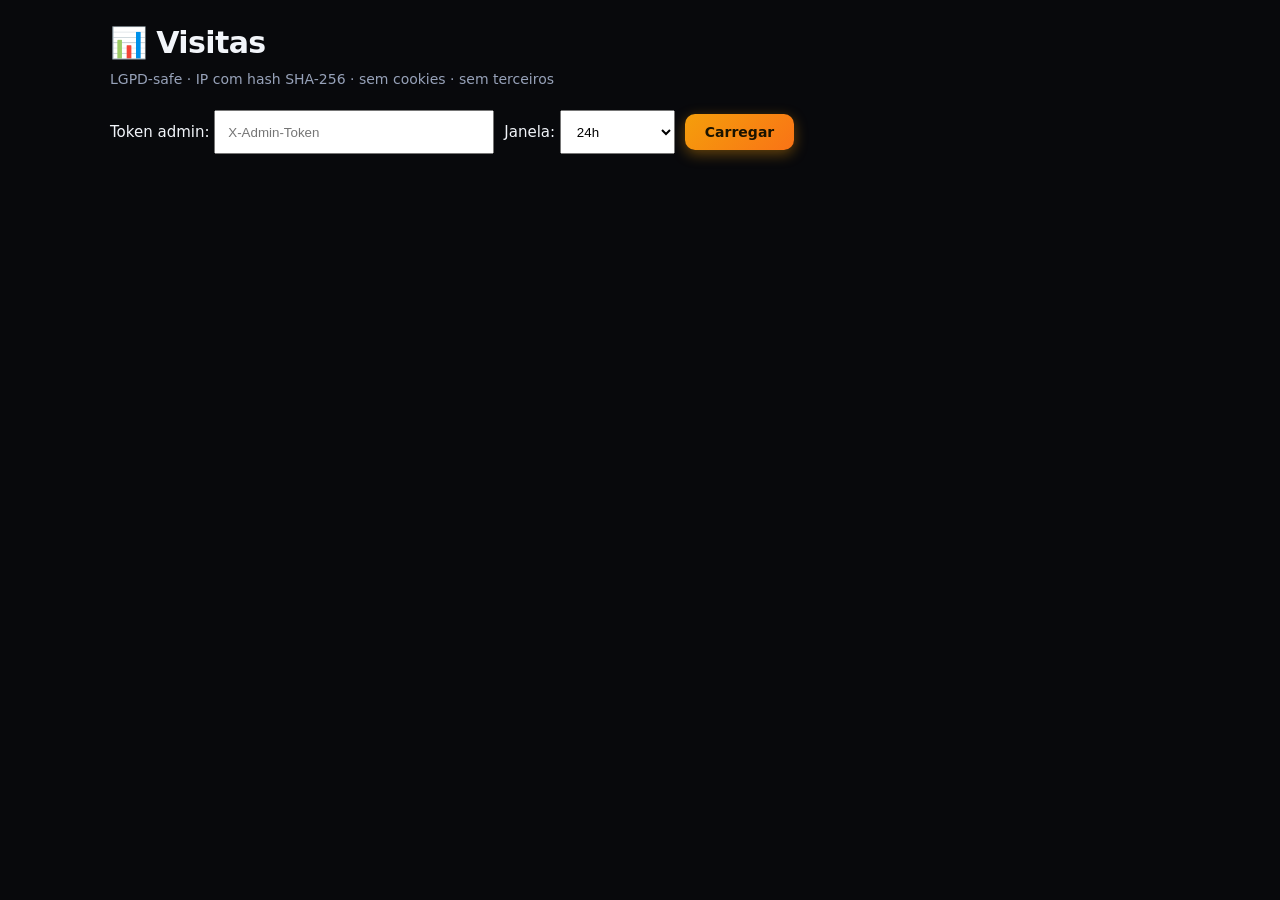
<file: static/admin-visitas.html>
<!DOCTYPE html>
<html lang="pt-BR">
<head>
<meta charset="UTF-8" />
<meta name="viewport" content="width=device-width, initial-scale=1" />
<meta name="robots" content="noindex, nofollow" />
<title>Visitas · Admin</title>
<link rel="stylesheet" href="/static/app.css" />
<style>
  body { padding: 20px; max-width: 1100px; margin: 0 auto; }
  h1 { margin-bottom: 4px; }
  .sub { color: var(--muted); font-size: 14px; margin-bottom: 20px; }
  .controles { display: flex; gap: 10px; align-items: center; margin-bottom: 24px; flex-wrap: wrap; }
  .controles input, .controles select { padding: 8px 12px; min-height: 44px; }
  .kpis { display: grid; grid-template-columns: repeat(auto-fit, minmax(160px, 1fr)); gap: 12px; margin-bottom: 24px; }
  .kpi { background: var(--surface-2); border: 1px solid var(--line); border-radius: var(--radius); padding: 16px; }
  .kpi-lab { font-size: 11px; color: var(--muted); letter-spacing: 1.5px; text-transform: uppercase; }
  .kpi-val { font-size: 32px; font-weight: 800; font-variant-numeric: tabular-nums; margin-top: 4px; }
  .cols { display: grid; grid-template-columns: 1fr 1fr; gap: 16px; margin-bottom: 24px; }
  @media (max-width: 760px) { .cols { grid-template-columns: 1fr; } }
  .painel { background: var(--surface-2); border: 1px solid var(--line); border-radius: var(--radius); padding: 16px; }
  .painel h3 { margin: 0 0 12px; font-size: 14px; letter-spacing: 1px; text-transform: uppercase; color: var(--muted); }
  .lista-item { display: flex; justify-content: space-between; padding: 6px 0; border-bottom: 1px solid var(--line); font-size: 14px; }
  .lista-item:last-child { border-bottom: none; }
  .lista-path { font-family: monospace; color: var(--fg); overflow: hidden; text-overflow: ellipsis; max-width: 70%; }
  .lista-n { font-weight: 700; font-variant-numeric: tabular-nums; }
  .graf-barra { display: flex; align-items: flex-end; gap: 2px; height: 160px; margin-top: 12px; }
  .graf-barra .bar { flex: 1; background: var(--brand); border-radius: 3px 3px 0 0; min-height: 2px; position: relative; }
  .graf-barra .bar:hover { background: var(--brand-hover, #f0b429); }
  .vazio { text-align: center; color: var(--muted); padding: 40px 0; }
  .erro { background: #4a1515; border: 1px solid #ef4444; padding: 12px; border-radius: 8px; color: #fecaca; }
</style>
</head>
<body>
  <h1>📊 Visitas</h1>
  <p class="sub">LGPD-safe · IP com hash SHA-256 · sem cookies · sem terceiros</p>

  <div class="controles">
    <label>Token admin: <input type="password" id="tok" placeholder="X-Admin-Token" autocomplete="off" style="width:280px"></label>
    <label>Janela:
      <select id="janela">
        <option value="1">Última hora</option>
        <option value="24" selected>24h</option>
        <option value="168">7 dias</option>
        <option value="720">30 dias</option>
      </select>
    </label>
    <button class="btn-primary" id="btn-carregar">Carregar</button>
  </div>

  <div id="resp"></div>

<script>
const fmt = (n) => new Intl.NumberFormat("pt-BR").format(n);
const $ = (id) => document.getElementById(id);

// Persiste o token em localStorage pra não digitar toda vez
try { const t = localStorage.getItem("admin-tok"); if (t) $("tok").value = t; } catch(e) {}

$("btn-carregar").onclick = carregar;
$("janela").onchange = carregar;

async function carregar() {
  const tok = $("tok").value.trim();
  if (!tok) { $("resp").innerHTML = `<div class="erro">Token obrigatório.</div>`; return; }
  try { localStorage.setItem("admin-tok", tok); } catch(e) {}
  const j = $("janela").value;
  $("resp").innerHTML = `<div class="vazio">Carregando…</div>`;
  let d;
  try {
    const r = await fetch(`/api/admin/visitas?janela_h=${j}`, {
      headers: { "X-Admin-Token": tok },
    });
    if (!r.ok) throw new Error(`HTTP ${r.status}`);
    d = await r.json();
  } catch(err) {
    $("resp").innerHTML = `<div class="erro">Erro: ${err.message}</div>`;
    return;
  }
  render(d);
}

function render(d) {
  const maxH = Math.max(1, ...d.por_hora.map(h => h.n));
  const barras = d.por_hora.map(h => {
    const alt = (h.n / maxH * 100).toFixed(1);
    const data = new Date(h.h).toLocaleString("pt-BR", { day: "2-digit", month: "2-digit", hour: "2-digit" });
    return `<div class="bar" style="height:${alt}%" title="${data}: ${fmt(h.n)} visitas · ${fmt(h.u)} únicos"></div>`;
  }).join("");

  $("resp").innerHTML = `
    <div class="kpis">
      <div class="kpi"><div class="kpi-lab">Visitas</div><div class="kpi-val">${fmt(d.total)}</div></div>
      <div class="kpi"><div class="kpi-lab">Únicos</div><div class="kpi-val">${fmt(d.unicos)}</div></div>
      <div class="kpi"><div class="kpi-lab">Bots</div><div class="kpi-val">${fmt(d.bots)}</div></div>
      <div class="kpi"><div class="kpi-lab">Média/visitante</div><div class="kpi-val">${d.unicos ? (d.total/d.unicos).toFixed(1) : "0"}</div></div>
    </div>
    <div class="painel">
      <h3>Visitas por hora (${d.janela_h}h)</h3>
      ${d.por_hora.length ? `<div class="graf-barra">${barras}</div>` : `<div class="vazio">Sem dados nesta janela.</div>`}
    </div>
    <div class="cols">
      <div class="painel">
        <h3>Páginas mais vistas</h3>
        ${d.top_paths.length ? d.top_paths.map(p =>
          `<div class="lista-item"><span class="lista-path">${p.path || "/"}</span><span class="lista-n">${fmt(p.n)}</span></div>`
        ).join("") : `<div class="vazio">—</div>`}
      </div>
      <div class="painel">
        <h3>Navegadores</h3>
        ${d.top_ua.length ? d.top_ua.map(u =>
          `<div class="lista-item"><span>${u.ua}</span><span class="lista-n">${fmt(u.n)}</span></div>`
        ).join("") : `<div class="vazio">—</div>`}
      </div>
    </div>
    <div class="painel">
      <h3>De onde vieram (referrer)</h3>
      ${d.top_referrers.length ? d.top_referrers.map(r =>
        `<div class="lista-item"><span class="lista-path">${r.ref}</span><span class="lista-n">${fmt(r.n)}</span></div>`
      ).join("") : `<div class="vazio">Nenhum referrer — tudo acesso direto ou com referrer ocultado.</div>`}
    </div>
  `;
}

// Auto-carrega se o token já estiver preenchido
if ($("tok").value) carregar();
</script>
</body>
</html>
</file>
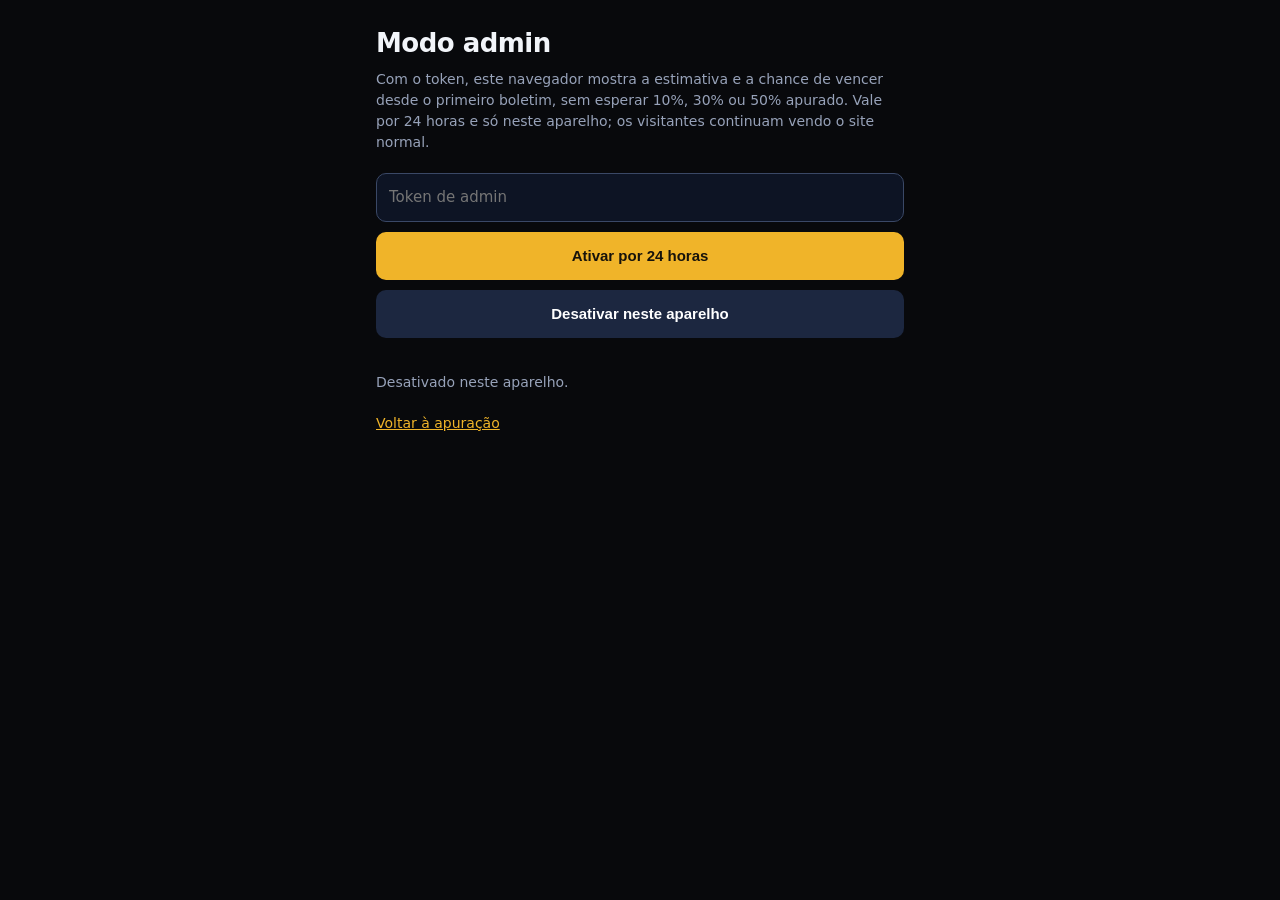
<file: static/admin.html>
<!DOCTYPE html>
<html lang="pt-BR">
<head>
<meta charset="UTF-8" />
<meta name="viewport" content="width=device-width, initial-scale=1" />
<meta name="robots" content="noindex, nofollow" />
<title>Modo admin · Apuração 2026</title>
<link rel="stylesheet" href="/static/app.css" />
<style>
  body { padding: 24px 16px; max-width: 560px; margin: 0 auto; }
  h1 { margin: 0 0 6px; font-size: 26px; }
  .sub { color: var(--muted); font-size: 14px; line-height: 1.5; margin: 0 0 20px; }
  form { display: grid; gap: 10px; }
  input { padding: 12px; min-height: 48px; font: inherit; border-radius: 10px; border: 1px solid #3a4866; background: #0d1424; color: #fff; }
  button { min-height: 48px; border: 0; border-radius: 10px; font: 700 15px Inter, sans-serif; cursor: pointer; background: #f0b429; color: #17130b; }
  button.sec { background: #1c2740; color: #fff; }
  .msg { min-height: 22px; font-size: 14px; margin-top: 12px; }
  .ok { color: #22c55e; } .erro { color: #ff6b72; }
  a { color: #f0b429; }
</style>
</head>
<body>
<h1>Modo admin</h1>
<p class="sub">Com o token, este navegador mostra a estimativa e a chance de vencer desde o primeiro boletim, sem esperar 10%, 30% ou 50% apurado. Vale por 24 horas e só neste aparelho; os visitantes continuam vendo o site normal.</p>
<form id="f">
  <input id="t" type="password" placeholder="Token de admin" autocomplete="current-password" required>
  <button type="submit">Ativar por 24 horas</button>
  <button type="button" class="sec" id="sair">Desativar neste aparelho</button>
</form>
<p class="msg" id="msg"></p>
<p class="sub" id="estado"></p>
<p class="sub"><a href="/">Voltar à apuração</a></p>
<script>
const CHAVE = "elei-es:admin";
function estado() {
  let a = null;
  try { a = JSON.parse(localStorage.getItem(CHAVE) || "null"); } catch (e) {}
  const el = document.getElementById("estado");
  if (a && a.ate > Date.now()) {
    el.textContent = "Ativo até " + new Date(a.ate).toLocaleString("pt-BR", { timeZone: "America/Sao_Paulo" }) + " (horário de Brasília).";
  } else el.textContent = "Desativado neste aparelho.";
}
document.getElementById("f").addEventListener("submit", async (e) => {
  e.preventDefault();
  const token = document.getElementById("t").value.trim();
  const msg = document.getElementById("msg");
  msg.className = "msg"; msg.textContent = "Conferindo…";
  try {
    const r = await fetch("/api/admin/status", { headers: { "X-Admin-Token": token }, cache: "no-store" });
    if (!r.ok) throw new Error();
    localStorage.setItem(CHAVE, JSON.stringify({ token, ate: Date.now() + 24 * 3600 * 1000 }));
    msg.className = "msg ok"; msg.textContent = "Modo admin ativo. Abrindo a apuração…";
    setTimeout(() => { location.href = "/"; }, 900);
  } catch (err) {
    msg.className = "msg erro"; msg.textContent = "Token inválido.";
  }
  estado();
});
document.getElementById("sair").addEventListener("click", () => {
  try { localStorage.removeItem(CHAVE); } catch (e) {}
  const msg = document.getElementById("msg");
  msg.className = "msg ok"; msg.textContent = "Modo admin desativado neste aparelho.";
  estado();
});
estado();
</script>
</body>
</html>
</file>
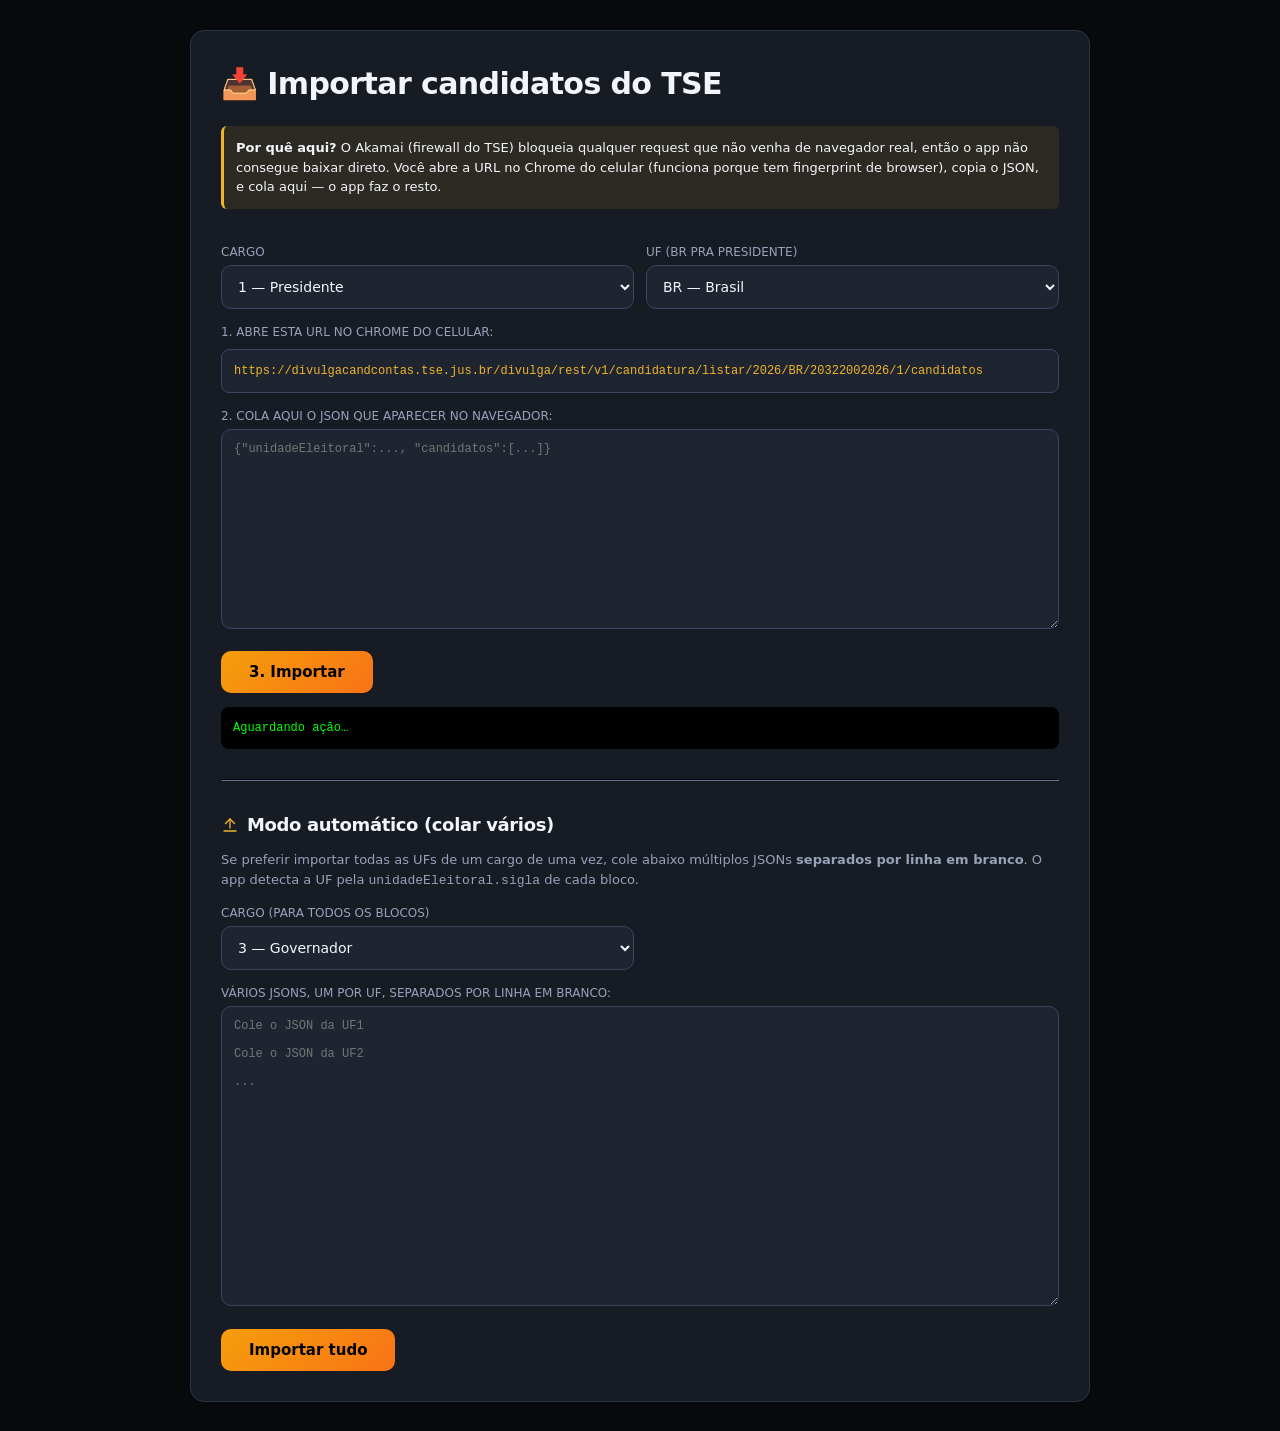
<file: static/importar.html>
<!doctype html>
<html lang="pt-BR">
<head>
<meta charset="utf-8" />
<meta name="viewport" content="width=device-width, initial-scale=1" />
<title>Importar candidatos do TSE</title>
<link rel="stylesheet" href="/static/app.css">
<style>
.imp {
  max-width: 900px; margin: 30px auto; padding: 30px;
  background: var(--bg-2); border-radius: 14px; border: 1px solid var(--line);
}
.imp h1 { margin-bottom: 20px; }
.imp label { display: block; margin: 14px 0 4px; font-size: 12px; text-transform: uppercase; color: var(--muted); }
.imp select, .imp textarea, .imp input {
  width: 100%; background: var(--bg-3); color: var(--fg);
  border: 1px solid var(--line-2); border-radius: 10px;
  padding: 12px; font-family: inherit; font-size: 14px;
}
.imp textarea { min-height: 200px; font-family: monospace; font-size: 12px; }
.linha { display: grid; grid-template-columns: 1fr 1fr; gap: 12px; }
.url-copiar {
  background: var(--bg-3); border: 1px solid var(--line-2); border-radius: 8px;
  padding: 12px; font-family: monospace; font-size: 12px;
  word-break: break-all; margin-top: 8px;
  color: var(--a); cursor: pointer;
}
.url-copiar:hover { background: var(--bg-1); }
.btn { background: var(--grad-a); color: #000; font-weight: 700;
       padding: 12px 28px; border: none; border-radius: 10px;
       cursor: pointer; margin-top: 16px; font-size: 15px; }
.btn:disabled { opacity: 0.5; cursor: not-allowed; }
.log { background: #000; color: #0f0; padding: 12px; border-radius: 8px;
       font-family: monospace; font-size: 12px; margin-top: 14px;
       max-height: 300px; overflow-y: auto; white-space: pre-wrap; }
.aviso { padding: 12px; background: rgba(240,180,41,0.1); border-left: 3px solid var(--a);
         border-radius: 6px; margin-bottom: 20px; font-size: 13px; }
</style>
</head>
<body>
<div class="imp">
  <h1>📥 Importar candidatos do TSE</h1>

  <div class="aviso">
    <strong>Por quê aqui?</strong> O Akamai (firewall do TSE) bloqueia qualquer request que não venha de navegador real, então o app não consegue baixar direto. Você abre a URL no Chrome do celular (funciona porque tem fingerprint de browser), copia o JSON, e cola aqui — o app faz o resto.
  </div>

  <div class="linha">
    <div>
      <label>Cargo</label>
      <select id="cargo">
        <option value="1">1 — Presidente</option>
        <option value="3">3 — Governador</option>
        <option value="5">5 — Senador</option>
        <option value="6">6 — Deputado Federal</option>
        <option value="7">7 — Deputado Estadual</option>
      </select>
    </div>
    <div>
      <label>UF (BR pra Presidente)</label>
      <select id="uf">
        <option value="BR">BR — Brasil</option>
        <option value="AC">AC</option><option value="AL">AL</option>
        <option value="AM">AM</option><option value="AP">AP</option>
        <option value="BA">BA</option><option value="CE">CE</option>
        <option value="DF">DF</option><option value="ES">ES</option>
        <option value="GO">GO</option><option value="MA">MA</option>
        <option value="MG">MG</option><option value="MS">MS</option>
        <option value="MT">MT</option><option value="PA">PA</option>
        <option value="PB">PB</option><option value="PE">PE</option>
        <option value="PI">PI</option><option value="PR">PR</option>
        <option value="RJ">RJ</option><option value="RN">RN</option>
        <option value="RO">RO</option><option value="RR">RR</option>
        <option value="RS">RS</option><option value="SC">SC</option>
        <option value="SE">SE</option><option value="SP">SP</option>
        <option value="TO">TO</option>
      </select>
    </div>
  </div>

  <label>1. Abre esta URL no Chrome do celular:</label>
  <div class="url-copiar" id="url-tse" onclick="copiar(this.textContent)">—</div>

  <label>2. Cola aqui o JSON que aparecer no navegador:</label>
  <textarea id="json" placeholder='{"unidadeEleitoral":..., "candidatos":[...]}'></textarea>

  <button class="btn" id="btn-importar">3. Importar</button>

  <div class="log" id="log">Aguardando ação…</div>

  <hr style="margin: 30px 0; border-color: var(--line);">

  <h2 style="font-size: 18px; margin-bottom: 12px; display: flex; align-items: center; gap: 8px;">
    <svg width="18" height="18" viewBox="0 0 24 24" fill="none" stroke="currentColor" stroke-width="1.8" stroke-linecap="round" stroke-linejoin="round" style="color: var(--brand)">
      <path d="M12 4v12"/><path d="M6 10l6-6 6 6"/><path d="M4 20h16"/>
    </svg>
    Modo automático (colar vários)
  </h2>
  <p style="color: var(--muted); font-size: 13px;">
    Se preferir importar todas as UFs de um cargo de uma vez, cole abaixo múltiplos JSONs
    <strong>separados por linha em branco</strong>. O app detecta a UF pela <code>unidadeEleitoral.sigla</code> de cada bloco.
  </p>
  <div class="linha">
    <div>
      <label>Cargo (para todos os blocos)</label>
      <select id="cargo-batch">
        <option value="1">1 — Presidente</option>
        <option value="3" selected>3 — Governador</option>
        <option value="5">5 — Senador</option>
        <option value="6">6 — Deputado Federal</option>
        <option value="7">7 — Deputado Estadual</option>
      </select>
    </div>
    <div></div>
  </div>
  <label>Vários JSONs, um por UF, separados por linha em branco:</label>
  <textarea id="batch" placeholder="Cole o JSON da UF1&#10;&#10;Cole o JSON da UF2&#10;&#10;..." style="min-height: 300px;"></textarea>
  <button class="btn" id="btn-batch">Importar tudo</button>
</div>

<script>
const COD_ELEICAO = 20322002026;

function url() {
  const c = document.getElementById("cargo").value;
  const u = document.getElementById("uf").value;
  return `https://divulgacandcontas.tse.jus.br/divulga/rest/v1/candidatura/listar/2026/${u}/${COD_ELEICAO}/${c}/candidatos`;
}

function atualizarUrl() {
  document.getElementById("url-tse").textContent = url();
}
document.getElementById("cargo").addEventListener("change", atualizarUrl);
document.getElementById("uf").addEventListener("change", atualizarUrl);
atualizarUrl();

function copiar(t) {
  navigator.clipboard?.writeText(t);
  log("✂ URL copiada para colar no Chrome");
}

function log(msg) {
  const el = document.getElementById("log");
  el.textContent += "\n" + msg;
  el.scrollTop = el.scrollHeight;
}

async function importar(cargo, uf, jsonStr) {
  try {
    const j = JSON.parse(jsonStr);
    const r = await fetch("/api/admin/importar-candidatos", {
      method: "POST",
      headers: { "content-type": "application/json" },
      body: JSON.stringify({ cargo: +cargo, uf, json: j }),
    });
    const data = await r.json();
    if (r.ok) {
      log(`✓ cargo=${cargo} uf=${uf}: ${data.atualizados} candidatos`);
    } else {
      log(`✗ cargo=${cargo} uf=${uf}: ${JSON.stringify(data)}`);
    }
  } catch (e) {
    log(`✗ cargo=${cargo} uf=${uf}: ${e.message}`);
  }
}

document.getElementById("btn-importar").addEventListener("click", async () => {
  const cargo = document.getElementById("cargo").value;
  const uf = document.getElementById("uf").value;
  const jsonStr = document.getElementById("json").value.trim();
  if (!jsonStr) return log("Cola o JSON primeiro");
  log(`Enviando cargo=${cargo} uf=${uf}...`);
  await importar(cargo, uf, jsonStr);
});

document.getElementById("btn-batch").addEventListener("click", async () => {
  const cargo = document.getElementById("cargo-batch").value;
  const bruto = document.getElementById("batch").value.trim();
  if (!bruto) return log("Cola pelo menos um JSON");
  const blocos = bruto.split(/\n\s*\n/).map(b => b.trim()).filter(Boolean);
  log(`Batch: ${blocos.length} blocos detectados`);
  for (const b of blocos) {
    try {
      const j = JSON.parse(b);
      const uf = j.unidadeEleitoral?.sigla || "BR";
      await importar(cargo, uf, b);
    } catch (e) {
      log(`✗ bloco inválido: ${e.message.slice(0, 80)}`);
    }
  }
  log("✔ Batch completo");
});
</script>
</body>
</html>
</file>
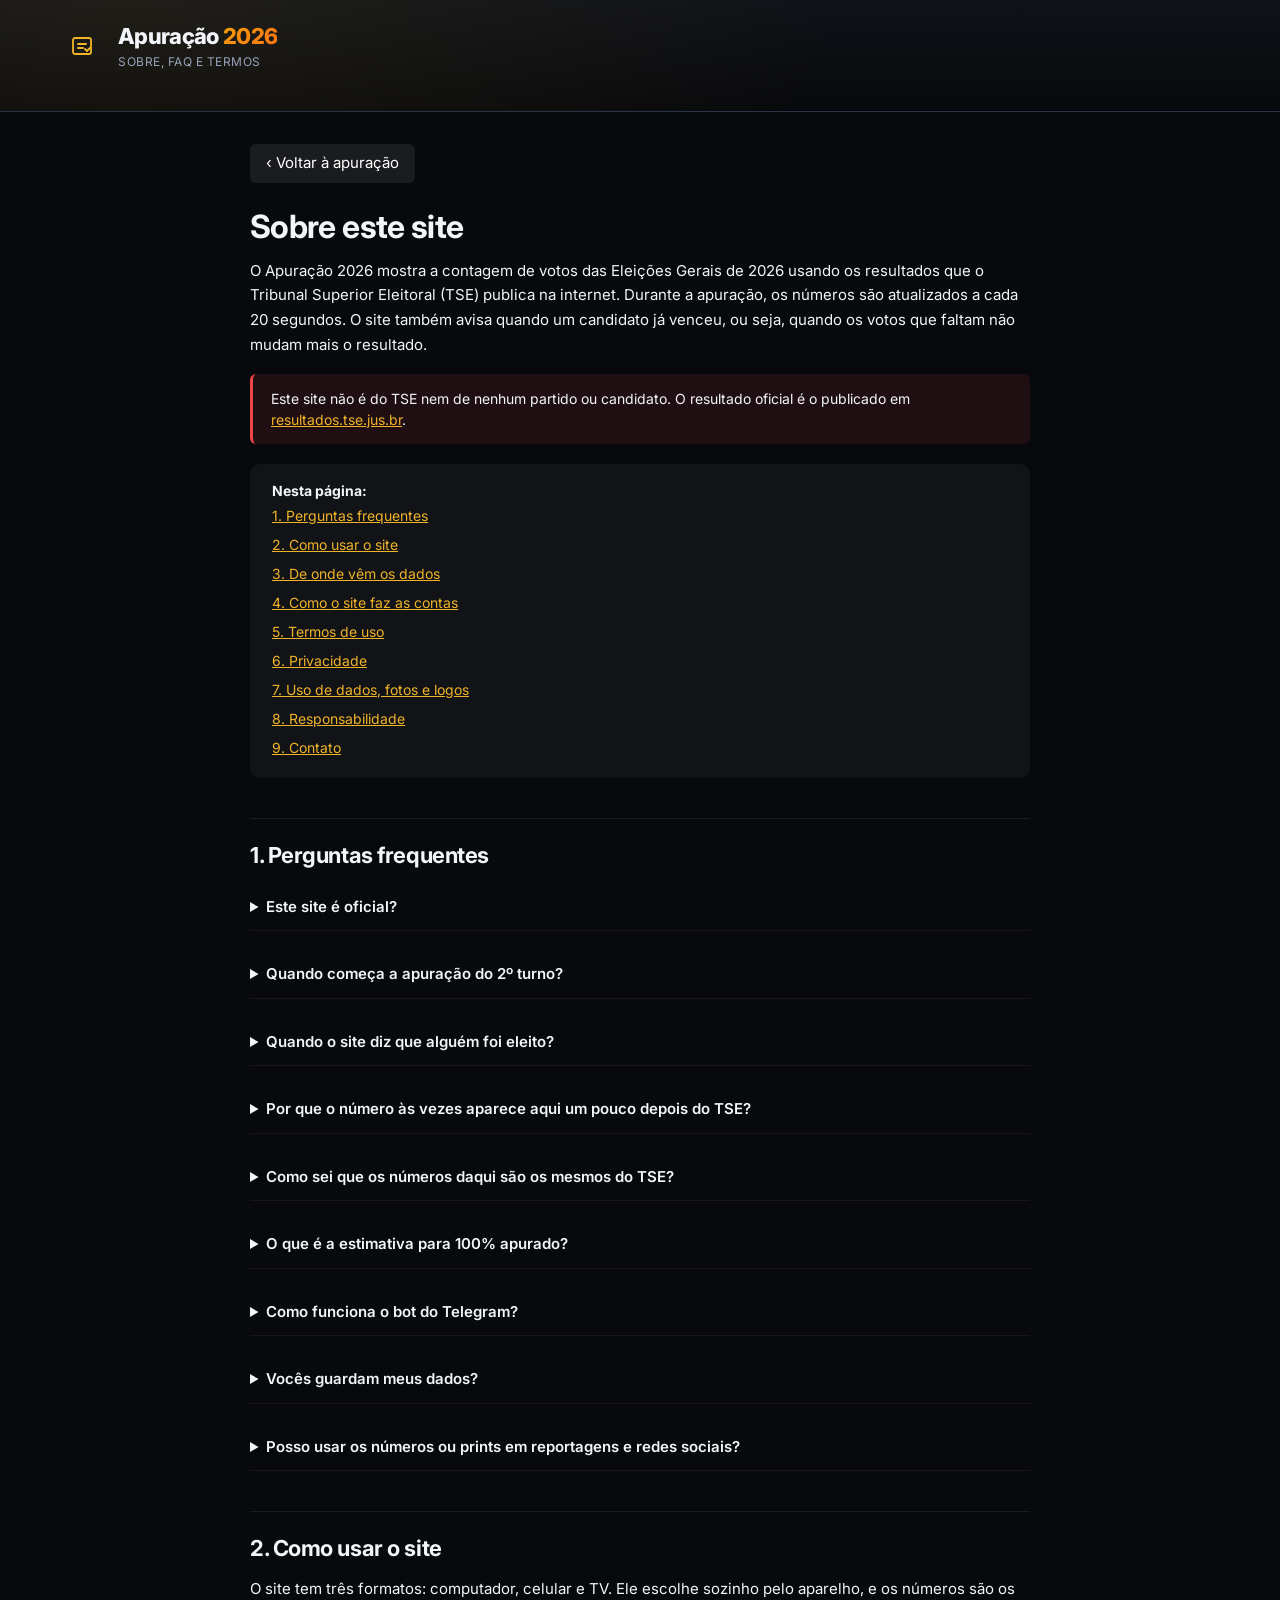
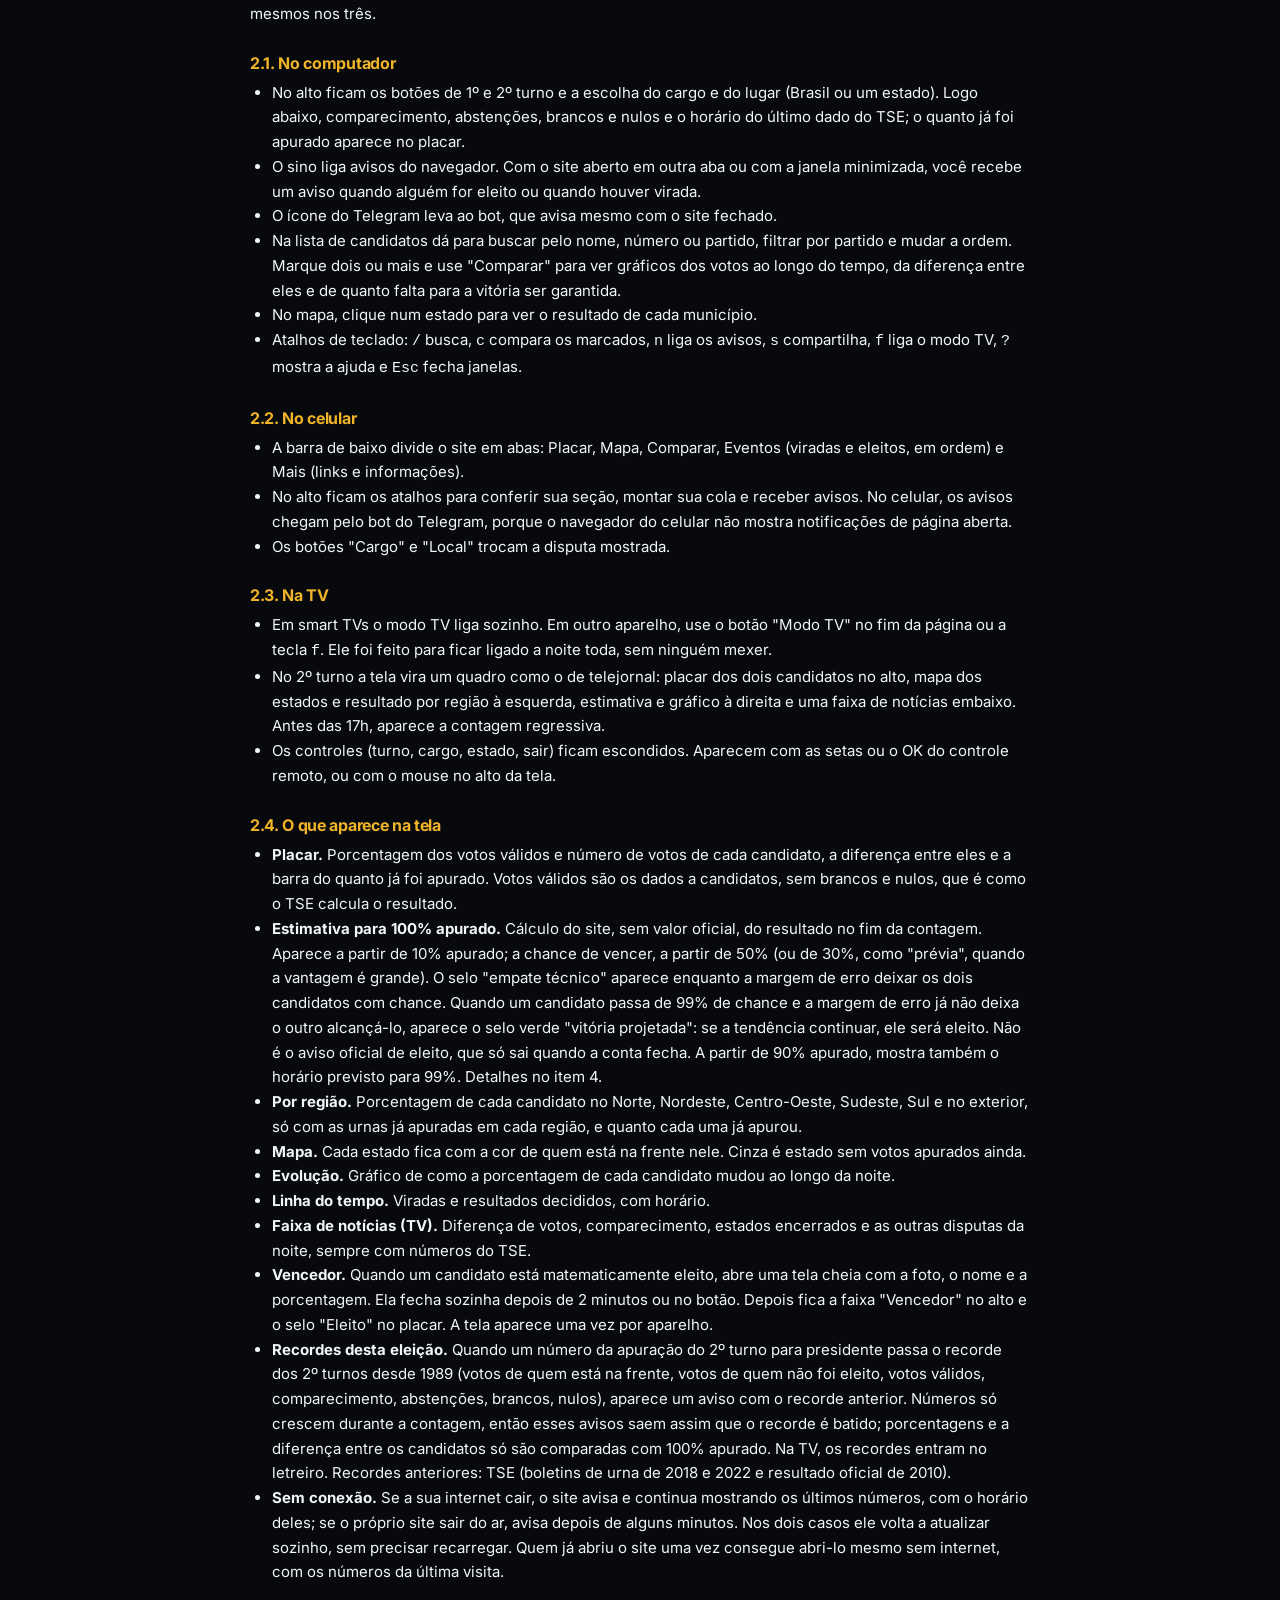
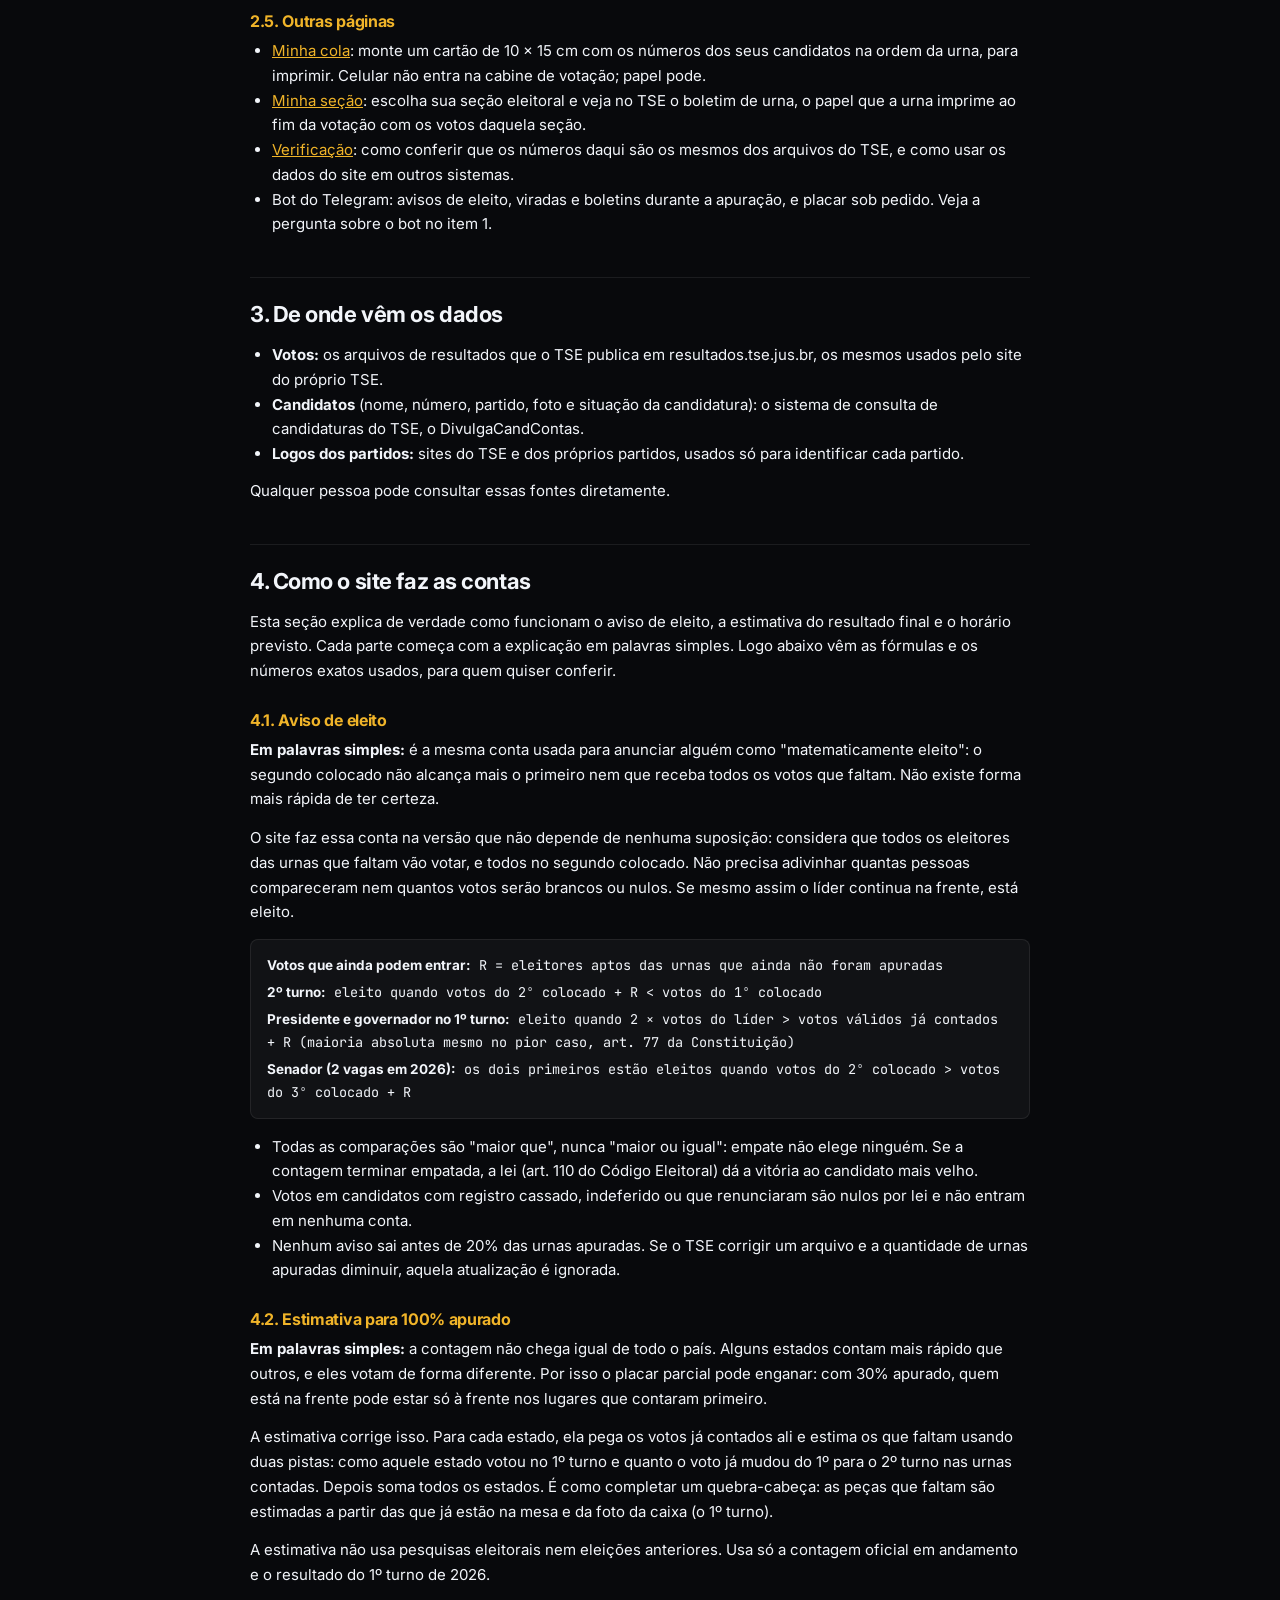
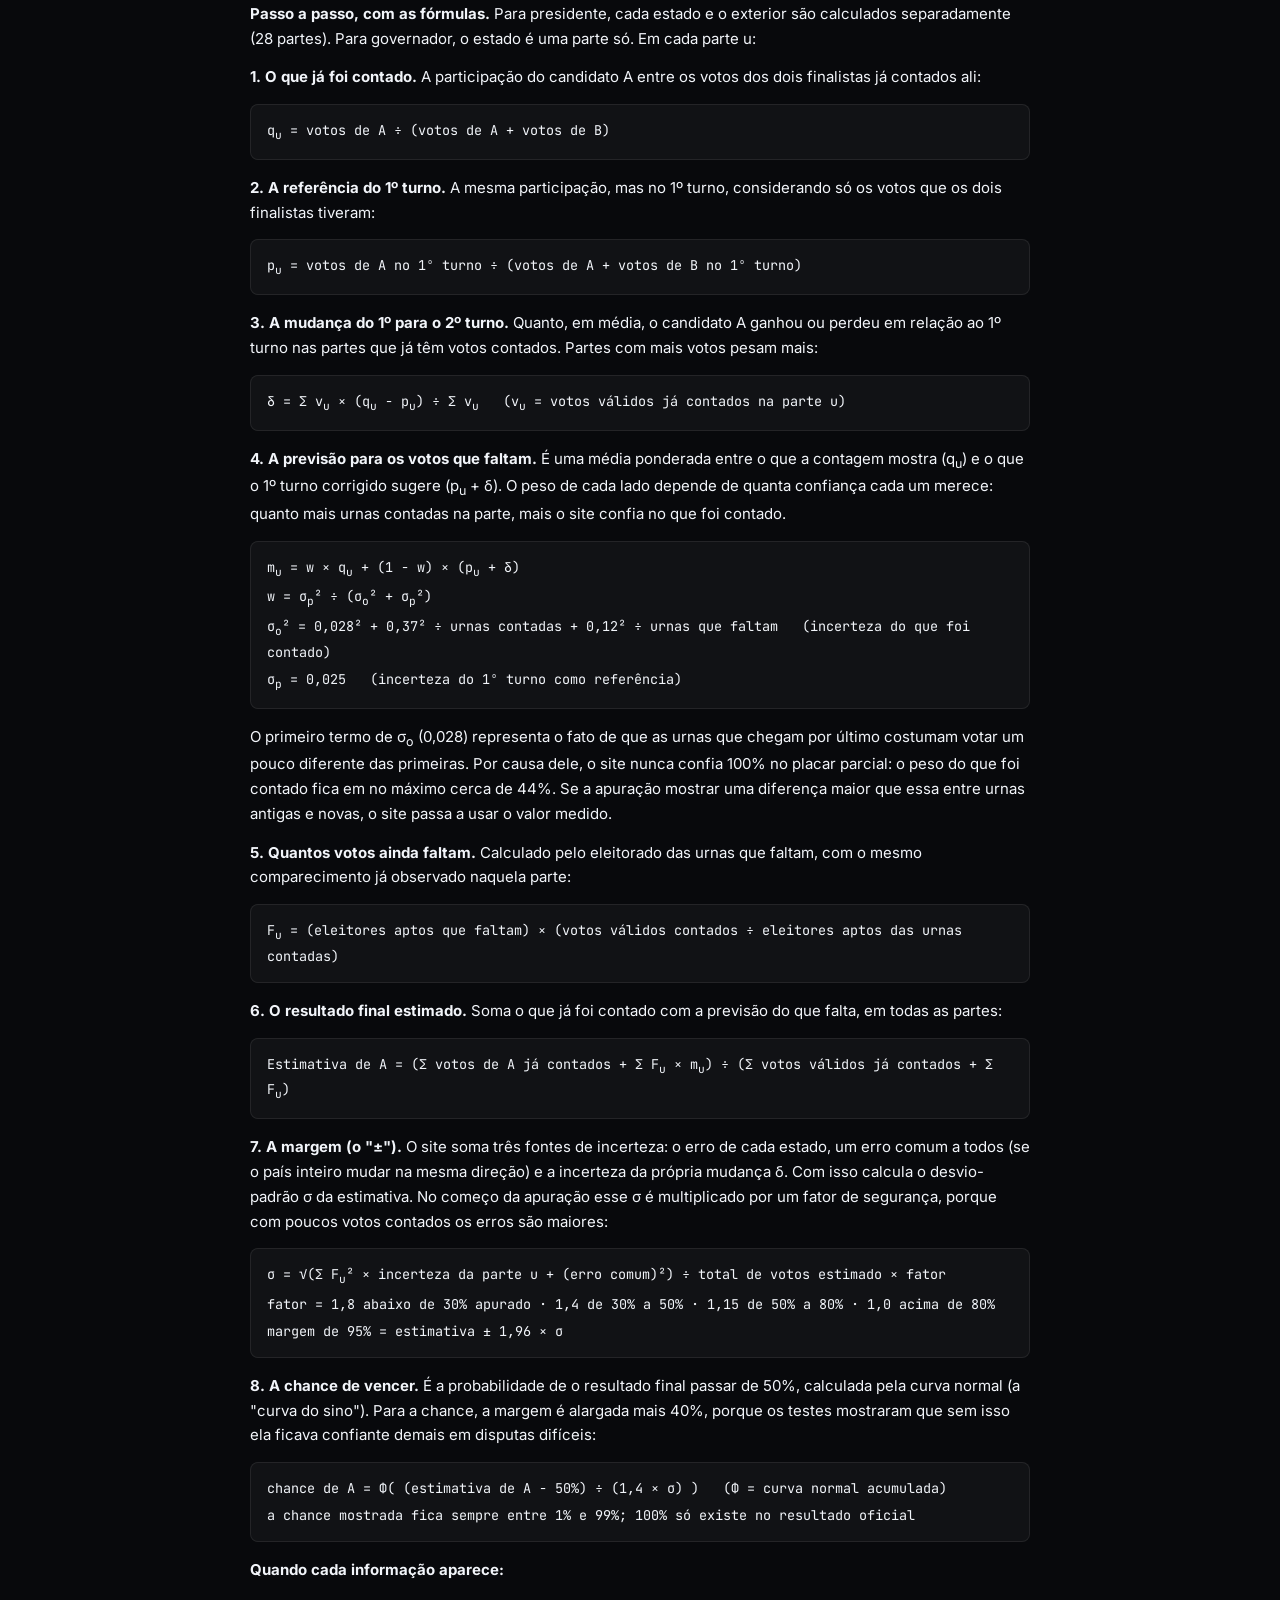
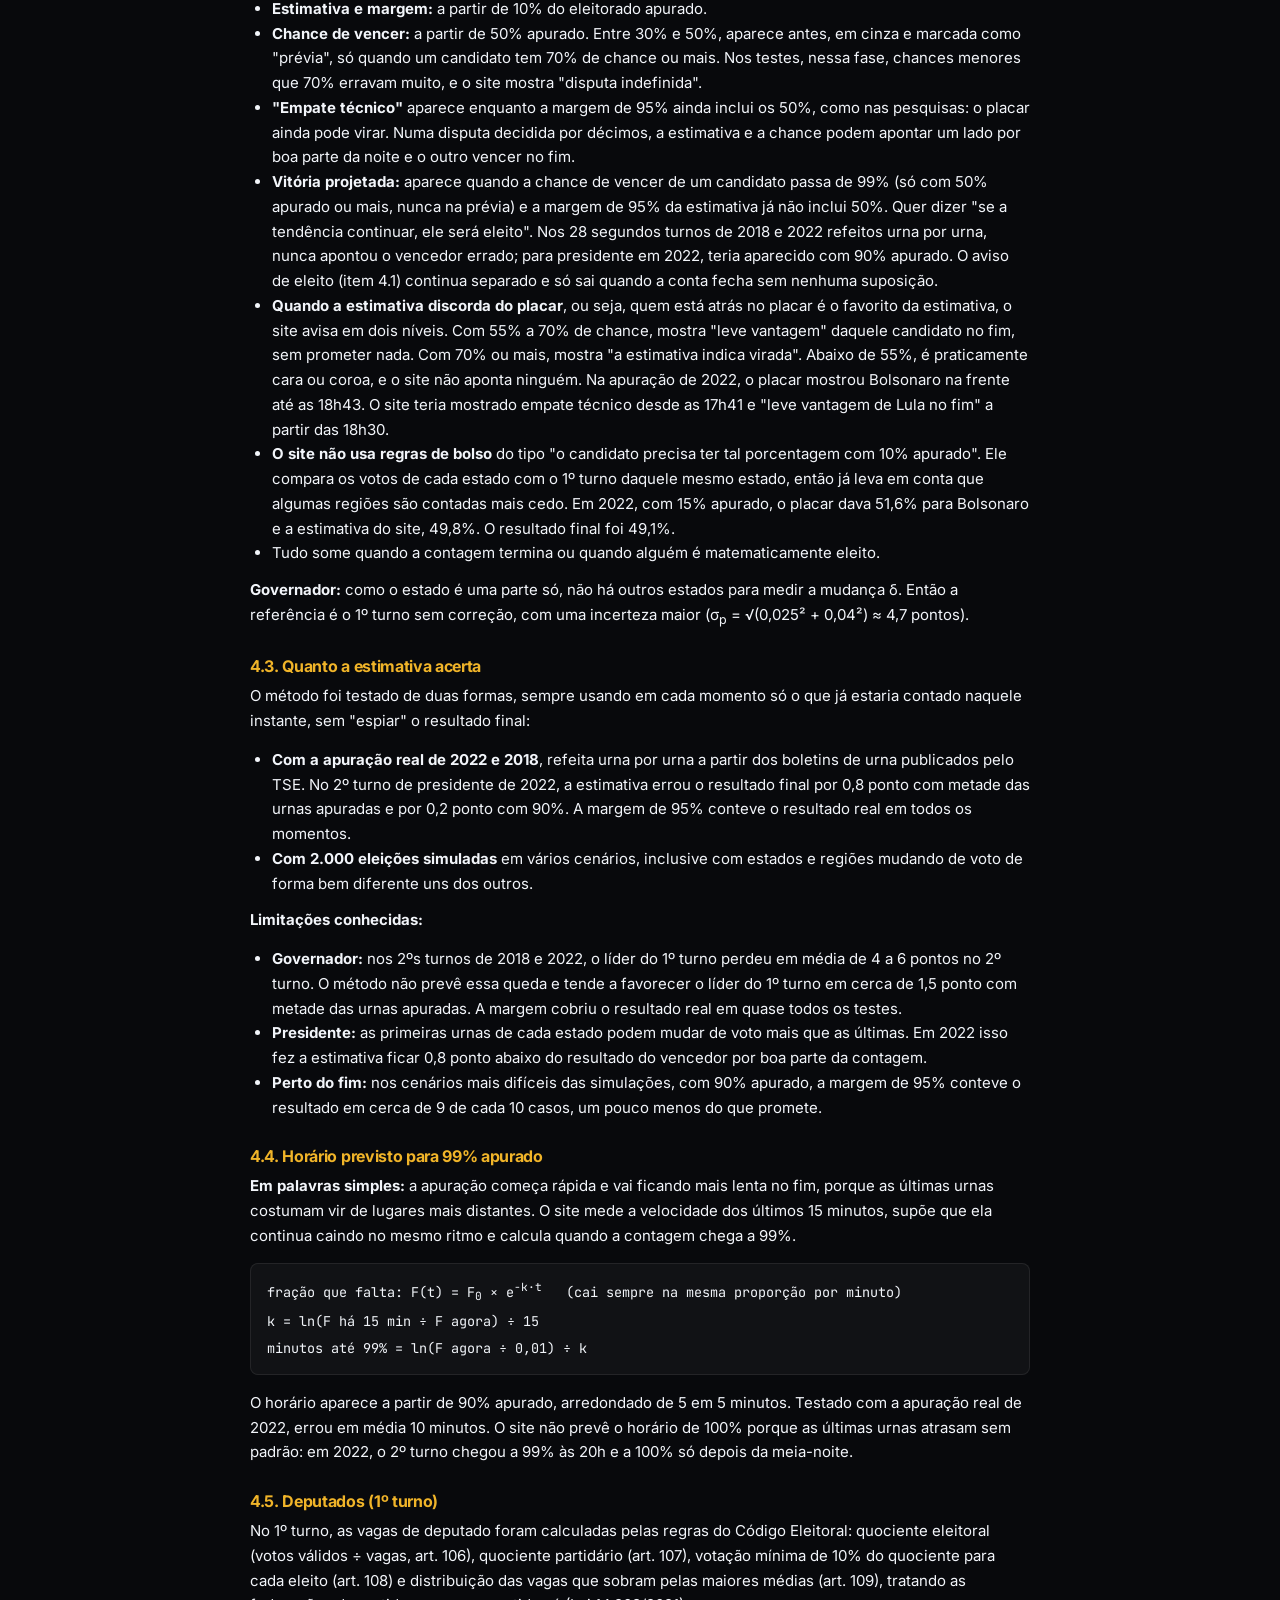
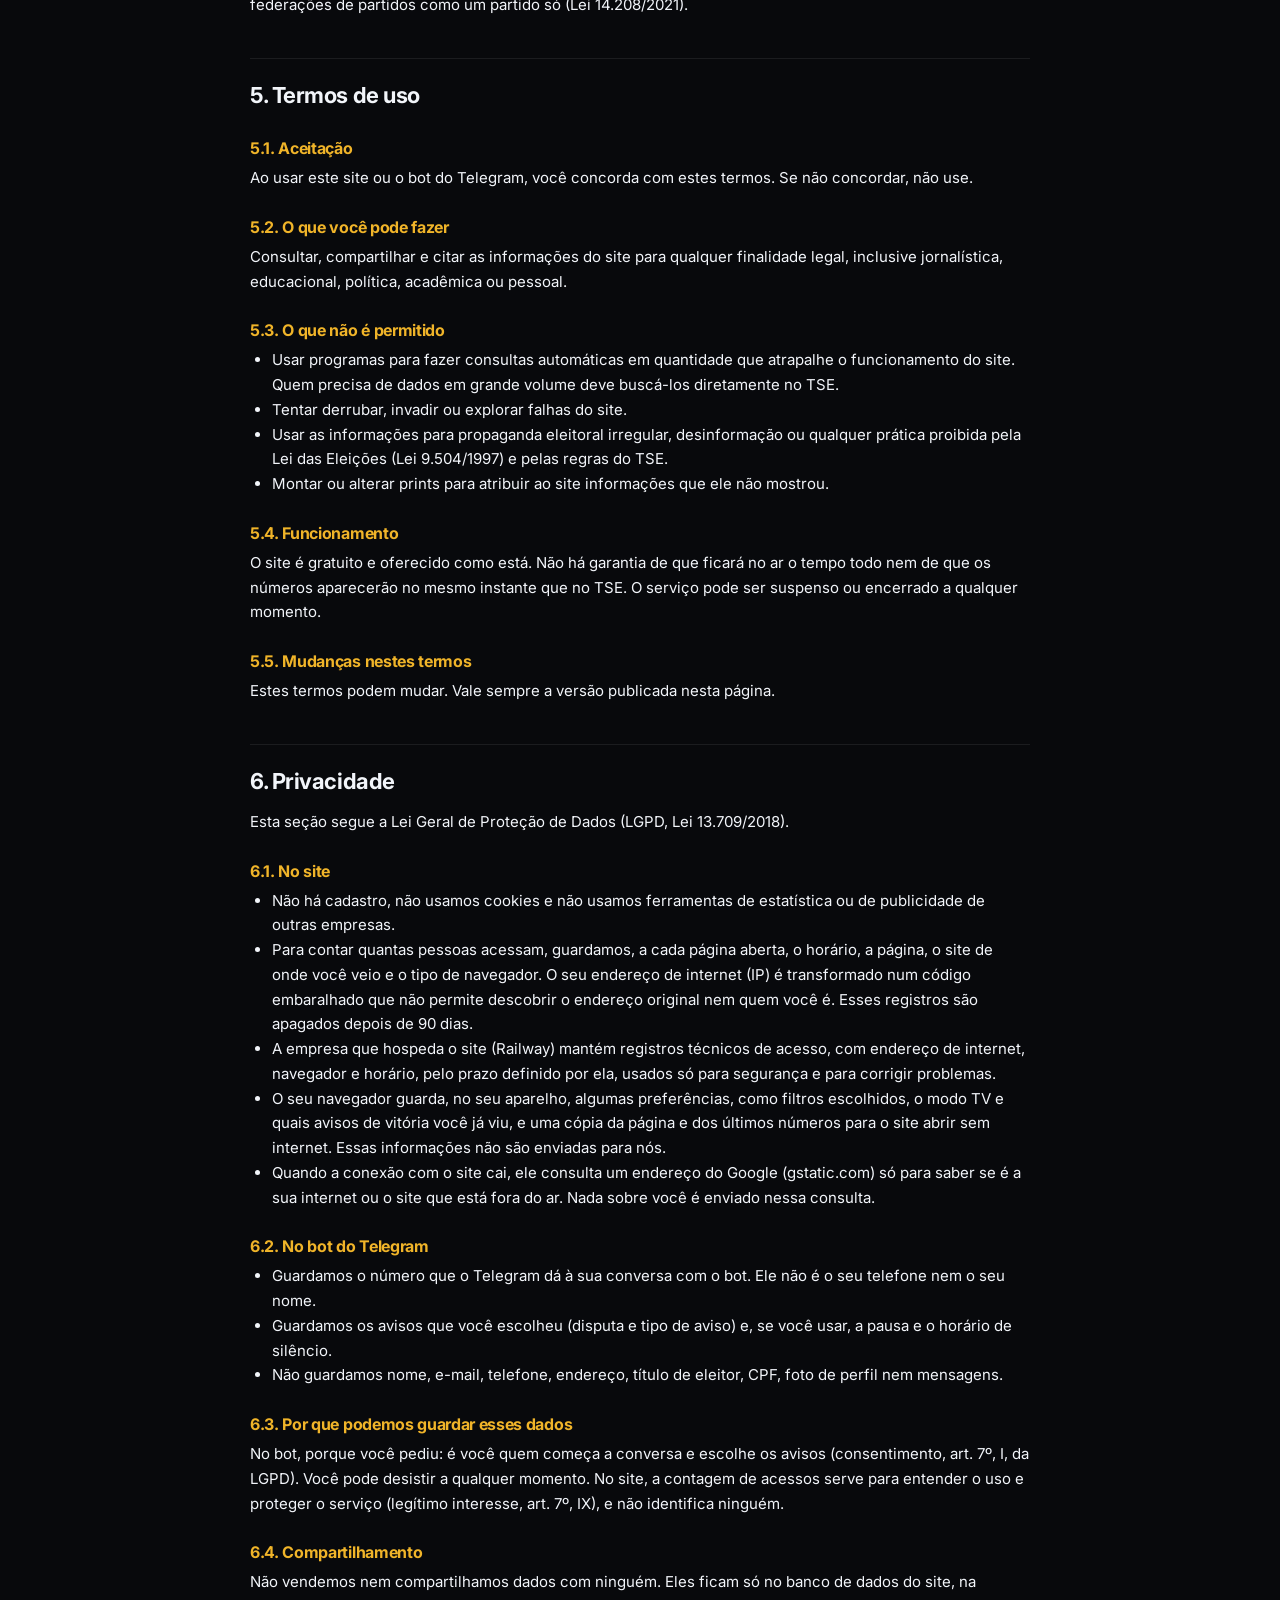
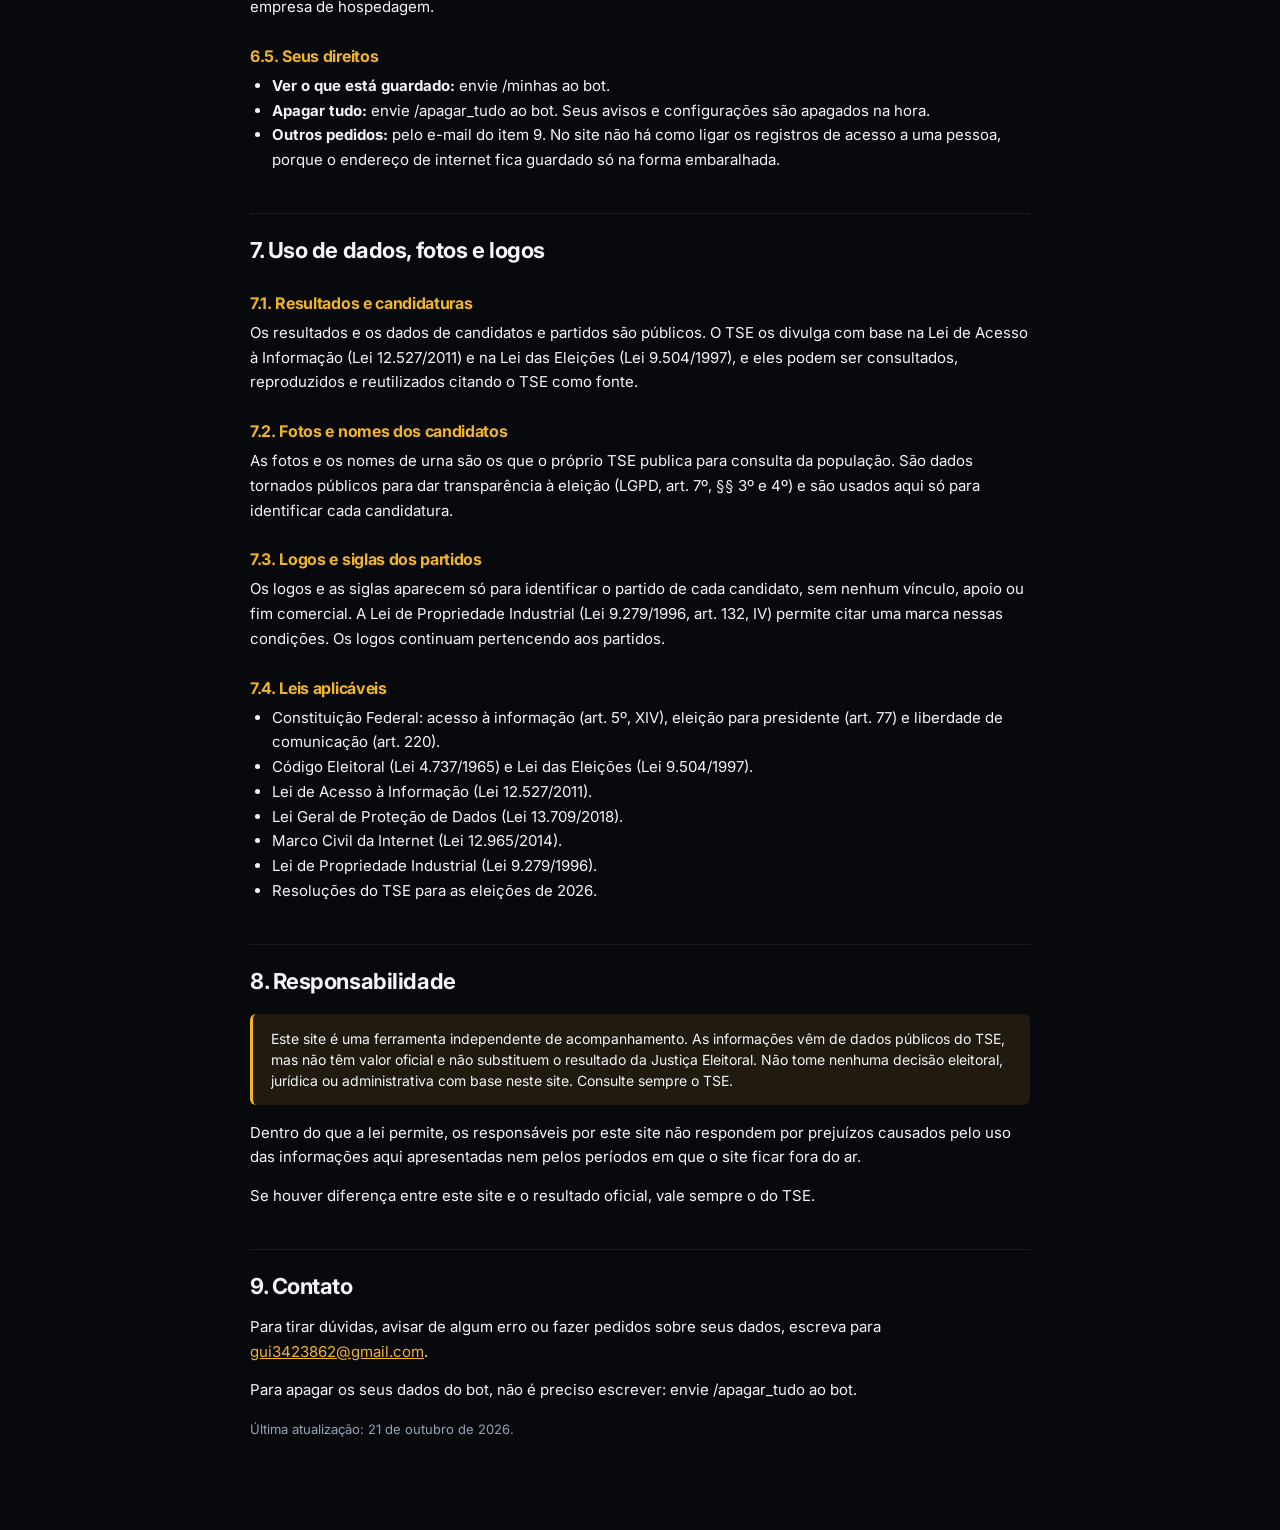
<file: static/sobre.html>
<!doctype html>
<html lang="pt-BR">
<head>
<meta charset="utf-8" />
<meta name="viewport" content="width=device-width, initial-scale=1" />
<meta name="description" content="Sobre o Apuração 2026: perguntas frequentes, como o site calcula, termos de uso e privacidade. Site não oficial de acompanhamento da apuração das eleições de 2026." />
<link rel="preconnect" href="https://fonts.googleapis.com">
<link rel="preconnect" href="https://fonts.gstatic.com" crossorigin>
<link href="https://fonts.googleapis.com/css2?family=Inter:wght@400;500;600;700;800&family=JetBrains+Mono:wght@500&display=swap" rel="stylesheet">
<title>Sobre · Apuração 2026</title>
<link rel="stylesheet" href="/static/app.css" />
<style>
.pagina-legal { max-width: 820px; margin: 0 auto; padding: 32px 20px 80px; }
.pagina-legal h1 { font-size: 32px; margin-bottom: 8px; }
.pagina-legal h2 { font-size: 22px; margin-top: 40px; margin-bottom: 12px;
  padding-top: 20px; border-top: 1px solid rgba(255,255,255,.08); }
.pagina-legal h3 { font-size: 16px; margin-top: 24px; margin-bottom: 6px; color: var(--gold, #f0b429); }
.pagina-legal p, .pagina-legal li { line-height: 1.65; font-size: 15px; }
.pagina-legal > p { margin: 0 0 14px; }
.pagina-legal ul, .pagina-legal ol { margin-left: 22px; margin-bottom: 12px; }
.pagina-legal a { color: var(--gold, #f0b429); text-decoration: underline; }
.pagina-legal .aviso { background: rgba(240,180,41,.1); border-left: 3px solid #f0b429;
  padding: 14px 18px; border-radius: 6px; margin: 16px 0; font-size: 14px; }
.pagina-legal .aviso.warn { background: rgba(239,68,68,.1); border-color: #ef4444; }
.pagina-legal .toc { background: rgba(255,255,255,.04); border-radius: 10px;
  padding: 16px 22px; margin: 20px 0 32px; font-size: 14px; }
.pagina-legal .toc a { display: block; padding: 4px 0; }
.pagina-legal small { color: var(--muted, #94a3b8); font-size: 13px; }
.pagina-legal .voltar { display: inline-block; margin-bottom: 20px; padding: 8px 16px;
  border-radius: 6px; background: rgba(255,255,255,.08); color: #fff; text-decoration: none; }
.faq-item { margin-bottom: 20px; }
.faq-item summary { cursor: pointer; font-weight: 600; padding: 12px 0;
  border-bottom: 1px solid rgba(255,255,255,.06); }
.faq-item summary:hover { color: var(--gold, #f0b429); }
.faq-item[open] summary { color: var(--gold, #f0b429); }
.faq-item p { padding: 12px 0; }
.pagina-legal .formula { background: rgba(255,255,255,.04); border: 1px solid rgba(255,255,255,.08);
  border-radius: 8px; padding: 10px 16px; margin: 8px 0 16px; overflow-x: auto; }
.pagina-legal .formula p { font-family: "JetBrains Mono", ui-monospace, monospace; font-size: 13.5px;
  line-height: 1.7; margin: 4px 0; white-space: normal; }
.pagina-legal .formula b { font-family: Inter, system-ui, sans-serif; }
</style>
</head>
<body>

<header class="hero" style="min-height: auto; padding: 20px 24px;">
  <nav class="nav" aria-label="Navegação principal">
    <a href="/" class="brand" style="text-decoration: none; color: inherit;">
      <div class="logo" aria-hidden="true">
        <svg width="24" height="24" viewBox="0 0 24 24" fill="none" stroke="currentColor" stroke-width="1.8" stroke-linecap="round" stroke-linejoin="round">
          <rect x="3" y="4" width="18" height="16" rx="2"/>
          <path d="M8 10h8M8 14h5"/>
          <path d="M15 15l2 2 3-3"/>
        </svg>
      </div>
      <div>
        <div class="brand-title">Apuração <span>2026</span></div>
        <div class="brand-sub">Sobre, FAQ e termos</div>
      </div>
    </a>
  </nav>
</header>

<main class="pagina-legal">
  <a href="/" class="voltar">‹ Voltar à apuração</a>

  <h1>Sobre este site</h1>
  <p>O Apuração 2026 mostra a contagem de votos das Eleições Gerais de 2026 usando os resultados que o Tribunal Superior Eleitoral (TSE) publica na internet. Durante a apuração, os números são atualizados a cada 20 segundos. O site também avisa quando um candidato já venceu, ou seja, quando os votos que faltam não mudam mais o resultado.</p>

  <div class="aviso warn">Este site não é do TSE nem de nenhum partido ou candidato. O resultado oficial é o publicado em <a href="https://resultados.tse.jus.br" target="_blank" rel="noopener">resultados.tse.jus.br</a>.</div>

  <nav class="toc">
    <strong>Nesta página:</strong>
    <a href="#faq">1. Perguntas frequentes</a>
    <a href="#guia">2. Como usar o site</a>
    <a href="#fontes">3. De onde vêm os dados</a>
    <a href="#metodologia">4. Como o site faz as contas</a>
    <a href="#termos">5. Termos de uso</a>
    <a href="#privacidade">6. Privacidade</a>
    <a href="#legal">7. Uso de dados, fotos e logos</a>
    <a href="#responsabilidade">8. Responsabilidade</a>
    <a href="#contato">9. Contato</a>
  </nav>

  <!-- ===================== FAQ ===================== -->
  <h2 id="faq">1. Perguntas frequentes</h2>

  <details class="faq-item">
    <summary>Este site é oficial?</summary>
    <p>Não. Ele mostra os mesmos números que o TSE publica, organizados de outro jeito. O resultado oficial é sempre o do TSE, em resultados.tse.jus.br.</p>
  </details>

  <details class="faq-item">
    <summary>Quando começa a apuração do 2º turno?</summary>
    <p>A votação termina às 17h (horário de Brasília) do domingo, 25 de outubro de 2026, e os primeiros números saem poucos minutos depois. No 2º turno há eleição para presidente em todo o país e para governador no Acre, no Amazonas, no Distrito Federal, no Espírito Santo, no Rio Grande do Norte e no Tocantins.</p>
  </details>

  <details class="faq-item">
    <summary>Quando o site diz que alguém foi eleito?</summary>
    <p>Quando o candidato está "matematicamente eleito": mesmo que todos os votos que ainda faltam fossem para o segundo colocado, ele não alcançaria o primeiro. É a mesma conta usada por qualquer veículo para anunciar o vencedor. O site a faz sem adivinhar quantas pessoas foram votar: considera que todos os eleitores das urnas que faltam votaram. A tela do eleito abre no mesmo instante em que o site recebe o arquivo do TSE que fecha a conta.</p>
  </details>

  <details class="faq-item">
    <summary>Por que o número às vezes aparece aqui um pouco depois do TSE?</summary>
    <p>O site consulta o TSE a cada 20 segundos. Um número que acabou de sair no TSE pode levar esse tempo para aparecer aqui.</p>
  </details>

  <details class="faq-item">
    <summary>Como sei que os números daqui são os mesmos do TSE?</summary>
    <p>Cada atualização do TSE vem num arquivo. O site guarda uma espécie de impressão digital de cada arquivo, que muda se qualquer número for alterado. Quem baixar o mesmo arquivo no TSE e calcular essa impressão digital chega ao mesmo resultado. A página <a href="/verificacao">Verificação</a> mostra como conferir.</p>
  </details>

  <details class="faq-item">
    <summary>O que é a estimativa para 100% apurado?</summary>
    <p>É um cálculo do site, sem valor oficial, que tenta prever o resultado final enquanto a contagem ainda está no meio. A explicação completa, com as fórmulas, está no item 4.</p>
  </details>

  <details class="faq-item">
    <summary>Como funciona o bot do Telegram?</summary>
    <p>Você escolhe a disputa (presidente ou governador de um estado com 2º turno) e os avisos que quer receber: quando alguém for eleito, quando houver virada, boletins durante a apuração (no início e com 25%, 50%, 75%, 90% e 100% das urnas) e, para presidente, viradas em cada estado. Também dá para pedir o placar e a estimativa a qualquer momento. Envie /help ao bot para ver todos os comandos.</p>
  </details>

  <details class="faq-item">
    <summary>Vocês guardam meus dados?</summary>
    <p>Quase nada. No bot, só o número que o Telegram dá à sua conversa e os avisos que você escolheu. No site, uma contagem de acessos que não permite saber quem você é. Não pedimos nome, e-mail nem telefone. Detalhes no item 6.</p>
  </details>

  <details class="faq-item">
    <summary>Posso usar os números ou prints em reportagens e redes sociais?</summary>
    <p>Sim. Os resultados são públicos. Cite o TSE como fonte; mencionar este site é opcional.</p>
  </details>

  <!-- ===================== GUIA ===================== -->
  <h2 id="guia">2. Como usar o site</h2>
  <p>O site tem três formatos: computador, celular e TV. Ele escolhe sozinho pelo aparelho, e os números são os mesmos nos três.</p>

  <h3>2.1. No computador</h3>
  <ul>
    <li>No alto ficam os botões de 1º e 2º turno e a escolha do cargo e do lugar (Brasil ou um estado). Logo abaixo, comparecimento, abstenções, brancos e nulos e o horário do último dado do TSE; o quanto já foi apurado aparece no placar.</li>
    <li>O sino liga avisos do navegador. Com o site aberto em outra aba ou com a janela minimizada, você recebe um aviso quando alguém for eleito ou quando houver virada.</li>
    <li>O ícone do Telegram leva ao bot, que avisa mesmo com o site fechado.</li>
    <li>Na lista de candidatos dá para buscar pelo nome, número ou partido, filtrar por partido e mudar a ordem. Marque dois ou mais e use "Comparar" para ver gráficos dos votos ao longo do tempo, da diferença entre eles e de quanto falta para a vitória ser garantida.</li>
    <li>No mapa, clique num estado para ver o resultado de cada município.</li>
    <li>Atalhos de teclado: <kbd>/</kbd> busca, <kbd>c</kbd> compara os marcados, <kbd>n</kbd> liga os avisos, <kbd>s</kbd> compartilha, <kbd>f</kbd> liga o modo TV, <kbd>?</kbd> mostra a ajuda e <kbd>Esc</kbd> fecha janelas.</li>
  </ul>

  <h3>2.2. No celular</h3>
  <ul>
    <li>A barra de baixo divide o site em abas: Placar, Mapa, Comparar, Eventos (viradas e eleitos, em ordem) e Mais (links e informações).</li>
    <li>No alto ficam os atalhos para conferir sua seção, montar sua cola e receber avisos. No celular, os avisos chegam pelo bot do Telegram, porque o navegador do celular não mostra notificações de página aberta.</li>
    <li>Os botões "Cargo" e "Local" trocam a disputa mostrada.</li>
  </ul>

  <h3>2.3. Na TV</h3>
  <ul>
    <li>Em smart TVs o modo TV liga sozinho. Em outro aparelho, use o botão "Modo TV" no fim da página ou a tecla <kbd>f</kbd>. Ele foi feito para ficar ligado a noite toda, sem ninguém mexer.</li>
    <li>No 2º turno a tela vira um quadro como o de telejornal: placar dos dois candidatos no alto, mapa dos estados e resultado por região à esquerda, estimativa e gráfico à direita e uma faixa de notícias embaixo. Antes das 17h, aparece a contagem regressiva.</li>
    <li>Os controles (turno, cargo, estado, sair) ficam escondidos. Aparecem com as setas ou o OK do controle remoto, ou com o mouse no alto da tela.</li>
  </ul>

  <h3>2.4. O que aparece na tela</h3>
  <ul>
    <li><strong>Placar.</strong> Porcentagem dos votos válidos e número de votos de cada candidato, a diferença entre eles e a barra do quanto já foi apurado. Votos válidos são os dados a candidatos, sem brancos e nulos, que é como o TSE calcula o resultado.</li>
    <li><strong>Estimativa para 100% apurado.</strong> Cálculo do site, sem valor oficial, do resultado no fim da contagem. Aparece a partir de 10% apurado; a chance de vencer, a partir de 50% (ou de 30%, como "prévia", quando a vantagem é grande). O selo "empate técnico" aparece enquanto a margem de erro deixar os dois candidatos com chance. Quando um candidato passa de 99% de chance e a margem de erro já não deixa o outro alcançá-lo, aparece o selo verde "vitória projetada": se a tendência continuar, ele será eleito. Não é o aviso oficial de eleito, que só sai quando a conta fecha. A partir de 90% apurado, mostra também o horário previsto para 99%. Detalhes no item 4.</li>
    <li><strong>Por região.</strong> Porcentagem de cada candidato no Norte, Nordeste, Centro-Oeste, Sudeste, Sul e no exterior, só com as urnas já apuradas em cada região, e quanto cada uma já apurou.</li>
    <li><strong>Mapa.</strong> Cada estado fica com a cor de quem está na frente nele. Cinza é estado sem votos apurados ainda.</li>
    <li><strong>Evolução.</strong> Gráfico de como a porcentagem de cada candidato mudou ao longo da noite.</li>
    <li><strong>Linha do tempo.</strong> Viradas e resultados decididos, com horário.</li>
    <li><strong>Faixa de notícias (TV).</strong> Diferença de votos, comparecimento, estados encerrados e as outras disputas da noite, sempre com números do TSE.</li>
    <li><strong>Vencedor.</strong> Quando um candidato está matematicamente eleito, abre uma tela cheia com a foto, o nome e a porcentagem. Ela fecha sozinha depois de 2 minutos ou no botão. Depois fica a faixa "Vencedor" no alto e o selo "Eleito" no placar. A tela aparece uma vez por aparelho.</li>
    <li><strong>Recordes desta eleição.</strong> Quando um número da apuração do 2º turno para presidente passa o recorde dos 2º turnos desde 1989 (votos de quem está na frente, votos de quem não foi eleito, votos válidos, comparecimento, abstenções, brancos, nulos), aparece um aviso com o recorde anterior. Números só crescem durante a contagem, então esses avisos saem assim que o recorde é batido; porcentagens e a diferença entre os candidatos só são comparadas com 100% apurado. Na TV, os recordes entram no letreiro. Recordes anteriores: TSE (boletins de urna de 2018 e 2022 e resultado oficial de 2010).</li>
    <li><strong>Sem conexão.</strong> Se a sua internet cair, o site avisa e continua mostrando os últimos números, com o horário deles; se o próprio site sair do ar, avisa depois de alguns minutos. Nos dois casos ele volta a atualizar sozinho, sem precisar recarregar. Quem já abriu o site uma vez consegue abri-lo mesmo sem internet, com os números da última visita.</li>
  </ul>

  <h3>2.5. Outras páginas</h3>
  <ul>
    <li><a href="/cola">Minha cola</a>: monte um cartão de 10 × 15 cm com os números dos seus candidatos na ordem da urna, para imprimir. Celular não entra na cabine de votação; papel pode.</li>
    <li><a href="/urna">Minha seção</a>: escolha sua seção eleitoral e veja no TSE o boletim de urna, o papel que a urna imprime ao fim da votação com os votos daquela seção.</li>
    <li><a href="/verificacao">Verificação</a>: como conferir que os números daqui são os mesmos dos arquivos do TSE, e como usar os dados do site em outros sistemas.</li>
    <li>Bot do Telegram: avisos de eleito, viradas e boletins durante a apuração, e placar sob pedido. Veja a pergunta sobre o bot no item 1.</li>
  </ul>

  <!-- ===================== FONTES ===================== -->
  <h2 id="fontes">3. De onde vêm os dados</h2>
  <ul>
    <li><strong>Votos:</strong> os arquivos de resultados que o TSE publica em resultados.tse.jus.br, os mesmos usados pelo site do próprio TSE.</li>
    <li><strong>Candidatos</strong> (nome, número, partido, foto e situação da candidatura): o sistema de consulta de candidaturas do TSE, o DivulgaCandContas.</li>
    <li><strong>Logos dos partidos:</strong> sites do TSE e dos próprios partidos, usados só para identificar cada partido.</li>
  </ul>
  <p>Qualquer pessoa pode consultar essas fontes diretamente.</p>

  <!-- ===================== METODOLOGIA ===================== -->
  <h2 id="metodologia">4. Como o site faz as contas</h2>
  <p>Esta seção explica de verdade como funcionam o aviso de eleito, a estimativa do resultado final e o horário previsto. Cada parte começa com a explicação em palavras simples. Logo abaixo vêm as fórmulas e os números exatos usados, para quem quiser conferir.</p>

  <h3>4.1. Aviso de eleito</h3>
  <p><strong>Em palavras simples:</strong> é a mesma conta usada para anunciar alguém como "matematicamente eleito": o segundo colocado não alcança mais o primeiro nem que receba todos os votos que faltam. Não existe forma mais rápida de ter certeza.</p>
  <p>O site faz essa conta na versão que não depende de nenhuma suposição: considera que todos os eleitores das urnas que faltam vão votar, e todos no segundo colocado. Não precisa adivinhar quantas pessoas compareceram nem quantos votos serão brancos ou nulos. Se mesmo assim o líder continua na frente, está eleito.</p>
  <div class="formula">
    <p><b>Votos que ainda podem entrar:</b> R = eleitores aptos das urnas que ainda não foram apuradas</p>
    <p><b>2º turno:</b> eleito quando votos do 2º colocado + R &lt; votos do 1º colocado</p>
    <p><b>Presidente e governador no 1º turno:</b> eleito quando 2 × votos do líder &gt; votos válidos já contados + R (maioria absoluta mesmo no pior caso, art. 77 da Constituição)</p>
    <p><b>Senador (2 vagas em 2026):</b> os dois primeiros estão eleitos quando votos do 2º colocado &gt; votos do 3º colocado + R</p>
  </div>
  <ul>
    <li>Todas as comparações são "maior que", nunca "maior ou igual": empate não elege ninguém. Se a contagem terminar empatada, a lei (art. 110 do Código Eleitoral) dá a vitória ao candidato mais velho.</li>
    <li>Votos em candidatos com registro cassado, indeferido ou que renunciaram são nulos por lei e não entram em nenhuma conta.</li>
    <li>Nenhum aviso sai antes de 20% das urnas apuradas. Se o TSE corrigir um arquivo e a quantidade de urnas apuradas diminuir, aquela atualização é ignorada.</li>
  </ul>

  <h3>4.2. Estimativa para 100% apurado</h3>
  <p><strong>Em palavras simples:</strong> a contagem não chega igual de todo o país. Alguns estados contam mais rápido que outros, e eles votam de forma diferente. Por isso o placar parcial pode enganar: com 30% apurado, quem está na frente pode estar só à frente nos lugares que contaram primeiro.</p>
  <p>A estimativa corrige isso. Para cada estado, ela pega os votos já contados ali e estima os que faltam usando duas pistas: como aquele estado votou no 1º turno e quanto o voto já mudou do 1º para o 2º turno nas urnas contadas. Depois soma todos os estados. É como completar um quebra-cabeça: as peças que faltam são estimadas a partir das que já estão na mesa e da foto da caixa (o 1º turno).</p>
  <p>A estimativa não usa pesquisas eleitorais nem eleições anteriores. Usa só a contagem oficial em andamento e o resultado do 1º turno de 2026.</p>

  <p><strong>Passo a passo, com as fórmulas.</strong> Para presidente, cada estado e o exterior são calculados separadamente (28 partes). Para governador, o estado é uma parte só. Em cada parte u:</p>

  <p><b>1. O que já foi contado.</b> A participação do candidato A entre os votos dos dois finalistas já contados ali:</p>
  <div class="formula"><p>q<sub>u</sub> = votos de A ÷ (votos de A + votos de B)</p></div>

  <p><b>2. A referência do 1º turno.</b> A mesma participação, mas no 1º turno, considerando só os votos que os dois finalistas tiveram:</p>
  <div class="formula"><p>p<sub>u</sub> = votos de A no 1º turno ÷ (votos de A + votos de B no 1º turno)</p></div>

  <p><b>3. A mudança do 1º para o 2º turno.</b> Quanto, em média, o candidato A ganhou ou perdeu em relação ao 1º turno nas partes que já têm votos contados. Partes com mais votos pesam mais:</p>
  <div class="formula"><p>δ = Σ v<sub>u</sub> × (q<sub>u</sub> − p<sub>u</sub>) ÷ Σ v<sub>u</sub> &nbsp;&nbsp;(v<sub>u</sub> = votos válidos já contados na parte u)</p></div>

  <p><b>4. A previsão para os votos que faltam.</b> É uma média ponderada entre o que a contagem mostra (q<sub>u</sub>) e o que o 1º turno corrigido sugere (p<sub>u</sub> + δ). O peso de cada lado depende de quanta confiança cada um merece: quanto mais urnas contadas na parte, mais o site confia no que foi contado.</p>
  <div class="formula">
    <p>m<sub>u</sub> = w × q<sub>u</sub> + (1 − w) × (p<sub>u</sub> + δ)</p>
    <p>w = σ<sub>p</sub>² ÷ (σ<sub>o</sub>² + σ<sub>p</sub>²)</p>
    <p>σ<sub>o</sub>² = 0,028² + 0,37² ÷ urnas contadas + 0,12² ÷ urnas que faltam &nbsp;&nbsp;(incerteza do que foi contado)</p>
    <p>σ<sub>p</sub> = 0,025 &nbsp;&nbsp;(incerteza do 1º turno como referência)</p>
  </div>
  <p>O primeiro termo de σ<sub>o</sub> (0,028) representa o fato de que as urnas que chegam por último costumam votar um pouco diferente das primeiras. Por causa dele, o site nunca confia 100% no placar parcial: o peso do que foi contado fica em no máximo cerca de 44%. Se a apuração mostrar uma diferença maior que essa entre urnas antigas e novas, o site passa a usar o valor medido.</p>

  <p><b>5. Quantos votos ainda faltam.</b> Calculado pelo eleitorado das urnas que faltam, com o mesmo comparecimento já observado naquela parte:</p>
  <div class="formula"><p>F<sub>u</sub> = (eleitores aptos que faltam) × (votos válidos contados ÷ eleitores aptos das urnas contadas)</p></div>

  <p><b>6. O resultado final estimado.</b> Soma o que já foi contado com a previsão do que falta, em todas as partes:</p>
  <div class="formula"><p>Estimativa de A = (Σ votos de A já contados + Σ F<sub>u</sub> × m<sub>u</sub>) ÷ (Σ votos válidos já contados + Σ F<sub>u</sub>)</p></div>

  <p><b>7. A margem (o "±").</b> O site soma três fontes de incerteza: o erro de cada estado, um erro comum a todos (se o país inteiro mudar na mesma direção) e a incerteza da própria mudança δ. Com isso calcula o desvio-padrão σ da estimativa. No começo da apuração esse σ é multiplicado por um fator de segurança, porque com poucos votos contados os erros são maiores:</p>
  <div class="formula">
    <p>σ = √(Σ F<sub>u</sub>² × incerteza da parte u + (erro comum)²) ÷ total de votos estimado × fator</p>
    <p>fator = 1,8 abaixo de 30% apurado · 1,4 de 30% a 50% · 1,15 de 50% a 80% · 1,0 acima de 80%</p>
    <p>margem de 95% = estimativa ± 1,96 × σ</p>
  </div>

  <p><b>8. A chance de vencer.</b> É a probabilidade de o resultado final passar de 50%, calculada pela curva normal (a "curva do sino"). Para a chance, a margem é alargada mais 40%, porque os testes mostraram que sem isso ela ficava confiante demais em disputas difíceis:</p>
  <div class="formula">
    <p>chance de A = Φ( (estimativa de A − 50%) ÷ (1,4 × σ) ) &nbsp;&nbsp;(Φ = curva normal acumulada)</p>
    <p>a chance mostrada fica sempre entre 1% e 99%; 100% só existe no resultado oficial</p>
  </div>

  <p><b>Quando cada informação aparece:</b></p>
  <ul>
    <li><strong>Estimativa e margem:</strong> a partir de 10% do eleitorado apurado.</li>
    <li><strong>Chance de vencer:</strong> a partir de 50% apurado. Entre 30% e 50%, aparece antes, em cinza e marcada como "prévia", só quando um candidato tem 70% de chance ou mais. Nos testes, nessa fase, chances menores que 70% erravam muito, e o site mostra "disputa indefinida".</li>
    <li><strong>"Empate técnico"</strong> aparece enquanto a margem de 95% ainda inclui os 50%, como nas pesquisas: o placar ainda pode virar. Numa disputa decidida por décimos, a estimativa e a chance podem apontar um lado por boa parte da noite e o outro vencer no fim.</li>
    <li><strong>Vitória projetada:</strong> aparece quando a chance de vencer de um candidato passa de 99% (só com 50% apurado ou mais, nunca na prévia) e a margem de 95% da estimativa já não inclui 50%. Quer dizer "se a tendência continuar, ele será eleito". Nos 28 segundos turnos de 2018 e 2022 refeitos urna por urna, nunca apontou o vencedor errado; para presidente em 2022, teria aparecido com 90% apurado. O aviso de eleito (item 4.1) continua separado e só sai quando a conta fecha sem nenhuma suposição.</li>
    <li><strong>Quando a estimativa discorda do placar</strong>, ou seja, quem está atrás no placar é o favorito da estimativa, o site avisa em dois níveis. Com 55% a 70% de chance, mostra "leve vantagem" daquele candidato no fim, sem prometer nada. Com 70% ou mais, mostra "a estimativa indica virada". Abaixo de 55%, é praticamente cara ou coroa, e o site não aponta ninguém. Na apuração de 2022, o placar mostrou Bolsonaro na frente até as 18h43. O site teria mostrado empate técnico desde as 17h41 e "leve vantagem de Lula no fim" a partir das 18h30.</li>
    <li><strong>O site não usa regras de bolso</strong> do tipo "o candidato precisa ter tal porcentagem com 10% apurado". Ele compara os votos de cada estado com o 1º turno daquele mesmo estado, então já leva em conta que algumas regiões são contadas mais cedo. Em 2022, com 15% apurado, o placar dava 51,6% para Bolsonaro e a estimativa do site, 49,8%. O resultado final foi 49,1%.</li>
    <li>Tudo some quando a contagem termina ou quando alguém é matematicamente eleito.</li>
  </ul>

  <p><b>Governador:</b> como o estado é uma parte só, não há outros estados para medir a mudança δ. Então a referência é o 1º turno sem correção, com uma incerteza maior (σ<sub>p</sub> = √(0,025² + 0,04²) ≈ 4,7 pontos).</p>

  <h3>4.3. Quanto a estimativa acerta</h3>
  <p>O método foi testado de duas formas, sempre usando em cada momento só o que já estaria contado naquele instante, sem "espiar" o resultado final:</p>
  <ul>
    <li><strong>Com a apuração real de 2022 e 2018</strong>, refeita urna por urna a partir dos boletins de urna publicados pelo TSE. No 2º turno de presidente de 2022, a estimativa errou o resultado final por 0,8 ponto com metade das urnas apuradas e por 0,2 ponto com 90%. A margem de 95% conteve o resultado real em todos os momentos.</li>
    <li><strong>Com 2.000 eleições simuladas</strong> em vários cenários, inclusive com estados e regiões mudando de voto de forma bem diferente uns dos outros.</li>
  </ul>
  <p><strong>Limitações conhecidas:</strong></p>
  <ul>
    <li><strong>Governador:</strong> nos 2ºs turnos de 2018 e 2022, o líder do 1º turno perdeu em média de 4 a 6 pontos no 2º turno. O método não prevê essa queda e tende a favorecer o líder do 1º turno em cerca de 1,5 ponto com metade das urnas apuradas. A margem cobriu o resultado real em quase todos os testes.</li>
    <li><strong>Presidente:</strong> as primeiras urnas de cada estado podem mudar de voto mais que as últimas. Em 2022 isso fez a estimativa ficar 0,8 ponto abaixo do resultado do vencedor por boa parte da contagem.</li>
    <li><strong>Perto do fim:</strong> nos cenários mais difíceis das simulações, com 90% apurado, a margem de 95% conteve o resultado em cerca de 9 de cada 10 casos, um pouco menos do que promete.</li>
  </ul>

  <h3>4.4. Horário previsto para 99% apurado</h3>
  <p><strong>Em palavras simples:</strong> a apuração começa rápida e vai ficando mais lenta no fim, porque as últimas urnas costumam vir de lugares mais distantes. O site mede a velocidade dos últimos 15 minutos, supõe que ela continua caindo no mesmo ritmo e calcula quando a contagem chega a 99%.</p>
  <div class="formula">
    <p>fração que falta: F(t) = F<sub>0</sub> × e<sup>−k·t</sup> &nbsp;&nbsp;(cai sempre na mesma proporção por minuto)</p>
    <p>k = ln(F há 15 min ÷ F agora) ÷ 15</p>
    <p>minutos até 99% = ln(F agora ÷ 0,01) ÷ k</p>
  </div>
  <p>O horário aparece a partir de 90% apurado, arredondado de 5 em 5 minutos. Testado com a apuração real de 2022, errou em média 10 minutos. O site não prevê o horário de 100% porque as últimas urnas atrasam sem padrão: em 2022, o 2º turno chegou a 99% às 20h e a 100% só depois da meia-noite.</p>

  <h3>4.5. Deputados (1º turno)</h3>
  <p>No 1º turno, as vagas de deputado foram calculadas pelas regras do Código Eleitoral: quociente eleitoral (votos válidos ÷ vagas, art. 106), quociente partidário (art. 107), votação mínima de 10% do quociente para cada eleito (art. 108) e distribuição das vagas que sobram pelas maiores médias (art. 109), tratando as federações de partidos como um partido só (Lei 14.208/2021).</p>

  <!-- ===================== TERMOS ===================== -->
  <h2 id="termos">5. Termos de uso</h2>

  <h3>5.1. Aceitação</h3>
  <p>Ao usar este site ou o bot do Telegram, você concorda com estes termos. Se não concordar, não use.</p>

  <h3>5.2. O que você pode fazer</h3>
  <p>Consultar, compartilhar e citar as informações do site para qualquer finalidade legal, inclusive jornalística, educacional, política, acadêmica ou pessoal.</p>

  <h3>5.3. O que não é permitido</h3>
  <ul>
    <li>Usar programas para fazer consultas automáticas em quantidade que atrapalhe o funcionamento do site. Quem precisa de dados em grande volume deve buscá-los diretamente no TSE.</li>
    <li>Tentar derrubar, invadir ou explorar falhas do site.</li>
    <li>Usar as informações para propaganda eleitoral irregular, desinformação ou qualquer prática proibida pela Lei das Eleições (Lei 9.504/1997) e pelas regras do TSE.</li>
    <li>Montar ou alterar prints para atribuir ao site informações que ele não mostrou.</li>
  </ul>

  <h3>5.4. Funcionamento</h3>
  <p>O site é gratuito e oferecido como está. Não há garantia de que ficará no ar o tempo todo nem de que os números aparecerão no mesmo instante que no TSE. O serviço pode ser suspenso ou encerrado a qualquer momento.</p>

  <h3>5.5. Mudanças nestes termos</h3>
  <p>Estes termos podem mudar. Vale sempre a versão publicada nesta página.</p>

  <!-- ===================== PRIVACIDADE ===================== -->
  <h2 id="privacidade">6. Privacidade</h2>
  <p>Esta seção segue a Lei Geral de Proteção de Dados (LGPD, Lei 13.709/2018).</p>

  <h3>6.1. No site</h3>
  <ul>
    <li>Não há cadastro, não usamos cookies e não usamos ferramentas de estatística ou de publicidade de outras empresas.</li>
    <li>Para contar quantas pessoas acessam, guardamos, a cada página aberta, o horário, a página, o site de onde você veio e o tipo de navegador. O seu endereço de internet (IP) é transformado num código embaralhado que não permite descobrir o endereço original nem quem você é. Esses registros são apagados depois de 90 dias.</li>
    <li>A empresa que hospeda o site (Railway) mantém registros técnicos de acesso, com endereço de internet, navegador e horário, pelo prazo definido por ela, usados só para segurança e para corrigir problemas.</li>
    <li>O seu navegador guarda, no seu aparelho, algumas preferências, como filtros escolhidos, o modo TV e quais avisos de vitória você já viu, e uma cópia da página e dos últimos números para o site abrir sem internet. Essas informações não são enviadas para nós.</li>
    <li>Quando a conexão com o site cai, ele consulta um endereço do Google (gstatic.com) só para saber se é a sua internet ou o site que está fora do ar. Nada sobre você é enviado nessa consulta.</li>
  </ul>

  <h3>6.2. No bot do Telegram</h3>
  <ul>
    <li>Guardamos o número que o Telegram dá à sua conversa com o bot. Ele não é o seu telefone nem o seu nome.</li>
    <li>Guardamos os avisos que você escolheu (disputa e tipo de aviso) e, se você usar, a pausa e o horário de silêncio.</li>
    <li>Não guardamos nome, e-mail, telefone, endereço, título de eleitor, CPF, foto de perfil nem mensagens.</li>
  </ul>

  <h3>6.3. Por que podemos guardar esses dados</h3>
  <p>No bot, porque você pediu: é você quem começa a conversa e escolhe os avisos (consentimento, art. 7º, I, da LGPD). Você pode desistir a qualquer momento. No site, a contagem de acessos serve para entender o uso e proteger o serviço (legítimo interesse, art. 7º, IX), e não identifica ninguém.</p>

  <h3>6.4. Compartilhamento</h3>
  <p>Não vendemos nem compartilhamos dados com ninguém. Eles ficam só no banco de dados do site, na empresa de hospedagem.</p>

  <h3>6.5. Seus direitos</h3>
  <ul>
    <li><strong>Ver o que está guardado:</strong> envie /minhas ao bot.</li>
    <li><strong>Apagar tudo:</strong> envie /apagar_tudo ao bot. Seus avisos e configurações são apagados na hora.</li>
    <li><strong>Outros pedidos:</strong> pelo e-mail do item 9. No site não há como ligar os registros de acesso a uma pessoa, porque o endereço de internet fica guardado só na forma embaralhada.</li>
  </ul>

  <!-- ===================== LEGAL ===================== -->
  <h2 id="legal">7. Uso de dados, fotos e logos</h2>

  <h3>7.1. Resultados e candidaturas</h3>
  <p>Os resultados e os dados de candidatos e partidos são públicos. O TSE os divulga com base na Lei de Acesso à Informação (Lei 12.527/2011) e na Lei das Eleições (Lei 9.504/1997), e eles podem ser consultados, reproduzidos e reutilizados citando o TSE como fonte.</p>

  <h3>7.2. Fotos e nomes dos candidatos</h3>
  <p>As fotos e os nomes de urna são os que o próprio TSE publica para consulta da população. São dados tornados públicos para dar transparência à eleição (LGPD, art. 7º, §§ 3º e 4º) e são usados aqui só para identificar cada candidatura.</p>

  <h3>7.3. Logos e siglas dos partidos</h3>
  <p>Os logos e as siglas aparecem só para identificar o partido de cada candidato, sem nenhum vínculo, apoio ou fim comercial. A Lei de Propriedade Industrial (Lei 9.279/1996, art. 132, IV) permite citar uma marca nessas condições. Os logos continuam pertencendo aos partidos.</p>

  <h3>7.4. Leis aplicáveis</h3>
  <ul>
    <li>Constituição Federal: acesso à informação (art. 5º, XIV), eleição para presidente (art. 77) e liberdade de comunicação (art. 220).</li>
    <li>Código Eleitoral (Lei 4.737/1965) e Lei das Eleições (Lei 9.504/1997).</li>
    <li>Lei de Acesso à Informação (Lei 12.527/2011).</li>
    <li>Lei Geral de Proteção de Dados (Lei 13.709/2018).</li>
    <li>Marco Civil da Internet (Lei 12.965/2014).</li>
    <li>Lei de Propriedade Industrial (Lei 9.279/1996).</li>
    <li>Resoluções do TSE para as eleições de 2026.</li>
  </ul>

  <!-- ===================== RESPONSABILIDADE ===================== -->
  <h2 id="responsabilidade">8. Responsabilidade</h2>
  <div class="aviso">
    Este site é uma ferramenta independente de acompanhamento. As informações vêm de dados públicos do TSE, mas não têm valor oficial e não substituem o resultado da Justiça Eleitoral. Não tome nenhuma decisão eleitoral, jurídica ou administrativa com base neste site. Consulte sempre o TSE.
  </div>
  <p>Dentro do que a lei permite, os responsáveis por este site não respondem por prejuízos causados pelo uso das informações aqui apresentadas nem pelos períodos em que o site ficar fora do ar.</p>
  <p>Se houver diferença entre este site e o resultado oficial, vale sempre o do TSE.</p>

  <!-- ===================== CONTATO ===================== -->
  <h2 id="contato">9. Contato</h2>
  <p>Para tirar dúvidas, avisar de algum erro ou fazer pedidos sobre seus dados, escreva para <a href="mailto:gui3423862@gmail.com">gui3423862@gmail.com</a>.</p>
  <p>Para apagar os seus dados do bot, não é preciso escrever: envie /apagar_tudo ao bot.</p>
  <p><small>Última atualização: 21 de outubro de 2026.</small></p>
</main>

</body>
</html>
</file>
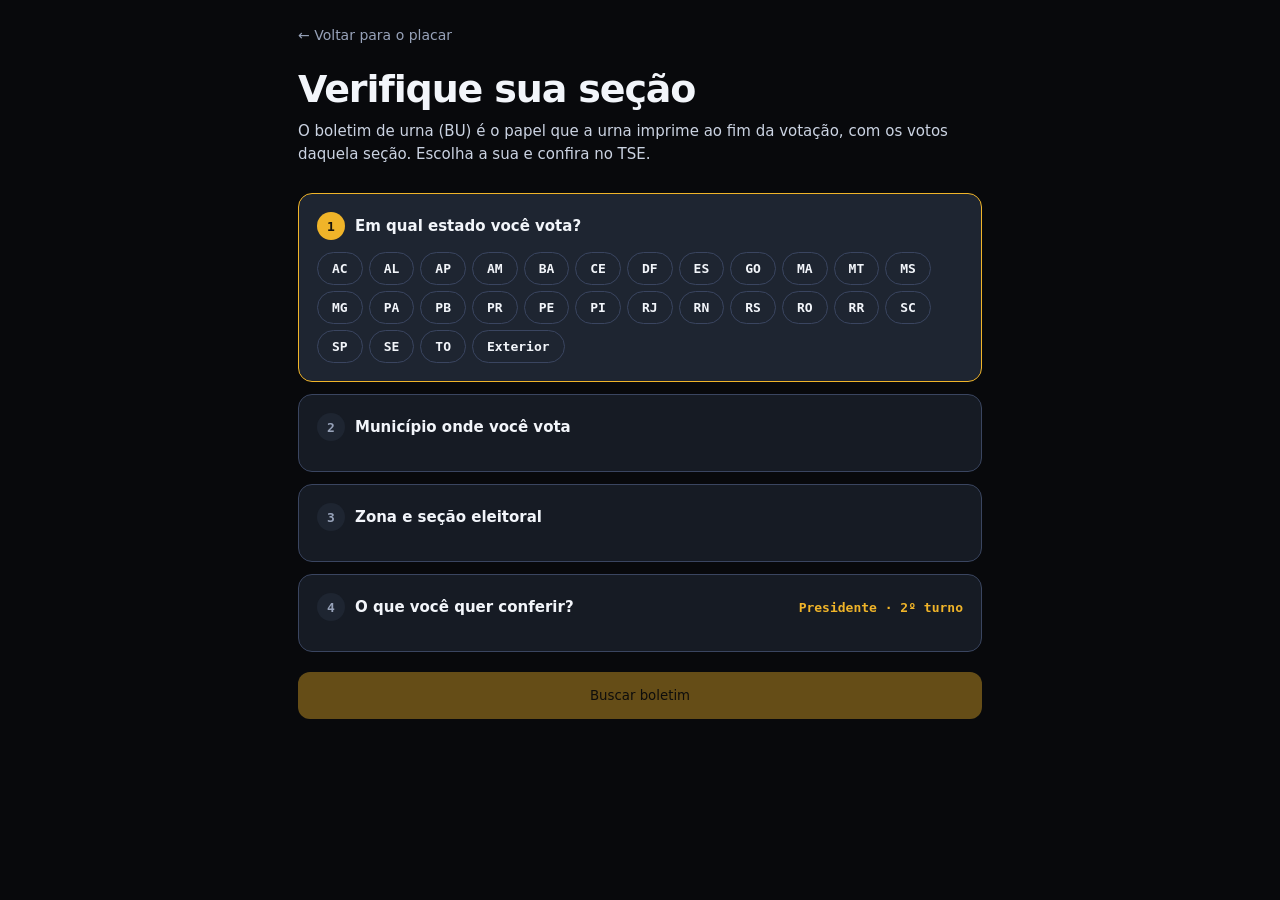
<file: static/urna.html>
<!doctype html>
<html lang="pt-BR">
<head>
<meta charset="utf-8">
<meta name="viewport" content="width=device-width,initial-scale=1">
<meta http-equiv="Content-Security-Policy"
 content="default-src 'self'; script-src 'self'; style-src 'self' 'unsafe-inline' https://fonts.googleapis.com; font-src 'self' https://fonts.gstatic.com; img-src 'self' data: https://resultados.tse.jus.br; connect-src 'self';">
<link rel="preconnect" href="https://fonts.googleapis.com">
<link rel="preconnect" href="https://fonts.gstatic.com" crossorigin>
<link href="https://fonts.googleapis.com/css2?family=Inter:wght@400;500;600;700;800&family=JetBrains+Mono:wght@500;700&display=swap" rel="stylesheet">
<title>Verifique sua seção · Apuração 2026</title>
<link rel="icon" href="/static/favicon.svg" type="image/svg+xml">
<link rel="stylesheet" href="/static/app.css">
<style>
.urna-wrap{max-width:720px;margin:0 auto;padding:24px 18px 100px}
.urna-back{color:var(--muted);text-decoration:none;font-size:14px;display:inline-flex;align-items:center;gap:6px}
.urna-back:hover{color:var(--brand)}
.urna-head{margin:22px 0 10px;font-size:clamp(26px,6vw,38px);font-weight:800;letter-spacing:-.03em;line-height:1.1}
.urna-sub{color:var(--fg-2);margin-bottom:28px;line-height:1.5;font-size:15px}

.urna-step{background:var(--surface-2);border:1px solid var(--line-2);border-radius:14px;padding:18px;margin-bottom:12px;transition:border-color .2s,background .2s}
.urna-step.ativa{border-color:var(--brand);background:var(--surface-3)}
.urna-step.pronta{border-color:color-mix(in srgb,var(--ok) 40%,var(--line-2))}
.urna-step-topo{display:flex;align-items:center;gap:10px;margin-bottom:12px}
.urna-step-n{display:inline-flex;align-items:center;justify-content:center;width:28px;height:28px;border-radius:50%;background:var(--surface-3);color:var(--muted);font:800 13px 'JetBrains Mono',monospace;flex-shrink:0}
.urna-step.ativa .urna-step-n{background:var(--brand);color:#17130b}
.urna-step.pronta .urna-step-n{background:var(--ok);color:#001a0a}
.urna-step-titulo{font-size:15px;font-weight:700;flex:1}
.urna-step-valor{font-size:13px;color:var(--brand);font-weight:600;font-family:'JetBrains Mono',monospace}
.urna-step-corpo{display:none}
.urna-step.ativa .urna-step-corpo{display:block}
.urna-step label{display:block;font-size:12px;color:var(--muted);text-transform:uppercase;letter-spacing:.4px;margin-bottom:6px;font-weight:600}

.urna-ufs{display:flex;flex-wrap:wrap;gap:6px}
.urna-uf-btn{background:var(--surface-3);border:1px solid var(--line-2);color:var(--fg);border-radius:999px;padding:8px 14px;font:600 13px 'JetBrains Mono',monospace;cursor:pointer;transition:all .15s}
.urna-uf-btn:hover{border-color:var(--brand)}
.urna-uf-btn.ativo{background:var(--brand);color:#17130b;border-color:var(--brand)}

/* Botão-seletor (abre bottom-sheet) */
.urna-picker-btn{width:100%;box-sizing:border-box;background:var(--surface-3);color:var(--fg);border:1px solid var(--line-2);border-radius:10px;padding:14px 16px;font:600 15px inherit;min-height:52px;text-align:left;cursor:pointer;display:flex;justify-content:space-between;align-items:center;gap:10px}
.urna-picker-btn:hover{border-color:var(--brand)}
.urna-picker-btn[disabled]{opacity:.5;cursor:not-allowed}
.urna-picker-btn .pb-placeholder{color:var(--muted);font-weight:400}
.urna-picker-btn .pb-arrow{color:var(--muted);font-size:12px}

.urna-input,.urna-select{width:100%;box-sizing:border-box;background:var(--surface-3);color:var(--fg);border:1px solid var(--line-2);border-radius:10px;padding:12px 14px;font:600 15px inherit;min-height:48px}
.urna-input:focus,.urna-select:focus{outline:none;border-color:var(--brand);box-shadow:0 0 0 3px rgba(240,180,41,.2)}
.urna-row{display:grid;grid-template-columns:1fr 1fr;gap:10px}

.urna-hint{color:var(--muted);font-size:12px;margin-top:8px;line-height:1.4}
.urna-hint a{color:var(--brand)}
.urna-help-box{background:rgba(240,180,41,.05);border:1px solid rgba(240,180,41,.2);border-radius:10px;padding:14px;margin-top:10px;font-size:13px;line-height:1.5;color:var(--fg-2)}
.urna-help-box strong{color:var(--fg)}

.urna-btn-primario{background:var(--brand);color:#17130b;border:none;border-radius:12px;padding:16px;width:100%;font:800 16px inherit;cursor:pointer;margin-top:8px;transition:opacity .15s}
.urna-btn-primario:hover{opacity:.9}
.urna-btn-primario:disabled{opacity:.4;cursor:not-allowed}

/* Bottom-sheet picker */
.sheet{position:fixed;inset:0;z-index:100;display:none;align-items:flex-end;justify-content:center}
.sheet.aberto{display:flex}
.sheet-back{position:absolute;inset:0;background:rgba(0,0,0,.6);backdrop-filter:blur(4px)}
.sheet-card{position:relative;background:var(--surface-2);border:1px solid var(--line-2);border-radius:18px 18px 0 0;width:100%;max-width:640px;max-height:85vh;display:flex;flex-direction:column;animation:slide-up .22s ease-out}
@keyframes slide-up{from{transform:translateY(100%)}to{transform:translateY(0)}}
.sheet-grip{width:40px;height:4px;background:var(--line-2);border-radius:2px;margin:10px auto}
.sheet-head{padding:4px 18px 10px;display:flex;align-items:center;gap:10px;border-bottom:1px solid var(--line-2)}
.sheet-head h3{margin:0;font-size:16px;font-weight:700;flex:1}
.sheet-close{background:none;border:none;color:var(--muted);font-size:22px;cursor:pointer;padding:4px 8px}
.sheet-busca{padding:10px 14px;border-bottom:1px solid var(--line-2)}
.sheet-busca input{width:100%;box-sizing:border-box;background:var(--surface-3);color:var(--fg);border:1px solid var(--line-2);border-radius:10px;padding:12px 14px;font:500 15px inherit}
.sheet-lista{flex:1;overflow-y:auto;overscroll-behavior:contain;padding:4px 0}
.sheet-opt{padding:14px 18px;border-bottom:1px solid var(--line-2);cursor:pointer;font-size:15px;background:none;border-left:none;border-right:none;border-top:none;width:100%;text-align:left;color:var(--fg);display:flex;justify-content:space-between;align-items:center;gap:10px}
.sheet-opt:hover,.sheet-opt:focus{background:var(--surface-3)}
.sheet-opt-sub{color:var(--muted);font-size:12px;font-family:'JetBrains Mono',monospace}
.sheet-vazio{padding:40px 20px;text-align:center;color:var(--muted);font-size:14px}

/* Resposta */
.urna-resp{background:var(--surface-2);border:1px solid var(--line-2);border-radius:14px;padding:22px;margin-top:24px;display:none}
.urna-resp.visivel{display:block}
.urna-resp-head{display:flex;justify-content:space-between;align-items:flex-start;gap:10px;flex-wrap:wrap;margin-bottom:16px}
.urna-resp h2{font-size:18px;margin:0 0 4px}
.urna-resp-sub{color:var(--muted);font-size:13px;font-family:'JetBrains Mono',monospace}
.urna-stats{display:grid;grid-template-columns:repeat(auto-fit,minmax(130px,1fr));gap:10px;margin-top:10px}
.urna-stat{background:var(--surface-3);border-radius:10px;padding:12px}
.urna-stat-lab{font-size:10px;font-weight:700;color:var(--muted);text-transform:uppercase;letter-spacing:.5px}
.urna-stat-val{font-size:20px;font-weight:800;font-family:'JetBrains Mono',monospace;margin-top:4px}
.urna-cands{margin-top:18px}
.urna-cands h3{font-size:12px;color:var(--muted);text-transform:uppercase;letter-spacing:.5px;margin:0 0 10px}
.urna-cand{display:grid;grid-template-columns:1fr auto;gap:10px;padding:10px 0;border-bottom:1px solid var(--line-2);font-size:14px}
.urna-cand-sq{font:600 12px 'JetBrains Mono',monospace;color:var(--muted);word-break:break-all}
.urna-cand-votos{font:800 15px 'JetBrains Mono',monospace;text-align:right;white-space:nowrap}
.urna-img-link{display:inline-flex;align-items:center;gap:8px;color:var(--brand);text-decoration:none;font-weight:600;margin-top:16px;padding:12px 16px;background:rgba(240,180,41,.08);border:1px solid rgba(240,180,41,.3);border-radius:10px;font-size:13px}
.urna-img-link:hover{background:rgba(240,180,41,.15)}

.urna-erro{color:#fff;padding:14px;background:rgba(239,68,68,.12);border:1px solid rgba(239,68,68,.4);border-radius:10px;line-height:1.5}
.urna-erro strong{display:block;margin-bottom:4px}

@media(min-width:640px){.urna-row{grid-template-columns:1fr 1fr}}
</style>
</head>
<body>
<main class="urna-wrap">
<a class="urna-back" href="/">← Voltar para o placar</a>
<h1 class="urna-head">Verifique sua seção</h1>
<p class="urna-sub">O boletim de urna (BU) é o papel que a urna imprime ao fim da votação, com os votos daquela seção. Escolha a sua e confira no TSE.</p>

<form id="form-urna">
  <!-- Step 1: UF -->
  <div class="urna-step ativa" id="s1" data-step="1">
    <div class="urna-step-topo">
      <span class="urna-step-n">1</span>
      <span class="urna-step-titulo">Em qual estado você vota?</span>
      <span class="urna-step-valor" id="v-uf"></span>
    </div>
    <div class="urna-step-corpo">
      <div class="urna-ufs" id="ufs"></div>
    </div>
  </div>

  <!-- Step 2: Município -->
  <div class="urna-step" id="s2" data-step="2">
    <div class="urna-step-topo">
      <span class="urna-step-n">2</span>
      <span class="urna-step-titulo">Município onde você vota</span>
      <span class="urna-step-valor" id="v-mu"></span>
    </div>
    <div class="urna-step-corpo">
      <label>Cidade</label>
      <button type="button" class="urna-picker-btn" id="btn-municipio" disabled>
        <span class="pb-placeholder">Selecione o estado primeiro</span>
        <span class="pb-arrow">▾</span>
      </button>
      <div class="urna-hint" id="mu-hint"></div>
    </div>
  </div>

  <!-- Step 3: Zona + Seção -->
  <div class="urna-step" id="s3" data-step="3">
    <div class="urna-step-topo">
      <span class="urna-step-n">3</span>
      <span class="urna-step-titulo">Zona e seção eleitoral</span>
      <span class="urna-step-valor" id="v-zs"></span>
    </div>
    <div class="urna-step-corpo">
      <div class="urna-row">
        <div>
          <label>Zona</label>
          <button type="button" class="urna-picker-btn" id="btn-zona" disabled>
            <span class="pb-placeholder">Selecione o município</span>
            <span class="pb-arrow">▾</span>
          </button>
        </div>
        <div>
          <label>Seção</label>
          <button type="button" class="urna-picker-btn" id="btn-secao" disabled>
            <span class="pb-placeholder">Selecione a zona</span>
            <span class="pb-arrow">▾</span>
          </button>
        </div>
      </div>
      <div class="urna-help-box">
        <strong>Onde encontrar sua zona e seção?</strong>
        No seu título de eleitor, no app <em>e-Título</em>, ou em
        <a href="https://www.tse.jus.br/eleitor/onde-votar" target="_blank" rel="noopener">tse.jus.br/eleitor/onde-votar</a>.
      </div>
    </div>
  </div>

  <!-- Step 4: Cargo + Turno -->
  <div class="urna-step" id="s4" data-step="4">
    <div class="urna-step-topo">
      <span class="urna-step-n">4</span>
      <span class="urna-step-titulo">O que você quer conferir?</span>
      <span class="urna-step-valor" id="v-ct"></span>
    </div>
    <div class="urna-step-corpo">
      <div class="urna-row">
        <div>
          <label for="cargo">Cargo</label>
          <select id="cargo" class="urna-select">
            <option value="1">Presidente</option>
            <option value="3">Governador</option>
            <option value="5">Senador</option>
            <option value="6">Deputado Federal</option>
            <option value="7">Deputado Estadual</option>
          </select>
        </div>
        <div>
          <label for="turno">Turno</label>
          <select id="turno" class="urna-select">
            <option value="1">1º turno</option>
            <option value="2">2º turno</option>
          </select>
        </div>
      </div>
    </div>
  </div>

  <button type="submit" id="btn-buscar" class="urna-btn-primario" disabled>Buscar boletim</button>
</form>

<div class="urna-resp" id="resp"></div>
</main>

<!-- Bottom-sheet picker (reutilizável pra município/zona/seção) -->
<div class="sheet" id="sheet" role="dialog" aria-modal="true" aria-labelledby="sheet-titulo">
  <div class="sheet-back" data-sheet-close></div>
  <div class="sheet-card">
    <div class="sheet-grip"></div>
    <div class="sheet-head">
      <h3 id="sheet-titulo">Escolher</h3>
      <button type="button" class="sheet-close" data-sheet-close aria-label="Fechar">✕</button>
    </div>
    <div class="sheet-busca"><input type="search" id="sheet-busca" placeholder="Buscar..." autocomplete="off"></div>
    <div class="sheet-lista" id="sheet-lista"></div>
  </div>
</div>

<script src="/static/urna.js?v=20261017q"></script>
</body>
</html>
</file>
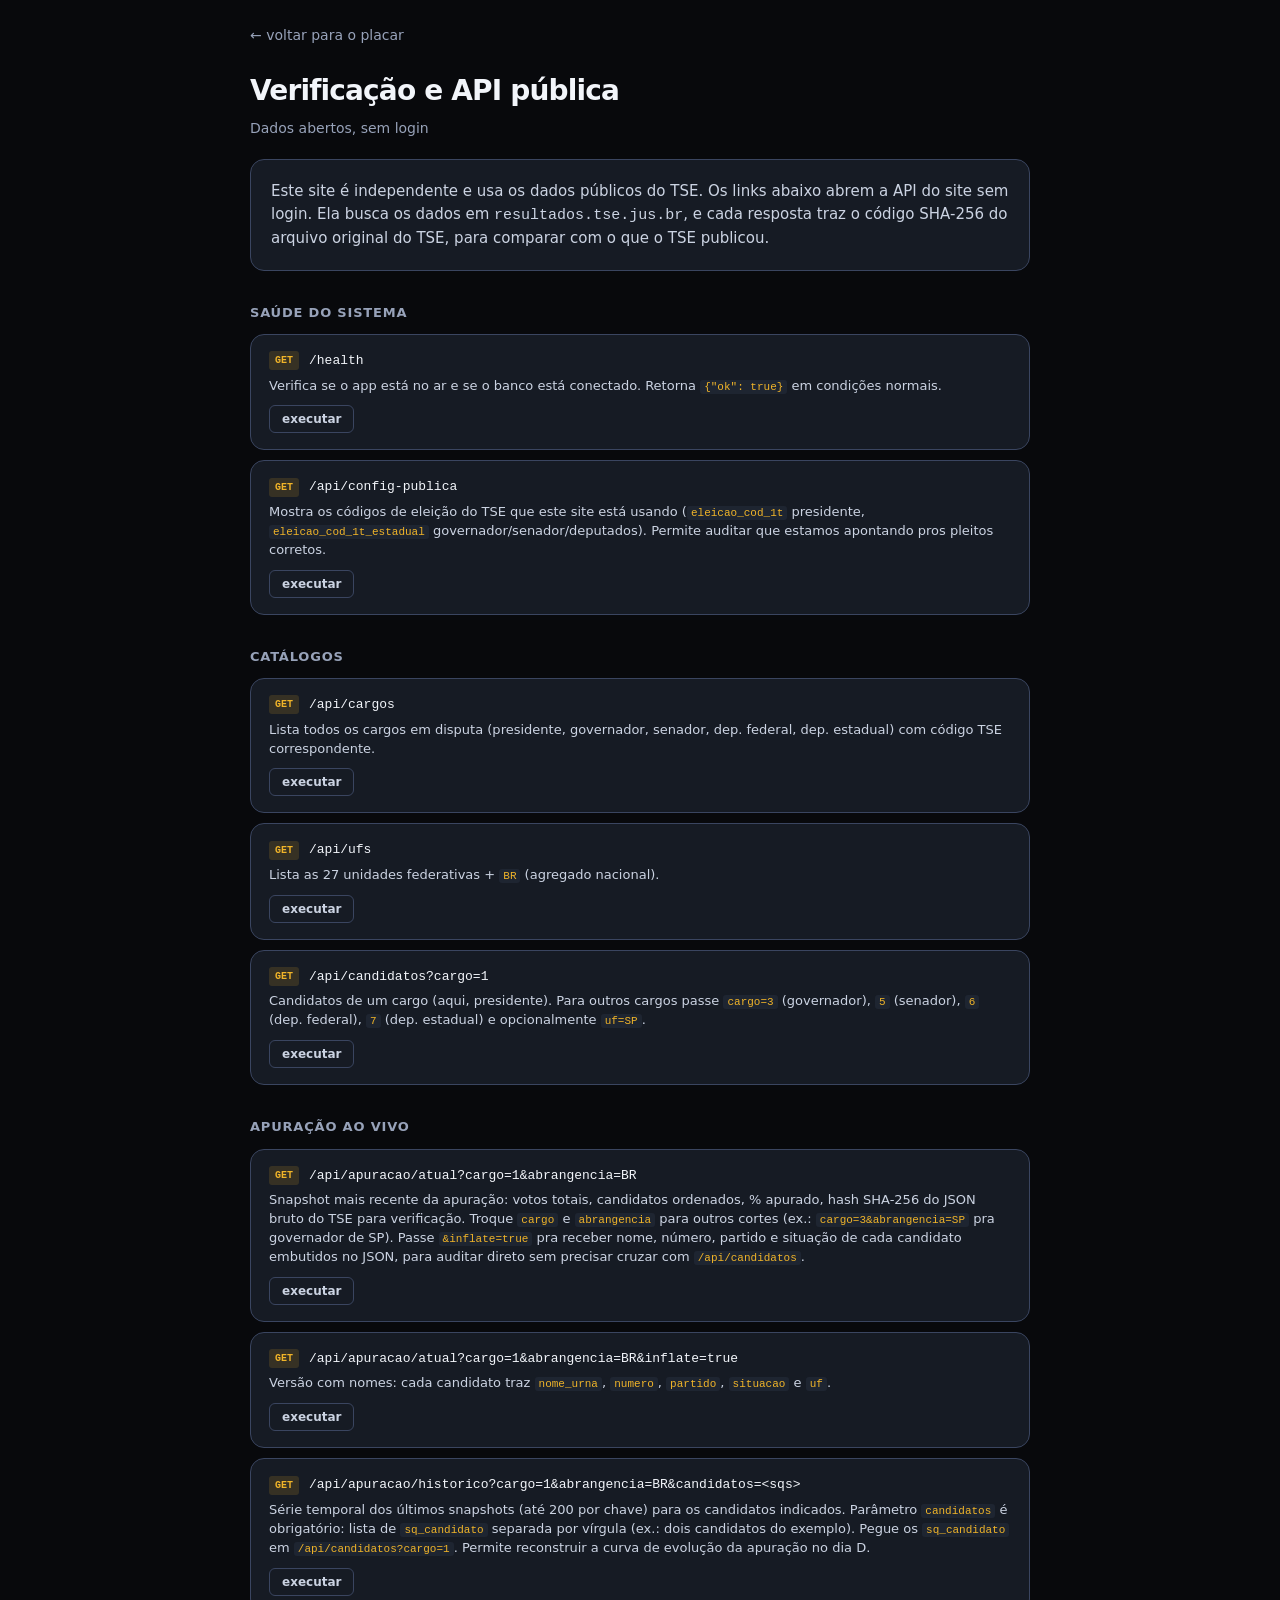
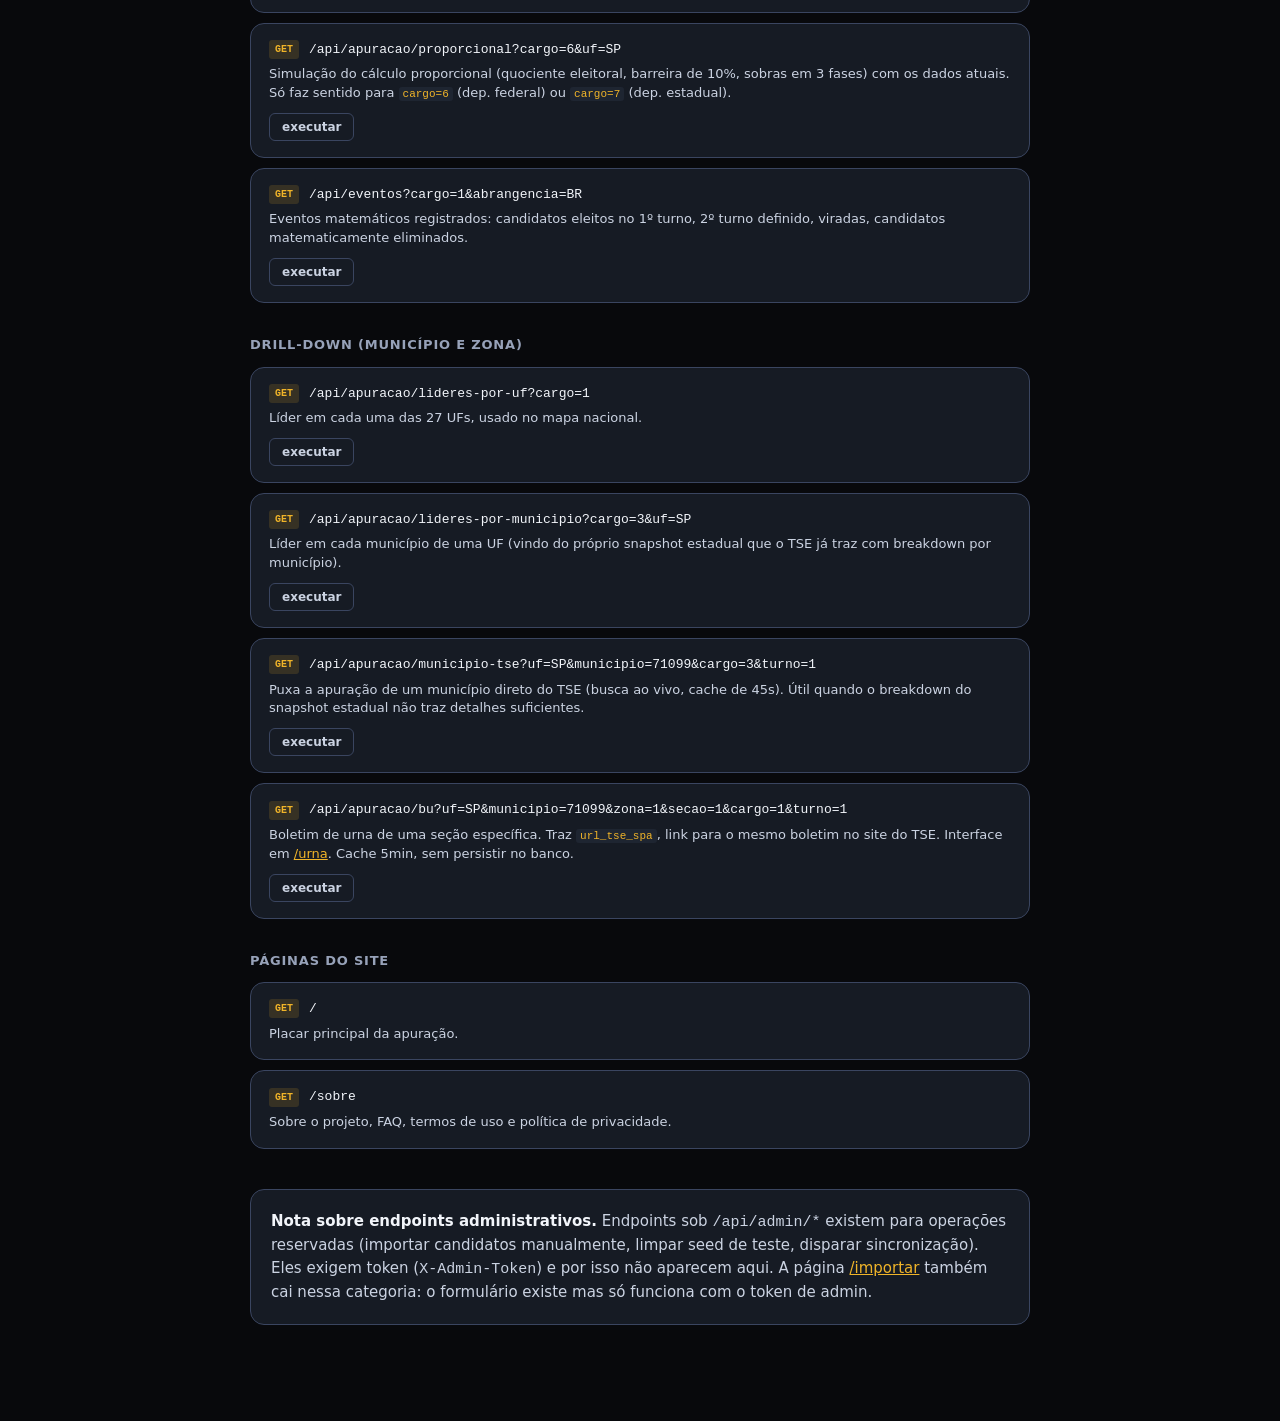
<file: static/verificacao.html>
<!doctype html>
<html lang="pt-BR">
<head>
<meta charset="utf-8" />
<meta name="viewport" content="width=device-width, initial-scale=1" />
<meta http-equiv="Content-Security-Policy"
 content="default-src 'self'; script-src 'self'; style-src 'self' 'unsafe-inline' https://fonts.googleapis.com; font-src 'self' https://fonts.gstatic.com; img-src 'self' data:; connect-src 'self';">
<link rel="preconnect" href="https://fonts.googleapis.com">
<link rel="preconnect" href="https://fonts.gstatic.com" crossorigin>
<link href="https://fonts.googleapis.com/css2?family=Inter:wght@400;500;600;700;800&family=JetBrains+Mono:wght@500;700&display=swap" rel="stylesheet">
<title>Verificação e API pública · Apuração 2026</title>
<link rel="icon" type="image/svg+xml" href="/static/favicon.svg">
<link rel="stylesheet" href="/static/app.css" />
<style>
  main a:not([class]), .vf a:not([class]), p a:not([class]), li a:not([class]) { color: var(--brand); text-decoration: underline; }
  .verif-wrap { max-width: 820px; margin: 0 auto; padding: 24px 20px 80px; }
  .verif-intro {
    background: var(--surface-2); border: 1px solid var(--line-2);
    border-radius: var(--radius); padding: 20px; margin-bottom: 24px;
    color: var(--fg-2); line-height: 1.5;
  }
  .verif-intro strong { color: var(--fg); }
  .verif-grupo { margin: 32px 0 16px; }
  .verif-grupo h2 {
    font-size: 13px; text-transform: uppercase; letter-spacing: .8px;
    color: var(--muted); margin-bottom: 12px; font-weight: 700;
  }
  .verif-card {
    background: var(--surface-2); border: 1px solid var(--line-2);
    border-radius: var(--radius); padding: 16px 18px; margin-bottom: 10px;
    transition: border-color .15s, background .15s;
  }
  .verif-card:hover { border-color: var(--brand); background: var(--surface-3); }
  .verif-card-topo {
    display: flex; align-items: center; gap: 10px;
    margin-bottom: 6px;
  }
  .verif-metodo {
    font-family: 'JetBrains Mono', monospace; font-size: 10px;
    font-weight: 700; padding: 2px 6px; border-radius: 3px;
    background: rgba(240,180,41,.15); color: var(--brand);
  }
  .verif-card-url {
    font-family: 'JetBrains Mono', monospace; font-size: 13px;
    color: var(--fg); word-break: break-all;
    text-decoration: none;
  }
  .verif-card-url:hover { color: var(--brand); text-decoration: underline; }
  .verif-card-desc {
    color: var(--fg-2); font-size: 13px; line-height: 1.45;
    margin-top: 6px;
  }
  .verif-card-desc code {
    font-family: 'JetBrains Mono', monospace; font-size: 11px;
    padding: 1px 4px; border-radius: 3px;
    background: var(--surface-3); color: var(--brand);
  }
  .verif-voltar {
    display: inline-flex; align-items: center; gap: 6px;
    color: var(--muted); text-decoration: none; font-size: 14px;
    margin-bottom: 24px;
  }
  .verif-voltar:hover { color: var(--brand); }
  h1.verif-titulo {
    font-size: 28px; font-weight: 800; letter-spacing: -0.03em;
    margin-bottom: 6px;
  }
  .verif-sub { color: var(--muted); font-size: 14px; margin-bottom: 20px; }
  .verif-exec {
    display: inline-flex; align-items: center; gap: 6px;
    margin-top: 10px; padding: 6px 12px;
    background: transparent; border: 1px solid var(--line-2);
    color: var(--fg-2); border-radius: 6px; font-size: 12px;
    font-weight: 600; cursor: pointer; font-family: inherit;
    transition: border-color .15s, color .15s, background .15s;
  }
  .verif-exec:hover { border-color: var(--brand); color: var(--brand); }
  .verif-exec:disabled { opacity: .5; cursor: wait; }
  .verif-resp {
    margin-top: 10px; padding: 12px 14px;
    background: #0a0f1a; border: 1px solid var(--line-2);
    border-radius: 6px; font-family: 'JetBrains Mono', monospace;
    font-size: 12px; line-height: 1.5; color: var(--fg);
    max-height: 400px; overflow: auto;
    white-space: pre-wrap; word-break: break-all;
  }
  .verif-resp.erro { color: var(--danger); }
  .verif-resp-meta {
    font-size: 11px; color: var(--muted); margin-bottom: 8px;
    font-family: 'JetBrains Mono', monospace;
  }
  .verif-resp-meta .verif-status-ok { color: var(--ok); }
  .verif-resp-meta .verif-status-err { color: var(--danger); }
  /* syntax highlight simples (sem lib) */
  .j-str { color: #86efac; }
  .j-num { color: #fcd34d; }
  .j-bool { color: #f0abfc; }
  .j-null { color: #94a3b8; }
  .j-key { color: #93c5fd; }
</style>
</head>
<body>

<main class="verif-wrap">
  <a href="/" class="verif-voltar">← voltar para o placar</a>

  <h1 class="verif-titulo">Verificação e API pública</h1>
  <div class="verif-sub">Dados abertos, sem login</div>

  <div class="verif-intro">
    Este site é independente e usa os dados públicos do TSE. Os links
    abaixo abrem a API do site sem login. Ela busca os dados em
    <code>resultados.tse.jus.br</code>, e cada resposta traz o código
    SHA-256 do arquivo original do TSE, para comparar com o que o TSE
    publicou.
  </div>

  <div class="verif-grupo">
    <h2>Saúde do sistema</h2>

    <div class="verif-card">
      <div class="verif-card-topo">
        <span class="verif-metodo">GET</span>
        <a class="verif-card-url" href="/health" target="_blank" rel="noopener">/health</a>
      </div>
      <div class="verif-card-desc">
        Verifica se o app está no ar e se o banco está conectado.
        Retorna <code>{"ok": true}</code> em condições normais.
      </div>
    </div>

    <div class="verif-card">
      <div class="verif-card-topo">
        <span class="verif-metodo">GET</span>
        <a class="verif-card-url" href="/api/config-publica" target="_blank" rel="noopener">/api/config-publica</a>
      </div>
      <div class="verif-card-desc">
        Mostra os códigos de eleição do TSE que este site está usando
        (<code>eleicao_cod_1t</code> presidente, <code>eleicao_cod_1t_estadual</code>
        governador/senador/deputados). Permite auditar que estamos
        apontando pros pleitos corretos.
      </div>
    </div>
  </div>

  <div class="verif-grupo">
    <h2>Catálogos</h2>

    <div class="verif-card">
      <div class="verif-card-topo">
        <span class="verif-metodo">GET</span>
        <a class="verif-card-url" href="/api/cargos" target="_blank" rel="noopener">/api/cargos</a>
      </div>
      <div class="verif-card-desc">
        Lista todos os cargos em disputa (presidente, governador,
        senador, dep. federal, dep. estadual) com código TSE
        correspondente.
      </div>
    </div>

    <div class="verif-card">
      <div class="verif-card-topo">
        <span class="verif-metodo">GET</span>
        <a class="verif-card-url" href="/api/ufs" target="_blank" rel="noopener">/api/ufs</a>
      </div>
      <div class="verif-card-desc">
        Lista as 27 unidades federativas + <code>BR</code> (agregado nacional).
      </div>
    </div>

    <div class="verif-card">
      <div class="verif-card-topo">
        <span class="verif-metodo">GET</span>
        <a class="verif-card-url" href="/api/candidatos?cargo=1" target="_blank" rel="noopener">/api/candidatos?cargo=1</a>
      </div>
      <div class="verif-card-desc">
        Candidatos de um cargo (aqui, presidente). Para outros cargos
        passe <code>cargo=3</code> (governador), <code>5</code> (senador),
        <code>6</code> (dep. federal), <code>7</code> (dep. estadual)
        e opcionalmente <code>uf=SP</code>.
      </div>
    </div>
  </div>

  <div class="verif-grupo">
    <h2>Apuração ao vivo</h2>

    <div class="verif-card">
      <div class="verif-card-topo">
        <span class="verif-metodo">GET</span>
        <a class="verif-card-url" href="/api/apuracao/atual?cargo=1&amp;abrangencia=BR" target="_blank" rel="noopener">/api/apuracao/atual?cargo=1&amp;abrangencia=BR</a>
      </div>
      <div class="verif-card-desc">
        Snapshot mais recente da apuração: votos totais, candidatos
        ordenados, % apurado, hash SHA-256 do JSON bruto do TSE para
        verificação. Troque <code>cargo</code> e <code>abrangencia</code>
        para outros cortes (ex.: <code>cargo=3&amp;abrangencia=SP</code>
        pra governador de SP). Passe
        <code>&amp;inflate=true</code> pra receber nome, número,
        partido e situação de cada candidato embutidos no JSON, para auditar
        direto sem precisar cruzar com <code>/api/candidatos</code>.</div>
    </div>

    <div class="verif-card">
      <div class="verif-card-topo">
        <span class="verif-metodo">GET</span>
        <a class="verif-card-url" href="/api/apuracao/atual?cargo=1&amp;abrangencia=BR&amp;inflate=true" target="_blank" rel="noopener">/api/apuracao/atual?cargo=1&amp;abrangencia=BR&amp;inflate=true</a>
      </div>
      <div class="verif-card-desc">
        Versão com nomes: cada candidato traz
        <code>nome_urna</code>, <code>numero</code>, <code>partido</code>,
        <code>situacao</code> e <code>uf</code>.
      </div>
    </div>

    <div class="verif-card">
      <div class="verif-card-topo">
        <span class="verif-metodo">GET</span>
        <a class="verif-card-url" href="/api/apuracao/historico?cargo=1&amp;abrangencia=BR&amp;candidatos=280002542548,280002551544" target="_blank" rel="noopener">/api/apuracao/historico?cargo=1&amp;abrangencia=BR&amp;candidatos=&lt;sqs&gt;</a>
      </div>
      <div class="verif-card-desc">
        Série temporal dos últimos snapshots (até 200 por chave) para
        os candidatos indicados. Parâmetro <code>candidatos</code> é
        obrigatório: lista de <code>sq_candidato</code> separada por
        vírgula (ex.: dois candidatos do exemplo). Pegue os
        <code>sq_candidato</code> em <code>/api/candidatos?cargo=1</code>.
        Permite reconstruir a curva de evolução da apuração no dia D.
      </div>
    </div>

    <div class="verif-card">
      <div class="verif-card-topo">
        <span class="verif-metodo">GET</span>
        <a class="verif-card-url" href="/api/apuracao/proporcional?cargo=6&amp;uf=SP" target="_blank" rel="noopener">/api/apuracao/proporcional?cargo=6&amp;uf=SP</a>
      </div>
      <div class="verif-card-desc">
        Simulação do cálculo proporcional (quociente eleitoral,
        barreira de 10%, sobras em 3 fases) com os dados atuais.
        Só faz sentido para <code>cargo=6</code> (dep. federal) ou
        <code>cargo=7</code> (dep. estadual).
      </div>
    </div>

    <div class="verif-card">
      <div class="verif-card-topo">
        <span class="verif-metodo">GET</span>
        <a class="verif-card-url" href="/api/eventos?cargo=1&amp;abrangencia=BR" target="_blank" rel="noopener">/api/eventos?cargo=1&amp;abrangencia=BR</a>
      </div>
      <div class="verif-card-desc">
        Eventos matemáticos registrados: candidatos eleitos no 1º turno,
        2º turno definido, viradas, candidatos matematicamente eliminados.
      </div>
    </div>
  </div>

  <div class="verif-grupo">
    <h2>Drill-down (município e zona)</h2>

    <div class="verif-card">
      <div class="verif-card-topo">
        <span class="verif-metodo">GET</span>
        <a class="verif-card-url" href="/api/apuracao/lideres-por-uf?cargo=1" target="_blank" rel="noopener">/api/apuracao/lideres-por-uf?cargo=1</a>
      </div>
      <div class="verif-card-desc">
        Líder em cada uma das 27 UFs, usado no mapa nacional.
      </div>
    </div>

    <div class="verif-card">
      <div class="verif-card-topo">
        <span class="verif-metodo">GET</span>
        <a class="verif-card-url" href="/api/apuracao/lideres-por-municipio?cargo=3&amp;uf=SP" target="_blank" rel="noopener">/api/apuracao/lideres-por-municipio?cargo=3&amp;uf=SP</a>
      </div>
      <div class="verif-card-desc">
        Líder em cada município de uma UF (vindo do próprio snapshot
        estadual que o TSE já traz com breakdown por município).
      </div>
    </div>

    <div class="verif-card">
      <div class="verif-card-topo">
        <span class="verif-metodo">GET</span>
        <a class="verif-card-url" href="/api/apuracao/municipio-tse?uf=SP&amp;municipio=71099&amp;cargo=3&amp;turno=1" target="_blank" rel="noopener">/api/apuracao/municipio-tse?uf=SP&amp;municipio=71099&amp;cargo=3&amp;turno=1</a>
      </div>
      <div class="verif-card-desc">
        Puxa a apuração de um município direto do TSE (busca ao vivo,
        cache de 45s). Útil quando o breakdown do snapshot estadual
        não traz detalhes suficientes.
      </div>
    </div>

    <!-- Zona removida 03/10/2026: TSE não publica agregado por zona no
         S3 público. Testado em 2022, 2024 e 2026: sempre 404. Para
         detalhamento por zona, usar /urna que puxa BU de cada seção. -->


    <div class="verif-card">
      <div class="verif-card-topo">
        <span class="verif-metodo">GET</span>
        <a class="verif-card-url" href="/api/apuracao/bu?uf=SP&amp;municipio=71099&amp;zona=1&amp;secao=1&amp;cargo=1&amp;turno=1" target="_blank" rel="noopener">/api/apuracao/bu?uf=SP&amp;municipio=71099&amp;zona=1&amp;secao=1&amp;cargo=1&amp;turno=1</a>
      </div>
      <div class="verif-card-desc">
        Boletim de urna de uma seção específica. Traz <code>url_tse_spa</code>,
        link para o mesmo boletim no site do TSE. Interface em <a href="/urna">/urna</a>.
        Cache 5min, sem persistir no banco.
      </div>
    </div>
  </div>

  <div class="verif-grupo">
    <h2>Páginas do site</h2>

    <div class="verif-card">
      <div class="verif-card-topo">
        <span class="verif-metodo">GET</span>
        <a class="verif-card-url" href="/" target="_blank" rel="noopener">/</a>
      </div>
      <div class="verif-card-desc">
        Placar principal da apuração.
      </div>
    </div>

    <div class="verif-card">
      <div class="verif-card-topo">
        <span class="verif-metodo">GET</span>
        <a class="verif-card-url" href="/sobre" target="_blank" rel="noopener">/sobre</a>
      </div>
      <div class="verif-card-desc">
        Sobre o projeto, FAQ, termos de uso e política de privacidade.
      </div>
    </div>

  </div>

  <div class="verif-intro" style="margin-top: 40px;">
    <strong>Nota sobre endpoints administrativos.</strong>
    Endpoints sob <code>/api/admin/*</code> existem para operações
    reservadas (importar candidatos manualmente, limpar seed de teste,
    disparar sincronização). Eles exigem token (<code>X-Admin-Token</code>)
    e por isso não aparecem aqui. A página
    <a href="/importar">/importar</a> também cai nessa categoria: o
    formulário existe mas só funciona com o token de admin.
  </div>
</main>

<script src="/static/verificacao.js"></script>
</body>
</html>
</file>
<file: static/app.css>
/* ============ Design tokens ============
   Escala neutra semântica (base → elevado), cores primárias com AA,
   focus ring consistente, radius e shadow scale. */
:root {
  /* Superfícies (dark editorial) */
  --surface-0: #08090c;      /* fundo mais profundo (body) */
  --surface-1: #0f1218;      /* superfície base */
  --surface-2: #161b24;      /* card */
  --surface-3: #1e2531;      /* elevado (hover) */
  --surface-4: #29334a;      /* muito elevado */
  /* Aliases de compatibilidade com CSS anterior */
  --bg-0: var(--surface-0); --bg-1: var(--surface-1);
  --bg-2: var(--surface-2); --bg-3: var(--surface-3);

  /* Linhas / bordas */
  --line: #2b3444;
  --line-2: #3a4560;
  --line-3: #506180;

  /* Texto */
  --fg: #f2f5fa;             /* AAA em surface-0 */
  --fg-2: #cbd3e2;
  --muted: #97a2b9;          /* AA 4.7:1 em surface-1 */
  --muted-2: #7a8398;

  /* Marca — âmbar quente + violeta profundo (paleta editorial coesa) */
  --brand: #f0b429;
  --brand-2: #f97316;
  --brand-soft: rgba(240,180,41,.12);
  --accent: #7c5cff;         /* violeta pro contraste dos gráficos */
  --accent-2: #3b82f6;

  /* Cores categóricas (dataviz — 6 hues com luminância parelha) */
  --a: #f0b429; --b: #3b82f6; --c: #ec4899; --d: #10b981;
  --e: #a855f7; --f: #f97316;

  /* Estados semânticos */
  --ok: #22c55e;
  --warn: #f59e0b;
  --danger: #ef4444;
  --info: #38bdf8;

  /* Gradientes — sóbrios, só amarelo/dourado institucional (TSE).
     Removido o roxo (rgba(124,92,255,...)) que puxava pro "app genérico
     de startup" e não tem lastro institucional. */
  --grad-a: linear-gradient(135deg, #f59e0b 0%, #f97316 100%);
  --grad-b: linear-gradient(135deg, #f0b429 0%, #f59e0b 100%);
  --grad-hero: radial-gradient(1200px 600px at 10% -10%, rgba(240,180,41,.08), transparent 60%),
               linear-gradient(180deg, var(--surface-1) 0%, var(--surface-0) 100%);

  /* Anéis de foco (acessibilidade) — visível mas não intrusivo */
  --focus-ring: 0 0 0 3px rgba(240,180,41,.35);
  --focus-ring-danger: 0 0 0 3px rgba(239,68,68,.35);

  /* Sombras */
  --shadow-xs: 0 1px 2px rgba(0,0,0,.35);
  --shadow-sm: 0 2px 8px rgba(0,0,0,.30);
  --shadow: 0 8px 24px rgba(0,0,0,.35);
  --shadow-lg: 0 20px 60px rgba(0,0,0,.4);

  /* Cantos */
  --radius-xs: 6px;
  --radius-sm: 10px;
  --radius: 14px;
  --radius-lg: 20px;
  --radius-xl: 28px;
}

/* Focus visible acessível em qualquer elemento interativo */
:focus-visible {
  outline: none;
  box-shadow: var(--focus-ring);
  border-radius: var(--radius-sm);
}
button, select, input, a, [role="button"] { -webkit-tap-highlight-color: transparent; }

* { box-sizing: border-box; margin: 0; padding: 0; }
html, body {
  background: var(--bg-0);
  color: var(--fg);
  font-family: 'Inter', system-ui, -apple-system, "Segoe UI", Roboto, sans-serif;
  font-size: 15px;
  line-height: 1.5;
  -webkit-font-smoothing: antialiased;
}
button { font-family: inherit; }
h1, h2, h3 { font-weight: 700; letter-spacing: -0.02em; }

/* ============ Top-nav do desktop ============ */
.d-topnav {
  display: flex; gap: 4px; padding: 8px 36px 0; align-items: center;
  border-bottom: 1px solid transparent;
}
.d-topnav-link {
  padding: 10px 16px; border-radius: 8px 8px 0 0;
  font-size: 13px; font-weight: 600; color: var(--muted);
  text-decoration: none; transition: color .15s, background .15s;
  position: relative;
}
.d-topnav-link:hover { color: var(--fg); background: rgba(255,255,255,.04); }
.d-topnav-link.ativo { color: var(--fg); }
.d-topnav-link.ativo::after {
  content: ""; position: absolute; left: 16px; right: 16px; bottom: -1px;
  height: 2px; background: var(--brand); border-radius: 1px 1px 0 0;
}
/* CTA destacado na navegação (ex.: "Minha cola") — vira pill dourada
   que o olho pega imediatamente, sem gritar como botão primário. */
.d-topnav-link.d-topnav-cta {
  color: var(--brand); background: rgba(240,180,41,.08);
  border: 1px solid rgba(240,180,41,.3);
  border-radius: 999px; padding: 8px 14px; margin-left: 8px;
}
.d-topnav-link.d-topnav-cta:hover {
  background: rgba(240,180,41,.18); border-color: rgba(240,180,41,.5);
}
.d-topnav-link.d-topnav-cta::after { display: none !important; }

/* Mobile: botão da cola ao lado do sino, com cor brand pra destacar */
.m-icon-btn.m-icon-cta { color: var(--brand); }
.m-icon-btn.m-icon-cta svg { stroke-width: 2.2; }

/* .m-labeled e .m-dot movidos pra dentro do media query mobile mais abaixo
   pra garantir especificidade acima de .m-icon-btn { width: 40px; ... } */

/* Screen-reader only */
.sr-only { position: absolute; width: 1px; height: 1px; padding: 0; margin: -1px;
  overflow: hidden; clip: rect(0,0,0,0); white-space: nowrap; border: 0; }

/* Utilitário genérico de ocultação (usado por esconderColaSeFechado etc.) */
.oculto { display: none !important; }

/* ============ CTA strip (BU + Cola) ============
   Duas chamadas de ação super visíveis no topo da página principal,
   pros links que antes só apareciam escondidos no rodapé/header.  */
.cta-strip {
  display: grid; grid-template-columns: 1fr 1fr; gap: 10px;
  margin: 0 0 18px;
}
.cta-pill {
  display: flex; align-items: center; gap: 12px;
  padding: 14px 16px; border-radius: 12px;
  background: rgba(255,255,255,.04);
  border: 1px solid rgba(255,255,255,.08);
  color: #e6edf3; text-decoration: none;
  transition: background .15s, border-color .15s, transform .1s;
}
.cta-pill:hover { background: rgba(255,255,255,.07); border-color: rgba(240,180,41,.3); }
.cta-pill:active { transform: scale(.985); }
.cta-pill .cta-ico { color: var(--brand, #f0b429); flex-shrink: 0; }
.cta-pill .cta-txt { display: flex; flex-direction: column; gap: 2px; flex: 1; min-width: 0; }
.cta-pill .cta-txt b { font-size: 14px; font-weight: 700;
  white-space: nowrap; overflow: hidden; text-overflow: ellipsis; }
.cta-pill .cta-sub { font-size: 11px; color: var(--muted, #94a3b8); font-weight: 500;
  white-space: nowrap; overflow: hidden; text-overflow: ellipsis; }
.cta-pill .cta-arrow { color: var(--muted, #94a3b8); font-weight: 700; flex-shrink: 0; }
.cta-pill.cta-brand {
  background: linear-gradient(135deg, rgba(240,180,41,.14), rgba(240,180,41,.06));
  border-color: rgba(240,180,41,.3);
}
.cta-pill.cta-brand .cta-arrow { color: var(--brand, #f0b429); }
@media (max-width: 640px) {
  .cta-strip { grid-template-columns: 1fr; gap: 8px; margin-bottom: 14px; }
  .cta-pill { padding: 12px 14px; }
}

/* ============ Hero ============ */
.hero {
  position: sticky; top: 0; z-index: 50;
  padding: 0 0 0;
  background: var(--grad-hero);
  border-bottom: 1px solid var(--line);
  overflow: hidden;
  transition: box-shadow .2s, padding .2s;
}
.hero.scrolled { box-shadow: 0 8px 32px rgba(0,0,0,.5); }
/* Ao rolar: mantém o % apurado visível (stat-hero compacto) mas esconde
   os stats secundários (comparecimento, abstenções, etc.) pra ficar enxuto. */
.hero .stats {
  transition: padding .25s;
}
.hero .stat-secundarias {
  transition: max-height .25s, opacity .2s, margin .2s;
  max-height: 300px; overflow: hidden;
}
.hero.scrolled { padding-top: 4px; }
.hero.scrolled .stat-secundarias {
  max-height: 0; opacity: 0; margin: 0;
}
/* Scrolled: a "stats" vira uma barra FINA horizontal com só o %+barra,
   não um painel. Fica em ~36px de altura total — resto do viewport
   livre pra lista. */
.hero.scrolled .stats {
  padding: 2px 36px 8px;
  gap: 0;
  grid-template-columns: 1fr;
}
.hero.scrolled .stat-hero {
  padding: 6px 14px;
  display: flex; flex-direction: row; align-items: center; gap: 14px;
  border-radius: 10px;
}
.hero.scrolled .stat-hero .stat-label {
  font-size: 10px; margin: 0; white-space: nowrap; flex-shrink: 0;
  opacity: 0.75;
}
.hero.scrolled .stat-hero .stat-value {
  font-size: 20px; margin: 0; letter-spacing: -0.02em;
  flex-shrink: 0; min-width: 72px;
}
.hero.scrolled .stat-hero .stat-progress {
  flex: 1; margin: 0; height: 6px; border-radius: 3px;
}
.hero.scrolled .stat-hero .stat-sub { display: none; }
/* Nav (brand + filtros) também encolhe pra deixar a barra fina mais em evidência */
.hero.scrolled .nav { padding-top: 8px; padding-bottom: 8px; }
.hero.scrolled .brand-sub { display: none; }
.hero.scrolled .brand-title { font-size: 16px; }
.hero.scrolled .logo { width: 32px !important; height: 32px !important; }
.hero-bg {
  position: absolute; inset: 0; opacity: 0.4;
  background: url("data:image/svg+xml;utf8,<svg xmlns='http://www.w3.org/2000/svg' width='40' height='40'><circle cx='1' cy='1' r='1' fill='%23303a4d'/></svg>");
  pointer-events: none;
}

.nav {
  position: relative;
  display: flex; justify-content: space-between; align-items: center;
  gap: 20px;
  padding: 0 36px 20px;
  flex-wrap: wrap;
}
.brand { display: flex; align-items: center; gap: 14px; }
.logo {
  width: 44px; height: 44px; display: flex; align-items: center; justify-content: center;
  color: var(--brand);
}
.brand-title { font-size: 22px; font-weight: 800; letter-spacing: -0.03em; }
.brand-title span {
  background: var(--grad-a); -webkit-background-clip: text;
  background-clip: text; color: transparent;
}
.brand-sub { font-size: 12px; color: var(--muted); letter-spacing: 0.5px; text-transform: uppercase; }

/* Toggle 1T / 2T no header. Segmented control compacto, visualmente
   secundário ao brand mas visível pra qualquer usuário trocar sem
   ter que mexer em URL. */
.turno-toggle {
  display: inline-flex;
  background: rgba(255,255,255,.04);
  border: 1px solid var(--line);
  border-radius: 999px;
  padding: 3px;
  gap: 2px;
  margin-left: 14px;
}
.turno-btn {
  background: transparent;
  color: var(--muted);
  border: none;
  padding: 6px 14px;
  border-radius: 999px;
  font-size: 12px;
  font-weight: 700;
  letter-spacing: .3px;
  cursor: pointer;
  transition: background var(--dur-fast), color var(--dur-fast);
}
.turno-btn:hover { color: var(--fg); }
.turno-btn[aria-pressed="true"] {
  background: var(--brand);
  color: #17130b;
}
@media (max-width: 768px) {
  .turno-toggle { margin-left: 0; order: 10; }
  .turno-btn { padding: 8px 14px; font-size: 13px; min-height: 36px; }
  /* Esconde a versão desktop no mobile (está dentro do .nav escondido),
     mostra a versão específica do mobile (dentro do m-chips zone). */
  .turno-toggle-desktop { display: none !important; }
  .turno-toggle-mobile {
    display: inline-flex !important;
    margin: 10px 12px 0;
    align-self: flex-start;
  }
}
/* Desktop: esconde a versão mobile */
@media (min-width: 769px) {
  .turno-toggle-mobile { display: none !important; }
}
body.is-tv .turno-toggle { margin-left: 10px; padding: 2px; }
body.is-tv .turno-btn { font-size: 11px; padding: 4px 12px; }

.filtros { display: flex; gap: 10px; align-items: flex-end; flex-wrap: wrap; }
.filtro-grupo { display: flex; flex-direction: column; gap: 4px; }
.filtro-grupo label { font-size: 11px; color: var(--muted); text-transform: uppercase; letter-spacing: .5px; margin-left: 2px; }
.filtro-grupo select {
  background: var(--bg-2); color: var(--fg);
  border: 1px solid var(--line-2); border-radius: 10px;
  padding: 10px 14px; font-size: 14px; font-weight: 500;
  cursor: pointer; min-width: 180px;
  transition: border-color .15s, box-shadow .15s;
}
.filtro-grupo select:hover, .filtro-grupo select:focus {
  border-color: var(--a); outline: none;
  box-shadow: 0 0 0 3px rgba(240,180,41,.15);
}
.btn-ghost {
  position: relative; overflow: hidden;      /* ripple */
  background: var(--surface-2); color: var(--fg);
  border: 1px solid var(--line-2); border-radius: 10px;
  padding: 10px 14px; cursor: pointer; font-size: 14px;
  transition: background var(--dur-fast), border-color var(--dur-fast),
              color var(--dur-fast), transform var(--dur-fast);
  display: inline-flex; align-items: center; gap: 6px;
}
.btn-ghost:hover {
  background: var(--surface-3); border-color: var(--brand);
  color: var(--brand); transform: translateY(-1px);
}
.btn-ghost:active { transform: translateY(0) scale(.97); }
.btn-ghost .ico { display: inline-flex; align-items: center; }

.btn-primary {
  position: relative; overflow: hidden;
  background: var(--grad-a); color: #1a1300;
  border: none; border-radius: 10px;
  padding: 10px 20px; font-size: 14px; font-weight: 700;
  cursor: pointer;
  transition: transform var(--dur-fast), box-shadow var(--dur-fast), opacity var(--dur-fast);
  box-shadow: 0 4px 14px rgba(245,158,11,.4);
}
.btn-primary:hover:not(:disabled) {
  transform: translateY(-2px);
  box-shadow: 0 8px 22px rgba(245,158,11,.55);
}
.btn-primary:active:not(:disabled) { transform: translateY(0) scale(.98); }
.btn-primary:disabled { opacity: .4; cursor: not-allowed; box-shadow: none; }

/* ============ Stats: hero + secundárias em grid 2-col ============ */
.stats {
  position: relative;
  display: grid;
  grid-template-columns: minmax(320px, 1.2fr) 2.8fr;
  gap: 16px;
  padding: 0 36px 24px;
}
.stat {
  background: linear-gradient(180deg, rgba(255,255,255,.035), rgba(255,255,255,.01));
  border: 1px solid var(--line);
  border-radius: var(--radius);
  padding: 16px 20px;
}
.stat-label { font-size: 11px; color: var(--muted); text-transform: uppercase; letter-spacing: .8px; font-weight: 600; }
.stat-value { font-size: 26px; font-weight: 800; margin-top: 6px; letter-spacing: -0.03em; font-variant-numeric: tabular-nums; color: var(--fg); }
.stat-sub { font-size: 12px; color: var(--muted); margin-top: 4px; }
/* Stat hero (Apurado): número gigante, barra proeminente */
.stat-hero {
  background: linear-gradient(160deg, rgba(240,180,41,.14), rgba(240,180,41,.04));
  border-color: rgba(240,180,41,.25);
  padding: 14px 20px;
  display: flex; flex-direction: column; justify-content: center;
}
.stat-hero .stat-value {
  font-size: 44px; margin-top: 4px; letter-spacing: -0.045em;
  background: var(--grad-a); -webkit-background-clip: text; background-clip: text;
  color: transparent;
}
.stat-hero .stat-progress { height: 8px; margin-top: 8px; border-radius: 4px; }
.stat-hero .stat-sub { font-size: 13px; margin-top: 6px; }
/* Grid interno das secundárias */
.stat-secundarias {
  display: grid; grid-template-columns: repeat(4, 1fr); gap: 12px;
}
.stat-mini { padding: 12px 16px; }
.stat-mini .stat-value { font-size: 20px; margin-top: 4px; }
.stat-mini .stat-sub { font-size: 11px; }
.stat-progress {
  height: 4px; background: var(--surface-3); border-radius: 2px; overflow: hidden; margin-top: 8px;
}
.stat-progress > div { height: 100%; background: var(--grad-a); width: 0; transition: width .5s cubic-bezier(.4,0,.2,1); }

@media (max-width: 1100px) {
  .stats { grid-template-columns: 1fr; }
  .stat-secundarias { grid-template-columns: repeat(4, 1fr); }
}
@media (max-width: 900px) and (min-width: 769px) {
  .stat-secundarias { grid-template-columns: repeat(2, 1fr); }
  .stat-hero .stat-value { font-size: 44px; }
}
.dot { display: inline-block; width: 8px; height: 8px; border-radius: 50%; background: var(--muted); margin-right: 4px; vertical-align: middle; }
.dot.on { background: var(--ok); box-shadow: 0 0 10px var(--ok); animation: pulse 1.6s infinite; }
@keyframes pulse {
  0%   { transform: scale(1); box-shadow: 0 0 0 0 rgba(34,197,94,0.7); }
  70%  { transform: scale(1.15); box-shadow: 0 0 0 8px rgba(34,197,94,0); }
  100% { transform: scale(1); box-shadow: 0 0 0 0 rgba(34,197,94,0); }
}

/* Flash suave quando um valor atualiza */
.stat-value.flash, .cand-votos.flash {
  animation: flash-bg 800ms ease-out;
}
@keyframes flash-bg {
  0%   { background: rgba(240,180,41,0.25); }
  100% { background: transparent; }
}

/* ============ Page ============ */
.page { max-width: 1600px; margin: 0 auto; padding: 32px 36px 60px; }
.page-header {
  display: flex; justify-content: space-between; align-items: flex-end;
  margin-bottom: 20px; gap: 20px; flex-wrap: wrap;
}
.page-header h2 { font-size: 24px; }
.page-header .sub { font-size: 14px; color: var(--muted); margin-top: 4px; }
.acoes { display: flex; gap: 12px; align-items: center; }
.chip-count {
  background: var(--bg-2); border: 1px solid var(--line-2);
  padding: 8px 14px; border-radius: 999px; font-size: 13px; color: var(--fg-2);
}

/* ============ Filtro da lista ============ */
.filtro-lista {
  display: flex; gap: 10px; margin-bottom: 16px; flex-wrap: wrap; align-items: center;
}
.filtro-lista input, .filtro-lista select {
  background: var(--bg-2); color: var(--fg);
  border: 1px solid var(--line-2); border-radius: 10px;
  padding: 10px 14px; font-size: 14px; font-family: inherit;
}
.filtro-lista input { flex: 1; min-width: 240px; }
.filtro-lista input:focus, .filtro-lista select:focus {
  outline: none; border-color: var(--a);
  box-shadow: 0 0 0 3px rgba(240,180,41,.15);
}

/* ============ Cards de candidatos (redesign v2) ============
   Layout coeso em 3 blocos verticais:
     1) topo:      foto | (nome + partido) | check da seleção
     2) métricas:  votos, %/delta, barra
     3) rodapé:    2 botões explícitos (comparar / ver ficha)
   Zero position:absolute nos elementos principais — cada peça tem
   seu espaço no fluxo. */
.grid-candidatos {
  display: grid;
  grid-template-columns: repeat(auto-fill, minmax(320px, 1fr));
  gap: 14px;
}

/* ============ Paginador da lista ============
   Só aparece pra listas > 20 (Dep Est, Dep Fed de UFs grandes).
   Compacto, visual secundário aos cards. */
.paginador {
  display: flex;
  flex-wrap: wrap;
  gap: 8px;
  align-items: center;
  justify-content: center;
  margin: 20px 0 10px;
  padding: 12px 16px;
  background: var(--surface-2);
  border: 1px solid var(--line);
  border-radius: var(--radius);
}
.pag-nums {
  display: inline-flex;
  gap: 4px;
  align-items: center;
}
.pag-btn {
  display: inline-flex;
  align-items: center;
  justify-content: center;
  min-width: 36px;
  height: 36px;
  padding: 0 10px;
  background: transparent;
  color: var(--fg);
  border: 1px solid var(--line-2);
  border-radius: 8px;
  font-size: 13px;
  font-weight: 600;
  cursor: pointer;
  transition: background var(--dur-fast), border-color var(--dur-fast),
              color var(--dur-fast);
}
.pag-btn:hover:not(.pag-off):not(.pag-atual) {
  background: rgba(255,255,255,.04);
  border-color: var(--muted);
}
.pag-btn.pag-atual {
  background: var(--brand);
  color: #17130b;
  border-color: var(--brand);
  cursor: default;
}
.pag-btn.pag-off {
  color: var(--muted);
  opacity: 0.4;
  cursor: not-allowed;
}
.pag-ellipsis {
  padding: 0 4px;
  color: var(--muted);
  user-select: none;
}

/* ============ Error state ============ */
.error-state {
  padding: 32px 20px;
  text-align: center;
  background: rgba(239, 68, 68, 0.04);
  border: 1px solid rgba(239, 68, 68, 0.2);
  border-radius: var(--radius);
}
.error-state .empty-ico {
  color: var(--danger);
  margin-bottom: 12px;
}
.error-state h3 {
  color: var(--fg);
  margin: 0 0 8px;
}
.error-state p {
  color: var(--muted);
  max-width: 420px;
  margin: 0 auto 20px;
  font-size: 14px;
  line-height: 1.5;
}
.error-retry {
  min-height: 44px;
  padding: 10px 24px;
}

/* ============ Prefers-reduced-motion refinamento ============
   Antes só matava animações. Agora adiciona crossfade suave (opacity)
   que respeita o standard mas mantém feedback visual de mudança. */
@media (prefers-reduced-motion: reduce) {
  *, *::before, *::after {
    animation-duration: 0.01ms !important;
    animation-iteration-count: 1 !important;
    transition-duration: 0.01ms !important;
    scroll-behavior: auto !important;
  }
  /* Mas crossfade de aparição ainda rola: 150ms suave, não jarring */
  .anim-in-up,
  .toast,
  .empty-state {
    animation: fade-in 150ms ease-out !important;
    opacity: 1;
  }
  @keyframes fade-in {
    from { opacity: 0; }
    to { opacity: 1; }
  }
}

/* ============ A11Y: foco visível em TODOS os elementos interativos ============
   Apple HIG + WCAG 2.4.7: focus visível é obrigatório pra keyboard nav.
   Antes só alguns elementos tinham outline, outros ficavam invisíveis
   ao tabular. Agora padrão consistente em tudo que foca. */
:focus-visible {
  outline: 2px solid var(--brand);
  outline-offset: 2px;
  border-radius: 4px;
}
button:focus-visible,
a:focus-visible,
input:focus-visible,
select:focus-visible,
.candidato:focus-visible {
  outline: 2px solid var(--brand);
  outline-offset: 2px;
}

/* ============ Touch targets: WCAG 2.5.5 recomenda min 44x44 ============
   Antes vários botões ficavam 24-32px (bolinha, chip arrow). Agora
   todos clicáveis atingem o mínimo via min-height/width ou padding
   que soma 44px no total do hitbox. */
@media (hover: none) and (pointer: coarse) {
  button, [role="button"], a.btn-ghost, a.btn-primary,
  .m-chip, .m-nav-item, .cand-acao, .pag-btn {
    min-height: 44px;
    min-width: 44px;
  }
  /* Permite bolinha pequena mas com área clicável maior via before */
  .cand-check-vazio {
    position: relative;
  }
  .cand-check-vazio::before {
    content: "";
    position: absolute;
    inset: -8px;  /* expande hitbox invisível pra 44x44 total */
  }
}
.pag-info {
  width: 100%;
  text-align: center;
  font-size: 11px;
  color: var(--muted);
  margin-top: 4px;
}
.pag-info b {
  color: var(--fg);
  font-weight: 700;
}
@media (max-width: 640px) {
  .paginador { padding: 10px; gap: 6px; }
  .pag-btn { min-width: 32px; height: 32px; font-size: 12px; padding: 0 8px; }
}
body.is-tv .paginador { padding: 10px 14px; margin: 12px 0; }
body.is-tv .pag-btn { min-width: 32px; height: 32px; font-size: 12px; }
.candidato {
  --card-glow: transparent;
  --cor-partido: #475569;  /* fallback cinza quando partido não resolvido */
  position: relative;
  background: linear-gradient(180deg, var(--surface-2), var(--surface-1));
  border: 1px solid var(--line);
  border-left: 4px solid var(--cor-partido);
  border-radius: var(--radius);
  padding: 14px 16px;
  cursor: pointer;
  transition: transform var(--dur-fast) var(--ease-out-quart),
              border-color var(--dur-fast),
              box-shadow var(--dur-fast),
              background var(--dur-fast);
  display: flex; flex-direction: column; gap: 12px;
  overflow: hidden;
  /* PERF: isolar reflow/paint do card. Mudar vote-count num card não
     recalcula layout dos vizinhos. `contain: content` = layout + paint
     + style + size (quando possível). */
  contain: content;
  /* PERF: browser pode pular rendering de cards fora da viewport e
     renderizá-los quando entram em visualização — comportamento
     automático de virtualização. Preserva animações pq o card renderiza
     normalmente quando visível. contain-intrinsic-size reserva espaço
     pra evitar jump no scroll. */
  content-visibility: auto;
  contain-intrinsic-size: auto 180px;
}
/* Barra de votos usa cor do partido em vez do gradiente dourado padrão
   — assim o visual do card bate com a cor que pinta o UF no mapa. */
.candidato .cand-barra > div {
  background: var(--cor-partido) !important;
}
.candidato::before {
  content: ""; position: absolute; inset: 0;
  background: radial-gradient(circle at 30% 0%, var(--card-glow), transparent 60%);
  opacity: 0; transition: opacity var(--dur-base);
  pointer-events: none;
}
.candidato:hover {
  transform: translateY(-3px);
  border-color: var(--line-2);
  box-shadow: var(--shadow);
  --card-glow: rgba(240,180,41,.15);
}
.candidato:hover::before { opacity: 1; }
.candidato.selecionado {
  border-color: var(--brand);
  box-shadow: 0 0 0 2px rgba(240,180,41,.35), var(--shadow);
  --card-glow: rgba(240,180,41,.22);
}
.candidato.selecionado::before { opacity: 1; }

/* Bloco 1: topo — foto + info + check */
.cand-topo { display: flex; gap: 12px; align-items: flex-start; }
.cand-check-vazio {
  width: 28px; height: 28px; border-radius: 50%;
  border: 2px solid var(--line-2);
  background: transparent;
  flex-shrink: 0;
  cursor: pointer;
  padding: 0;
  transition: border-color var(--dur-fast), background var(--dur-fast),
              transform var(--dur-fast);
  position: relative;
}
.candidato:hover .cand-check-vazio { border-color: var(--muted); }
.cand-check-vazio:hover {
  border-color: var(--brand) !important;
  transform: scale(1.1);
}
.cand-check-vazio:active { transform: scale(0.95); }
.cand-check-vazio:focus-visible {
  outline: 2px solid var(--brand);
  outline-offset: 2px;
}
.candidato.selecionado .cand-check-vazio {
  background: var(--brand); border-color: var(--brand);
  position: relative;
  animation: check-in var(--dur-base) var(--ease-out-back);
}
.candidato.selecionado .cand-check-vazio::after {
  content: ""; position: absolute; inset: 0;
  background: url("data:image/svg+xml;utf8,<svg xmlns='http://www.w3.org/2000/svg' viewBox='0 0 24 24' fill='none' stroke='%23000' stroke-width='3' stroke-linecap='round' stroke-linejoin='round'><polyline points='20 6 9 17 4 12'/></svg>") center/60% no-repeat;
}
@keyframes check-in {
  0% { transform: scale(0.4); opacity: 0; }
  60% { transform: scale(1.15); opacity: 1; }
  100% { transform: scale(1); opacity: 1; }
}

.cand-foto {
  width: 60px; height: 78px; object-fit: cover; border-radius: 8px;
  background: var(--surface-3); flex-shrink: 0;
  transition: transform var(--dur-fast);
}
.candidato:hover .cand-foto { transform: scale(1.03); }

.cand-info { flex: 1; min-width: 0; }
.cand-nome {
  font-weight: 700; font-size: 16px; letter-spacing: -0.015em;
  line-height: 1.25;
  overflow: hidden; text-overflow: ellipsis; white-space: nowrap;
}
.cand-meta {
  display: flex; flex-wrap: wrap; gap: 6px; align-items: center;
  margin-top: 6px;
  line-height: 1;
}
.cand-numero-tag {
  display: inline-flex; align-items: center; justify-content: center;
  min-width: 28px; height: 20px; padding: 0 6px;
  background: var(--surface-3); border: 1px solid var(--line-2);
  border-radius: 4px; color: var(--fg);
  font-family: 'JetBrains Mono', monospace;
  font-weight: 700; font-size: 12px;
}
.cand-uf-tag {
  font-family: 'JetBrains Mono', monospace;
  font-size: 11px; color: var(--muted); letter-spacing: 0.4px;
}

/* Bloco 2: métricas — HIERARQUIA CORRETA: % é o KPI principal da
   eleição (quem está ganhando, por quanto), votos é apoio. Antes votos
   dominava (22px bold) e % ficava 12px discreto; agora INVERTIDO. */
.cand-metricas { display: flex; flex-direction: column; gap: 4px; }
.cand-pct {
  font-family: 'JetBrains Mono', monospace;
  font-size: 30px;
  font-weight: 800;
  letter-spacing: -0.02em;
  line-height: 1.05;
  color: var(--cor-partido-txt, var(--cor-partido));
  font-variant-numeric: tabular-nums;
  min-width: 0;
  overflow-wrap: anywhere;
}
/* "dos válidos" não deve brigar com o número — vira subtítulo discreto */
.cand-pct-sub {
  font-size: 0.4em;
  font-weight: 500;
  color: var(--muted);
  letter-spacing: 0.4px;
  margin-left: 2px;
  vertical-align: 0.3em;
}
.cand-votos {
  font-size: 13px;
  font-weight: 600;
  color: var(--muted);
  letter-spacing: 0.2px;
  line-height: 1.2;
  font-variant-numeric: tabular-nums;
}
.cand-linha-inf {
  display: flex; gap: 8px; align-items: baseline; min-height: 14px;
  flex-wrap: wrap;
}
/* Projeção ao final da apuração — discreta, não compete com o número real.
   Some automaticamente ao chegar 100% (controlado em JS). */
.cand-proj {
  opacity: 0.55;
  font-size: 11px;
  font-weight: 500;
  margin-left: 2px;
  cursor: help;
}

/* ============ Gráfico único da home (evolução ao vivo) ============ */
.home-graf-secao { margin: 24px 0; }
.home-graf-wrap {
  position: relative;
  background: var(--surface-2); border: 1px solid var(--line);
  border-radius: var(--radius); padding: 16px;
  min-height: 280px;
}
#graf-home { width: 100%; height: 300px; }
/* Mobile: padding menor + altura explícita grande. Antes o chart virava
   "listra" porque o próprio container ficava apertado entre padding do
   .home-graf-wrap e o layout mobile. */
@media (max-width: 640px) {
  .home-graf-wrap { padding: 10px 8px; min-height: 260px; }
  #graf-home { height: 240px; }
}
.home-graf-vazio {
  position: absolute; inset: 0;
  display: flex; align-items: center; justify-content: center;
  color: var(--muted); font-size: 14px;
}
.home-graf-vazio.oculto { display: none !important; }

/* ============ Painel de status da coleta (pré-apuração) ============
   Substitui a mensagem vazia "Gráfico aparece quando apuração começar"
   por um dashboard real do poller. */
.status-coleta {
  width: 100%;
  padding: 20px 24px;
  display: flex; flex-direction: column; gap: 16px;
}
.status-coleta-tit {
  display: flex; align-items: center; gap: 10px;
  font-size: 15px; font-weight: 700;
  color: var(--fg);
}
.status-dot {
  width: 10px; height: 10px; border-radius: 50%;
  background: var(--muted); flex: 0 0 10px;
  box-shadow: 0 0 0 3px rgba(255,255,255,0.04);
}
.status-dot.stale-fresh { background: #22c55e; box-shadow: 0 0 0 3px rgba(34,197,94,0.2); animation: pulse-fresh 2s infinite; }
.status-dot.stale-warn  { background: #f0b429; box-shadow: 0 0 0 3px rgba(240,180,41,0.2); }
.status-dot.stale-stale { background: #ef4444; box-shadow: 0 0 0 3px rgba(239,68,68,0.2); }
.status-dot.stale-sem   { background: #6b7280; }
@keyframes pulse-fresh {
  0%, 100% { opacity: 1; }
  50% { opacity: 0.5; }
}
@media (prefers-reduced-motion: reduce) {
  .status-dot.stale-fresh { animation: none; }
}
.status-coleta-grid {
  display: grid; grid-template-columns: repeat(auto-fit, minmax(140px, 1fr));
  gap: 10px 16px;
}
.status-coleta-item {
  display: flex; flex-direction: column; gap: 2px;
}
.status-coleta-lab {
  font-size: 10px; letter-spacing: 1.2px; text-transform: uppercase;
  color: var(--muted); font-weight: 600;
}
.status-coleta-val {
  font-size: 15px; font-weight: 700; color: var(--fg);
  font-variant-numeric: tabular-nums;
}
.status-coleta-rodape {
  font-size: 11px; color: var(--muted);
  padding-top: 8px; border-top: 1px solid var(--line);
}
/* TV ajusta tamanhos */
body.is-tv .status-coleta { padding: 16px 20px; gap: 14px; }
body.is-tv .status-coleta-tit { font-size: 17px; }
body.is-tv .status-coleta-val { font-size: 17px; }

/* ============ Staleness do "Último dado" ============ */
.stat-ultimo .ultimo-rel { font-variant-numeric: tabular-nums; }
.stat-ultimo.stale-fresh .ultimo-rel { color: #22c55e; }
.stat-ultimo.stale-warn  .ultimo-rel { color: #f0b429; }
.stat-ultimo.stale-stale .ultimo-rel { color: #ef4444; font-weight: 700; }

/* ============ Tarja de status matemático ============
   Marca visual quando o candidato:
   - Foi matematicamente eleito → tarja verde com troféu
   - Foi matematicamente eliminado → tarja vermelha + foto grayscale
   Copy é sóbria — "sem chance matemática", não "PERDEU" em capslock.
   Resultado eleitoral merece dignidade mesmo pra quem perdeu.
*/
.cand-tarja {
  display: flex; align-items: center; gap: 6px;
  padding: 6px 10px; border-radius: 6px;
  font-size: 11px; font-weight: 700;
  text-transform: uppercase; letter-spacing: .4px;
  margin-top: 8px;
}
.cand-tarja svg { flex: 0 0 auto; stroke-width: 2.4; }
.cand-tarja span { line-height: 1.2; }
.tarja-eleito {
  background: color-mix(in srgb, var(--ok) 15%, transparent);
  color: var(--ok);
  border: 1px solid color-mix(in srgb, var(--ok) 40%, transparent);
}
.tarja-eliminado {
  background: color-mix(in srgb, var(--danger) 12%, transparent);
  color: color-mix(in srgb, var(--danger) 85%, #fff 15%);
  border: 1px solid color-mix(in srgb, var(--danger) 40%, transparent);
}
/* Vai pro 2º turno — tom laranja/âmbar, destaque menor que "eleito"
   (ainda não ganhou) e sem o vermelho de eliminado. */
.tarja-segundo-turno {
  background: rgba(240,120,41,.14);
  color: #ffb37a;
  border: 1px solid rgba(240,120,41,.4);
}

/* Relógio BRT no header — útil pra comparar com "ÚLTIMO DADO" e saber
   defasagem da apuração em tempo real. Monospace pra não "piscar" com
   mudança de dígito. */
.relogio {
  font-variant-numeric: tabular-nums;
  font-weight: 700;
  font-size: 15px;
  letter-spacing: 0.4px;
  color: var(--fg, #ecf0f7);
  padding: 6px 12px;
  border-radius: 999px;
  background: rgba(255,255,255,.04);
  border: 1px solid var(--line-2, rgba(255,255,255,.14));
  margin-right: 8px;
  white-space: nowrap;
}
/* Selo "BRT" no lugar do emoji: diz o fuso sem precisar de tooltip. */
.relogio::before {
  content: "BRT";
  margin-right: 8px;
  padding: 1px 6px;
  border-radius: 999px;
  background: var(--brand, #f0b429);
  color: #17130b;
  font-size: 10px;
  font-weight: 800;
  letter-spacing: 0.8px;
  vertical-align: 2px;
}
@media (max-width: 768px) {
  .relogio { font-size: 13px; padding: 4px 10px; }
  .relogio::before { display: none; }
}
body.is-tv .relogio {
  font-size: 16px;
  padding: 6px 14px;
}
/* Conflito de duplicata ativa — TSE tem 2 registros ativos pro mesmo
   (uf, nº). Tom amarelo pra deixar claro que é aviso, não erro. */
.tarja-conflito {
  background: rgba(240,180,41,.10);
  color: #f0b429;
  border: 1px solid rgba(240,180,41,.35);
}
/* Candidato retirado/cassado — vermelho mais forte que o "eliminado
   matemático" porque é condição jurídica, não aritmética. */
.tarja-retirado {
  background: color-mix(in srgb, var(--danger) 20%, transparent);
  color: #fff;
  border: 1px solid var(--danger);
}
.candidato.retirado .cand-foto {
  filter: grayscale(1) brightness(.55);
  opacity: .4;
}
.candidato.retirado .cand-nome,
.candidato.retirado .cand-votos,
.candidato.retirado .cand-pct {
  color: var(--muted);
  text-decoration: line-through;
  text-decoration-color: var(--danger);
}
.candidato.retirado { opacity: .9; }
/* Foto do eliminado em preto-e-branco + opacidade reduzida.
   Aplicado só na foto — o resto do card continua legível pra que a
   pessoa consiga ler os votos e o status. */
.candidato.eliminado .cand-foto {
  filter: grayscale(1) brightness(.7);
  opacity: .55;
  transition: filter .3s ease, opacity .3s ease;
}
.candidato.eliminado .cand-nome {
  color: var(--muted);
  text-decoration: line-through;
  text-decoration-thickness: 1px;
  text-decoration-color: color-mix(in srgb, var(--danger) 60%, transparent);
}
.candidato.eliminado .cand-votos {
  opacity: .75;
}
/* Card do eleito tem um sutil brilho verde no border pra destacar sem
   ser espalhafatoso — a tarja verde já carrega a mensagem. */
.candidato.eleito {
  border-color: color-mix(in srgb, var(--ok) 45%, var(--line-2));
}

/* Bloco 3: rodapé (dois botões explícitos, sem posicionamento absoluto) */
.cand-rodape {
  display: flex; gap: 8px; justify-content: space-between;
  padding-top: 10px; margin-top: 2px;
  border-top: 1px solid rgba(255,255,255,.04);
}
.cand-acao {
  flex: 1;
  background: transparent; color: var(--fg-2);
  border: 1px solid var(--line-2);
  border-radius: 8px;
  padding: 8px 12px; font-size: 12px; font-weight: 600;
  cursor: pointer; font-family: inherit;
  transition: background var(--dur-fast), color var(--dur-fast),
              border-color var(--dur-fast), transform var(--dur-fast);
  display: inline-flex; align-items: center; justify-content: center; gap: 4px;
  position: relative; overflow: hidden;      /* pra ripple funcionar */
}
.cand-acao:hover {
  background: rgba(255,255,255,.05);
  color: var(--fg);
  border-color: var(--muted);
}
.cand-acao:active { transform: scale(.97); }
.cand-comparar { border-color: rgba(240,180,41,.35); color: var(--brand); }
.cand-comparar:hover { background: rgba(240,180,41,.10); border-color: var(--brand); }
.candidato.selecionado .cand-comparar {
  background: rgba(240,180,41,.15); color: var(--brand); border-color: var(--brand);
}
.cand-ver:hover { background: rgba(240,180,41,.10); border-color: var(--brand); color: var(--brand); }
/* .cand-foto regras principais estão no bloco de redesign acima
   (60×78 no card, com hover scale). Fallback + tamanhos maiores
   pra modal e comparação continuam abaixo. */
.cand-foto-fallback,
.card-comp > img.fallback,
.modal-hero > img.fallback {
  display: grid; place-items: center;
  color: #fff; font-weight: 800; letter-spacing: 1px;
  font-size: 26px;
  text-shadow: 0 1px 2px rgba(0,0,0,.4);
}
.card-comp .cand-foto-fallback { width: 88px; height: 112px; font-size: 28px; }
.modal-hero .cand-foto-fallback { width: 100px; height: 130px; font-size: 32px; }
/* .cand-info, .cand-nome, .cand-meta — regras principais estão no
   bloco "Cards de candidatos (redesign v2)" acima. Aqui só o legado
   pra baseline de alinhamento no modal/comparação. */
.cand-meta .pill-part, .cand-meta .badge-part-wrap {
  vertical-align: baseline;
}

/* Badge do partido: tenta logo, cai na pill se não existir */
.badge-part-wrap {
  display: inline-flex; align-items: center; justify-content: flex-start;
  vertical-align: middle;
  height: 20px; max-height: 20px;
  max-width: 60px;
  overflow: hidden;
  /* Fundo branco garante que logos com traços escuros (PT, PCdoB, etc)
     fiquem visíveis mesmo se o container tiver tema escuro. */
  background: #fff;
  border-radius: 4px;
  padding: 2px 4px;
  box-sizing: border-box;
}
.badge-part-logo {
  height: 100%; max-height: 20px;
  width: auto; max-width: 60px;
  object-fit: contain; object-position: left center;
  display: block;
  filter: drop-shadow(0 1px 1px rgba(0,0,0,0.2));
}
.badge-part-logo.erro { display: none; }
/* No modal a logo pode ser um pouco maior */
.modal-urna .badge-part-wrap {
  height: 30px; max-height: 30px;
  width: 108px; max-width: 108px;
  padding: 3px 6px;                        /* respiração pro logo dentro do fundo branco */
}
.modal-urna .badge-part-logo {
  height: 26px; max-height: 26px;
  width: 100px; max-width: 100px;
  object-fit: contain; object-position: left center;
}

/* Pill do partido com cor oficial (fallback quando não tem logo) */
.pill-part {
  display: inline-block;
  color: #fff;
  padding: 1px 6px;
  border-radius: 4px;
  font-size: 10px;
  font-weight: 700;
  font-family: 'Inter', sans-serif;
  letter-spacing: 0.3px;
  text-shadow: 0 1px 1px rgba(0,0,0,0.25);
  vertical-align: middle;
  line-height: 1.4;
}

.modal-acento {
  position: absolute;
  top: 0; left: 0; right: 0;
  height: 4px;
  border-radius: var(--radius-lg) var(--radius-lg) 0 0;
}
.modal-card { position: relative; }

/* Delta arrow (variação de votos) */
.cand-delta {
  font-family: 'JetBrains Mono', monospace;
  font-size: 11px; font-weight: 700;
  padding: 1px 6px; border-radius: 4px;
  transition: background .3s;
  white-space: nowrap;
}
.cand-delta.up   { background: rgba(16,185,129,0.15); color: var(--ok); }
.cand-delta.down { background: rgba(239,68,68,0.15);  color: var(--danger); }

/* Barra de progresso do candidato (%válidos vs líder) */
.cand-barra {
  height: 5px; background: var(--surface-3); border-radius: 3px;
  overflow: hidden; margin-top: 2px;
}
.cand-barra div {
  height: 100%; background: var(--grad-a); border-radius: 3px;
  width: 0; transition: width .6s cubic-bezier(.4,0,.2,1);
}

.badge-prop {
  display: inline-block; padding: 3px 8px; border-radius: 999px;
  font-size: 10px; font-weight: 800; letter-spacing: 0.5px;
  margin-top: 4px; text-transform: uppercase;
  align-self: flex-start; white-space: nowrap;
}
.badge-eleito     { background: rgba(16,185,129,0.2); color: #10b981; border: 1px solid #10b981; }
.badge-suplente   { background: rgba(148,161,184,0.15); color: #b6c0d4; border: 1px solid #94a1b8; }
/* Visual intermediário entre eleito e suplente — usado em proporcional
   quando o pct_apurado ainda não permite afirmar "eleito" com segurança.
   Mesma informação, mas sem a confiança visual do verde cheio. */
.badge-liderando  { background: rgba(240,180,41,0.12); color: #f0b429; border: 1px dashed rgba(240,180,41,0.55); }
.badge-barreira   { background: rgba(239,68,68,0.15); color: #ef4444; border: 1px solid #ef4444; }
.badge-sem-vaga   { background: rgba(245,158,11,0.15); color: #f0b429; border: 1px solid #f0b429; }
/* Status projetado — bem discreto, tracejado, pra não confundir com dado real */
.badge-prop-proj {
  display: inline-block; padding: 2px 7px; border-radius: 999px;
  font-size: 9px; font-weight: 700; letter-spacing: 0.3px;
  margin-top: 3px; margin-left: 4px;
  text-transform: none;
  color: var(--muted); border: 1px dashed var(--line-2);
  background: transparent; opacity: 0.75;
  cursor: help;
}

.prop-info {
  display: grid; grid-template-columns: repeat(4, 1fr); gap: 12px;
  padding: 12px; background: var(--bg-2); border: 1px solid var(--line);
  border-radius: 10px; margin-bottom: 14px;
}
.prop-info.oculto { display: none; }
.prop-info > div { display: flex; flex-direction: column; }
.prop-info .rot { font-size: 10px; color: var(--muted); text-transform: uppercase; letter-spacing: 0.5px; }
.prop-info .val { font-size: 16px; font-weight: 700; font-variant-numeric: tabular-nums; margin-top: 2px; }
/* .cand-detalhes removido no redesign — substituído por .cand-acao no rodapé */

/* ============ Comparação ============ */
.comparacao {
  background: linear-gradient(180deg, var(--bg-2), var(--bg-1));
  border: 1px solid var(--line);
  border-radius: var(--radius-lg);
  padding: 24px;
  margin: 24px 0;
  box-shadow: var(--shadow-lg);
}
.comparacao.oculto { display: none; }
.comp-header { display: flex; justify-content: space-between; align-items: center; margin-bottom: 20px; }
.comp-header h2 { font-size: 22px; }

.cards-comp {
  display: grid;
  grid-template-columns: repeat(auto-fit, minmax(220px, 1fr));
  gap: 14px;
  margin-bottom: 20px;
}
.card-comp {
  background: var(--bg-3);
  border: 1px solid var(--line-2);
  border-top: 3px solid var(--a);
  border-radius: var(--radius);
  padding: 16px;
  text-align: center;
  position: relative;
}
/* Só a foto (filho direto) — o logo do partido dentro de .meta herdava
   88×112 e aparecia gigante e cortado. */
.card-comp > img { width: 88px; height: 112px; object-fit: cover; border-radius: 10px; margin-bottom: 8px; }
.card-comp .nome { font-weight: 700; font-size: 16px; }
.card-comp .meta { font-size: 12px; color: var(--muted); font-family: 'JetBrains Mono', monospace; margin-top: 2px; }
.card-comp .votos { font-size: 26px; font-weight: 800; margin-top: 10px; font-variant-numeric: tabular-nums; }
.card-comp .pct { font-size: 13px; color: var(--fg-2); font-family: 'JetBrains Mono', monospace; }
.card-comp .badge-pos {
  position: absolute; top: 10px; left: 10px;
  background: rgba(0,0,0,.4); color: var(--fg); border-radius: 999px;
  padding: 3px 8px; font-size: 11px; font-weight: 700;
}

.dif-panel {
  display: grid; grid-template-columns: repeat(3, 1fr); gap: 12px;
  padding: 18px; margin-bottom: 22px;
  background: var(--bg-3); border-radius: var(--radius); border: 1px solid var(--line-2);
}
.dif-item { text-align: center; }
.dif-label { font-size: 11px; color: var(--muted); text-transform: uppercase; letter-spacing: .8px; }
.dif-value {
  font-size: 30px; font-weight: 800; margin-top: 6px;
  font-variant-numeric: tabular-nums; letter-spacing: -0.03em;
  background: var(--grad-a); -webkit-background-clip: text; background-clip: text; color: transparent;
}
.dif-hint { font-size: 12px; color: var(--muted); margin-top: 4px; }

.grid-graficos { display: grid; grid-template-columns: 1fr 1fr; gap: 14px; }
.graf-card { background: var(--bg-3); border: 1px solid var(--line-2); border-radius: var(--radius); padding: 14px; }
.graf-title { font-size: 13px; color: var(--fg-2); font-weight: 600; margin-bottom: 8px; }
.graf { height: 280px; }

/* ============ Mapa ============ */
.mapa-secao { margin: 40px 0; }
.mapa-wrap { display: grid; grid-template-columns: 1fr 260px; gap: 20px; align-items: start; }
.mapa {
  background: #0b0f16;                    /* fundo bem escuro pra realçar estados */
  border: 1px solid var(--line);
  border-radius: var(--radius); padding: 12px;
  min-height: 360px;                       /* altura definida via JS por aspect ratio */
}
.mapa-legenda h3 {
  color: var(--fg);                       /* era muted — invisível no dark */
  font-size: 14px; font-weight: 700; margin-bottom: 12px;
}
.mapa-legenda { background: var(--bg-2); border: 1px solid var(--line); border-radius: var(--radius); padding: 16px; }
.mapa-legenda h3 { font-size: 13px; color: var(--muted); text-transform: uppercase; margin-bottom: 10px; }
.leg-item { display: flex; align-items: center; gap: 10px; padding: 6px 0; font-size: 13px; }
.leg-cor { width: 14px; height: 14px; border-radius: 4px; flex-shrink: 0; }

/* ============ Timeline ============ */
.timeline-secao { margin: 40px 0; }
.timeline {
  list-style: none;
  background: var(--bg-2); border: 1px solid var(--line);
  border-radius: var(--radius); padding: 8px 20px;
  max-height: 500px; overflow-y: auto;
  scrollbar-width: thin;
}
.timeline::-webkit-scrollbar { width: 6px; }
.timeline::-webkit-scrollbar-thumb { background: var(--line-2); border-radius: 3px; }
.timeline li {
  padding: 14px 0; border-bottom: 1px dashed var(--line);
  display: flex; gap: 16px; align-items: center;
}
.timeline li:last-child { border-bottom: none; }
.timeline li.vazio { color: var(--muted); font-style: italic; justify-content: center; }

/* Timeline compacta em TV: faixa inferior deve ocupar MENOS vertical
   (ChatGPT: "ocupa faixa inteira sem informação"). Linha horizontal
   com scroll se necessário. Vazio: 1 linha discreta. */
body.is-tv .timeline-secao {
  margin: 0;
  grid-area: eventos;
  min-height: 0;
  overflow: hidden;
}
body.is-tv .timeline-secao .page-header { display: none; }
body.is-tv .timeline {
  display: flex;
  flex-direction: row;
  flex-wrap: nowrap;
  overflow-x: auto;
  overflow-y: hidden;
  gap: 10px;
  padding: 8px 14px;
  max-height: 56px;
  scrollbar-width: thin;
}
body.is-tv .timeline li {
  flex: 0 0 auto;
  padding: 6px 12px;
  border-bottom: none;
  border-right: 1px solid var(--line);
  gap: 8px;
  align-items: center;
}
body.is-tv .timeline li:last-child { border-right: none; }
body.is-tv .timeline li.vazio {
  font-size: 11px;
  padding: 4px 10px;
  color: var(--muted);
  justify-content: flex-start;
  font-style: normal;
  opacity: 0.7;
}
body.is-tv .timeline time { font-size: 11px; min-width: auto; }
body.is-tv .timeline .ev-tipo { padding: 2px 6px; font-size: 10px; gap: 4px; }
body.is-tv .timeline .ev-tipo svg { width: 12px; height: 12px; }
body.is-tv .timeline .ev-texto { font-size: 12px; white-space: nowrap; }
.timeline time {
  font-family: 'JetBrains Mono', monospace; font-size: 12px;
  color: var(--muted); min-width: 90px;
}
.timeline .ev-tipo {
  font-size: 10px; text-transform: uppercase; letter-spacing: .5px;
  padding: 3px 8px; border-radius: 4px; font-weight: 700;
  background: var(--a); color: #000; white-space: nowrap;
  display: inline-flex; align-items: center; gap: 4px;
}
.timeline .ev-tipo svg { stroke-width: 2.4; }
.timeline .ev-tipo.warn { background: var(--warn); color: #1a0f00; }
.timeline .ev-tipo.ok { background: var(--ok); color: #001a0a; }
.timeline .ev-tipo.danger { background: var(--danger); color: #fff; }
.timeline .ev-texto { flex: 1; }

/* ============ Modal ============ */
.modal {
  /* Acima da barra de abas do celular (.m-nav, 100), abaixo da folha de escolha e dos avisos (200). */
  position: fixed; inset: 0; z-index: 150;
  display: grid; place-items: center;
}
.modal.oculto { display: none; }
.modal-back {
  position: absolute; inset: 0;
  background: rgba(0,0,0,.7); backdrop-filter: blur(6px);
}
.modal-card {
  position: relative; z-index: 1;
  background: linear-gradient(180deg, var(--bg-2), var(--bg-1));
  border: 1px solid var(--line-2); border-radius: var(--radius-lg);
  padding: 28px; max-width: 520px; width: calc(100% - 32px);
  max-height: calc(100vh - 32px); overflow-y: auto;
  box-shadow: var(--shadow-lg);
  scrollbar-width: thin;
}
.modal-card::-webkit-scrollbar { width: 6px; }
.modal-card::-webkit-scrollbar-thumb { background: var(--line-2); border-radius: 3px; }
.modal-close {
  position: absolute; top: 12px; right: 12px;
  background: transparent; border: none; color: var(--muted);
  font-size: 22px; cursor: pointer; width: 36px; height: 36px; border-radius: 10px;
}
.modal-close:hover { background: var(--bg-3); color: var(--fg); }
.modal-hero {
  display: flex; gap: 16px; align-items: flex-start;
  margin-bottom: 20px; margin-top: 8px;
}
.modal-hero > img {
  width: 100px; height: 130px;
  min-width: 100px;                       /* não deixa a foto encolher com nome longo */
  border-radius: 10px; object-fit: cover;
}
.modal-hero > div { min-width: 0; flex: 1; }
.modal-nome {
  font-size: 20px; font-weight: 800;
  line-height: 1.2;
  word-break: break-word;
}
.modal-urna {
  color: var(--fg-2); font-family: 'JetBrains Mono', monospace; font-size: 13px;
  display: flex; flex-wrap: wrap; gap: 4px 6px; align-items: center;
  margin-top: 4px;
}
.modal-grid { display: grid; grid-template-columns: 1fr 1fr; gap: 10px; }
.modal-field {
  padding: 10px 14px; background: var(--bg-3); border-radius: 10px;
  border: 1px solid var(--line);
  overflow: hidden;
}
.modal-field.wide { grid-column: 1 / -1; }
.modal-field.num .v { font-variant-numeric: tabular-nums; }
.modal-field .k { font-size: 10px; color: var(--muted); text-transform: uppercase; letter-spacing: 0.5px; }
.modal-field .v {
  font-size: 14px; font-weight: 600; margin-top: 3px;
  word-break: break-word;
}
.modal-field.num .v { font-size: 18px; font-weight: 800; }
.modal-acoes { display: flex; gap: 10px; margin-top: 18px; }

/* ============ Skeletons de loading ============ */
.skeleton {
  background: linear-gradient(90deg, var(--bg-2) 25%, var(--bg-3) 50%, var(--bg-2) 75%);
  background-size: 200% 100%;
  animation: shimmer 1.4s infinite;
  border-radius: 6px;
}
@keyframes shimmer {
  0% { background-position: 200% 0; }
  100% { background-position: -200% 0; }
}
.candidato.loading { pointer-events: none; cursor: default; }
.candidato.loading .skel,
.candidato.loading .skel-inline {
  background: var(--bg-3); color: transparent;
  border-radius: 4px;
  animation: shimmer 1.4s infinite;
  background-image: linear-gradient(90deg, var(--bg-2) 25%, var(--bg-3) 50%, var(--bg-2) 75%);
  background-size: 200% 100%;
}
.candidato.loading .cand-foto.skel { width: 60px; height: 78px; }
.candidato.loading .cand-nome.skel { height: 16px; width: 65%; margin-bottom: 4px; }
.candidato.loading .cand-meta.skel { height: 12px; width: 45%; margin-bottom: 6px; }
.candidato.loading .cand-votos.skel { height: 22px; width: 50%; }
.candidato.loading .cand-check-vazio.skel { border: none; }
.candidato.loading .cand-barra.skel { height: 5px; margin-top: 8px; }
.candidato.loading .cand-acao.skel { height: 32px; border: none; }
.candidato.loading .skel-inline { display: inline-block; height: 12px; width: 60%; }

/* Skeleton do mapa (enquanto GeoJSON carrega) */
.mapa.loading {
  display: grid; place-items: center;
}
.mapa.loading::before {
  content: "";
  width: 80%; max-width: 460px;
  aspect-ratio: 1;
  background: linear-gradient(90deg, transparent 25%, rgba(255,255,255,.03) 50%, transparent 75%);
  background-size: 200% 100%;
  animation: shimmer 1.4s infinite;
  -webkit-mask: url("data:image/svg+xml;utf8,<svg xmlns='http://www.w3.org/2000/svg' viewBox='0 0 100 100'><path d='M30 20 L70 15 L85 35 L88 70 L60 88 L25 75 L15 45 Z' fill='black'/></svg>") no-repeat center / contain;
          mask: url("data:image/svg+xml;utf8,<svg xmlns='http://www.w3.org/2000/svg' viewBox='0 0 100 100'><path d='M30 20 L70 15 L85 35 L88 70 L60 88 L25 75 L15 45 Z' fill='black'/></svg>") no-repeat center / contain;
  background-color: rgba(240,180,41,0.15);
}

/* Botão voltar ao topo */
.btn-topo {
  position: fixed; bottom: 20px; right: 20px; z-index: 40;
  width: 44px; height: 44px; border-radius: 50%;
  background: var(--bg-2); color: var(--fg);
  border: 1px solid var(--line-2);
  display: grid; place-items: center;
  cursor: pointer; opacity: 0; transform: translateY(20px);
  transition: opacity .2s, transform .2s;
  box-shadow: var(--shadow);
  font-size: 20px;
}
.btn-topo.visible { opacity: 1; transform: none; }
.btn-topo:hover { background: var(--a); color: #000; border-color: var(--a); }

/* Feedback tátil em selects/botões */
.filtros select:active, .filtro-lista select:active,
.filtros input:active, .filtro-lista input:active {
  transform: scale(.98);
}

/* Card feedback ao clicar (rippleish) */
.candidato:active { transform: scale(.99); }
@media (max-width: 720px) {
  .candidato:active { background: linear-gradient(180deg, var(--bg-3), var(--bg-2)); }
}

/* Empty state estilizado */
.empty-state {
  grid-column: 1 / -1;
  padding: 60px 20px; text-align: center;
  background: var(--bg-2); border: 1px dashed var(--line-2);
  border-radius: var(--radius); color: var(--muted);
}
.empty-state h3 { font-size: 18px; color: var(--fg); margin-bottom: 8px; }
.empty-state p { font-size: 14px; line-height: 1.6; max-width: 480px; margin: 0 auto; }
.empty-state .clock {
  font-size: 40px; margin-bottom: 12px; opacity: 0.6;
}

/* ============ Toasts ============ */
#toasts { position: fixed; bottom: 24px; right: 24px; display: flex; flex-direction: column; gap: 10px; z-index: 200; }
.toast {
  background: var(--bg-2); border: 1px solid var(--line-2);
  border-left: 4px solid var(--ok);
  padding: 14px 18px; border-radius: 12px;
  max-width: 360px; box-shadow: var(--shadow-lg);
  animation: slideIn .3s cubic-bezier(.4,0,.2,1);
}
.toast.warn { border-left-color: var(--warn); }
.toast.danger { border-left-color: var(--danger); }
@keyframes slideIn { from { transform: translateX(100%); opacity: 0; } to { transform: none; opacity: 1; } }

/* Respeita quem prefere menos movimento */
@media (prefers-reduced-motion: reduce) {
  *, *::before, *::after {
    animation-duration: 0.01ms !important;
    animation-iteration-count: 1 !important;
    transition-duration: 0.01ms !important;
    scroll-behavior: auto !important;
  }
  .dot.on { animation: none; opacity: 1; }
  .stat-value.flash, .cand-votos.flash { animation: none; }
  .skeleton, .candidato.loading .skel { animation: none; opacity: 0.6; }
}

/* Skeleton dos gráficos ECharts (enquanto ele inicializa) */
.graf.loading {
  background: linear-gradient(90deg, var(--bg-3) 25%, var(--bg-2) 50%, var(--bg-3) 75%);
  background-size: 200% 100%;
  animation: shimmer 1.4s infinite;
  border-radius: 8px;
}

/* Focus visível pra navegação por teclado */
:focus-visible {
  outline: 2px solid var(--a);
  outline-offset: 2px;
  border-radius: 6px;
}

/* ============ Responsivo ============ */
@media (max-width: 1100px) {
  .stats { grid-template-columns: repeat(3, 1fr); }
  .grid-graficos { grid-template-columns: 1fr; }
  .mapa-wrap { grid-template-columns: 1fr; }
}
@media (max-width: 720px) {
  .nav { padding: 0 16px 16px; flex-wrap: wrap; gap: 12px; }
  .page { padding: 20px 16px 60px; }
  .stats { grid-template-columns: repeat(2, 1fr); padding: 0 16px 16px; gap: 8px; }
  .stat { padding: 12px; }
  .stat-value { font-size: 20px; }
  .filtros { width: 100%; }
  .filtro-grupo { flex: 1; }
  .filtro-grupo select { min-width: 0; width: 100%; }
  .filtro-lista { flex-direction: column; align-items: stretch; }
  .filtro-lista input, .filtro-lista select { width: 100%; }
  .dif-panel { grid-template-columns: 1fr; gap: 8px; padding: 12px; }
  .dif-value { font-size: 24px; }
  .grid-candidatos { grid-template-columns: 1fr; }
  .comparacao { padding: 16px; }
  .comp-header h2 { font-size: 18px; }
  .prop-info { grid-template-columns: repeat(2, 1fr); }
  .mapa { padding: 6px; }
  .timeline { padding: 8px 12px; }
  .timeline li { flex-wrap: wrap; }
  .cand-foto, .badge-part-logo { max-height: 90px; }
}

/* ============ UX: faixa fininha com contagem regressiva ============ */
.countdown {
  display: flex; flex-wrap: wrap; justify-content: center; align-items: center;
  gap: 10px;
  padding: 8px 16px;
  background: linear-gradient(90deg, rgba(240,180,41,0.10), rgba(59,130,246,0.10));
  border-bottom: 1px solid rgba(240,180,41,0.25);
  font-size: 13px;
  color: var(--muted, #94a3b8);
  animation: fade-in 0.3s ease-out;
}
.cd-icone { font-size: 14px; }
.cd-titulo { font-weight: 600; text-transform: uppercase; letter-spacing: 0.6px;
  font-size: 11px; }
.cd-nums { font-family: 'JetBrains Mono', monospace; font-size: 14px;
  color: #e6edf3; font-variant-numeric: tabular-nums; letter-spacing: 0.5px; }
.cd-nums b { color: var(--gold, #f0b429); font-weight: 700; margin: 0 1px; }
.cd-sub { font-size: 11px; opacity: 0.8; }
@media (max-width: 480px) {
  .countdown { padding: 6px 10px; gap: 6px; font-size: 11px; }
  .cd-titulo { display: none; }        /* deixa só ⏳ 03d 12h ... */
  .cd-nums { font-size: 12px; }
  .cd-sub { display: none; }
}

/* ============ Confete (canvas) ============ */
.confete { position: fixed; inset: 0; pointer-events: none; z-index: 10002; }
.modal-vitoria > .confete { z-index: auto; }
@media (prefers-reduced-motion: reduce) { .confete { display: none; } }

/* ============ Modal de VITÓRIA (troféu grande) ============
   Abre quando chega ao vivo um ELEITO_* do cargo/UF que a pessoa está
   vendo. Troféu entra girando e assenta; o resto sobe em sequência.
   Fecha em 10s (barra no pé), ✕, Esc, fundo ou botão. Só transform e
   opacity animam (regra do projeto). */
.modal-vitoria {
  position: fixed; inset: 0; z-index: 10001;
  display: flex; align-items: center; justify-content: center;
  animation: mv-fade-in 0.3s ease-out;
}
.modal-vitoria.saindo { animation: mv-fade-out 0.4s ease-in forwards; }
.mv-back {
  position: absolute; inset: 0;
  background: radial-gradient(ellipse at center, rgba(5,8,14,0.78), rgba(5,8,14,0.94));
  backdrop-filter: blur(6px);
}
.mv-card {
  position: relative; overflow: hidden;
  max-width: 480px; width: calc(100% - 32px);
  padding: 34px 28px 30px;
  background: #121722;  /* opaco: nada da página aparece através */
  border: 2px solid var(--cor-vencedor, #f0b429);
  border-radius: 24px; text-align: center;
  box-shadow: 0 40px 100px rgba(0,0,0,0.6);
  animation: mv-pop 0.5s cubic-bezier(.2,1.4,.4,1);
}
.mv-card::before {  /* brilho atrás do troféu */
  content: ""; position: absolute; left: 50%; top: -60px; width: 420px; height: 420px;
  transform: translateX(-50%); pointer-events: none;
  background: radial-gradient(circle, rgba(240,180,41,0.28), transparent 62%);
  animation: mv-brilho 2.4s ease-in-out infinite;
}
.mv-fechar {
  position: absolute; top: 12px; right: 12px; z-index: 1;
  width: 40px; height: 40px; border-radius: 50%;
  border: none; background: rgba(255,255,255,0.08); color: var(--fg);
  font-size: 18px; cursor: pointer;
  display: flex; align-items: center; justify-content: center;
}
.mv-fechar:hover { background: rgba(255,255,255,0.15); }
.mv-trofeu {
  position: relative;
  width: 168px; height: 168px; margin: 0 auto 14px;
  border-radius: 50%;
  background: radial-gradient(circle at 35% 30%, #ffe08a, #f0b429 45%, #d9861a);
  display: flex; align-items: center; justify-content: center;
  color: #3a2300;
  box-shadow: 0 18px 50px rgba(240,180,41,0.45), inset 0 -8px 18px rgba(0,0,0,0.18);
  animation: mv-trofeu-entra 0.9s cubic-bezier(.2,1.5,.4,1) both,
             mv-trofeu-flutua 3s ease-in-out 0.9s infinite;
}
.mv-trofeu svg { width: 100px; height: 100px; stroke-width: 1.6; }
.mv-selo, .mv-quem, .mv-meta, .mv-pct, .mv-sub, .mv-ok {
  position: relative; animation: mv-sobe 0.45s ease-out both;
}
.mv-selo { animation-delay: .35s; }
.mv-quem { animation-delay: .45s; }
.mv-meta { animation-delay: .55s; }
.mv-pct  { animation-delay: .65s; }
.mv-sub  { animation-delay: .75s; }
.mv-ok   { animation-delay: .85s; }
.mv-selo {
  display: inline-block;
  font-size: 12px; font-weight: 900; letter-spacing: 2px; text-transform: uppercase;
  padding: 5px 14px; border-radius: 999px; background: #22c55e; color: #06210f;
  margin-bottom: 12px;
}
.mv-quem { display: flex; align-items: center; justify-content: center; gap: 12px; }
.mv-foto {
  width: 56px; height: 56px; border-radius: 50%; object-fit: cover; flex: none;
  border: 2px solid var(--cor-vencedor, #f0b429); background: var(--surface-3);
}
.mv-nome { font-size: 32px; font-weight: 900; line-height: 1.1; letter-spacing: -0.5px; overflow-wrap: anywhere; }
.mv-meta {
  display: flex; align-items: center; justify-content: center; gap: 8px; flex-wrap: wrap;
  margin-top: 10px; font-size: 14px; color: var(--fg-2);
}
.mv-pct { display: flex; flex-direction: column; align-items: center; margin: 18px 0 6px; }
.mv-pct-num {
  font-size: 52px; font-weight: 900; line-height: 1; letter-spacing: -0.03em;
  color: var(--cor-vencedor-txt, var(--fg)); font-variant-numeric: tabular-nums;
}
.mv-pct-lab { font-size: 13px; color: var(--muted); margin-top: 6px; }
.mv-sub { font-size: 14px; color: var(--fg-2); margin: 12px 0 20px; }
.mv-ok {
  padding: 12px 24px; min-height: 48px;
  background: var(--brand); color: #17130b;
  border: none; border-radius: 12px;
  font-size: 15px; font-weight: 800; cursor: pointer;
}
.mv-ok:hover { filter: brightness(1.08); }
.mv-ok:focus-visible { outline: 3px solid #fff; outline-offset: 2px; }
.mv-tempo { position: absolute; left: 0; right: 0; bottom: 0; height: 4px; background: rgba(255,255,255,.06); }
.mv-tempo > span {
  display: block; height: 100%; background: var(--brand);
  transform-origin: left; animation: mv-tempo 10s linear forwards;
}
@keyframes mv-fade-in { from { opacity: 0; } to { opacity: 1; } }
@keyframes mv-fade-out { to { opacity: 0; } }
@keyframes mv-pop { from { transform: scale(0.85); opacity: 0; } to { transform: scale(1); opacity: 1; } }
@keyframes mv-trofeu-entra {
  0%   { transform: translateY(-40px) scale(0.2) rotate(-25deg); opacity: 0; }
  60%  { transform: translateY(0) scale(1.15) rotate(8deg); opacity: 1; }
  80%  { transform: scale(0.96) rotate(-3deg); }
  100% { transform: scale(1) rotate(0); opacity: 1; }
}
@keyframes mv-trofeu-flutua { 0%, 100% { transform: translateY(0); } 50% { transform: translateY(-6px); } }
@keyframes mv-brilho { 0%, 100% { opacity: .6; } 50% { opacity: 1; } }
@keyframes mv-sobe { from { transform: translateY(12px); opacity: 0; } to { transform: none; opacity: 1; } }
@keyframes mv-tempo { from { transform: scaleX(1); } to { transform: scaleX(0); } }
@media (max-width: 480px) {
  .mv-card { padding: 28px 18px 26px; }
  .mv-trofeu { width: 128px; height: 128px; }
  .mv-trofeu svg { width: 76px; height: 76px; }
  .mv-nome { font-size: 26px; }
  .mv-pct-num { font-size: 42px; }
}
/* TV: lido de longe */
body.is-tv .mv-card { max-width: 640px; padding: 44px 40px 40px; }
body.is-tv .mv-trofeu { width: 220px; height: 220px; }
body.is-tv .mv-trofeu svg { width: 132px; height: 132px; }
body.is-tv .mv-nome { font-size: 44px; }
body.is-tv .mv-pct-num { font-size: 72px; }
body.is-tv .mv-selo { font-size: 15px; }
body.is-tv .mv-sub, body.is-tv .mv-meta { font-size: 18px; }
@media (prefers-reduced-motion: reduce) {
  .modal-vitoria, .mv-card, .mv-card::before, .mv-trofeu,
  .mv-selo, .mv-quem, .mv-meta, .mv-pct, .mv-sub, .mv-ok { animation: none !important; }
}

/* ============ Faixa persistente "VENCEDOR" no topo ============
   Quando o usuário navega pra um cargo/UF cuja disputa já foi decidida,
   aparece essa faixa no topo da página. Diferente do modal (one-shot),
   fica fixa até trocarem de cargo. */
.faixa-vencedor {
  display: flex; align-items: center; gap: 12px;
  padding: 10px 16px;
  background: linear-gradient(90deg,
    color-mix(in oklab, var(--cor-vencedor, #10b981) 25%, var(--surface-2)) 0%,
    var(--surface-2) 70%);
  border: 1px solid var(--cor-vencedor, #10b981);
  border-radius: var(--radius);
  margin-bottom: 10px;
  animation: fv-in 0.4s ease-out;
}
.fv-ico { color: var(--cor-vencedor, #10b981); flex: 0 0 22px; }
.fv-lab {
  font-size: 10px; font-weight: 900; letter-spacing: 2px;
  padding: 3px 8px; border-radius: 999px;
  background: var(--cor-vencedor, #10b981);
  color: #0b0f19;
}
.fv-nome { font-size: 16px; font-weight: 800; letter-spacing: -0.3px; }
.fv-cargo {
  font-size: 12px; color: var(--muted);
  margin-left: auto;
}
@keyframes fv-in { from { opacity: 0; transform: translateY(-8px); } to { opacity: 1; transform: none; } }
@media (prefers-reduced-motion: reduce) { .faixa-vencedor { animation: none; } }
body.is-tv .faixa-vencedor { padding: 14px 20px; }
body.is-tv .fv-nome { font-size: 22px; }
body.is-tv .fv-cargo { font-size: 14px; }
@media (max-width: 768px) {
  .fv-cargo { display: none; }  /* mobile: só o nome */
  .fv-nome { font-size: 14px; }
}

/* ============ Nota de contexto (disputas atípicas) ============
   Banner informativo pra casos que precisam de explicação (cassação
   pós-apuração, mudança jurisprudencial, etc). Dismiss persistido
   por nota em localStorage. */
.nota-contexto {
  display: flex; align-items: flex-start; gap: 12px;
  padding: 12px 16px;
  background: linear-gradient(90deg,
    color-mix(in oklab, #3b82f6 15%, var(--surface-2)) 0%,
    var(--surface-2) 70%);
  border: 1px solid #3b82f6;
  border-left-width: 4px;
  border-radius: var(--radius);
  margin-bottom: 10px;
  animation: fv-in 0.4s ease-out;
}
.nc-ico { color: #60a5fa; flex: 0 0 20px; margin-top: 2px; }
.nc-corpo { flex: 1 1 auto; min-width: 0; }
.nc-titulo {
  font-size: 13px; font-weight: 800;
  color: #93c5fd; margin-bottom: 4px;
  letter-spacing: 0.3px;
}
.nc-texto {
  font-size: 13px; line-height: 1.5;
  color: var(--fg);
}
.nc-texto a {
  color: #60a5fa; text-decoration: underline;
  font-weight: 600;
}
.nc-fechar {
  flex: 0 0 28px;
  width: 28px; height: 28px; border-radius: 50%;
  border: none; background: transparent; color: var(--muted);
  font-size: 14px; cursor: pointer;
  display: flex; align-items: center; justify-content: center;
  min-height: 44px;  /* WCAG touch target */
  min-width: 44px;
}
.nc-fechar:hover { background: rgba(255,255,255,0.08); color: var(--fg); }
@media (prefers-reduced-motion: reduce) { .nota-contexto { animation: none; } }
@media (max-width: 768px) {
  .nota-contexto { padding: 10px 12px; gap: 8px; }
  .nc-titulo { font-size: 12px; }
  .nc-texto { font-size: 12px; }
}
body.is-tv .nota-contexto { padding: 16px 22px; }
body.is-tv .nc-titulo { font-size: 15px; }
body.is-tv .nc-texto { font-size: 15px; }

/* ============ UX: modal de ajuda ============ */
.ajuda-card { padding: 24px; max-width: 420px; }
.ajuda-card h3 { margin: 0 0 12px 0; font-size: 20px; }
.ajuda { width: 100%; border-collapse: collapse; margin-top: 8px; }
.ajuda td { padding: 8px 4px; border-bottom: 1px solid rgba(255,255,255,0.06); font-size: 14px; }
.ajuda td:first-child { width: 60px; }
.ajuda kbd { display: inline-block; min-width: 22px; padding: 2px 8px;
  background: rgba(255,255,255,0.08); border: 1px solid rgba(255,255,255,0.15);
  border-radius: 4px; font-family: 'JetBrains Mono', monospace; font-size: 12px;
  font-weight: 700; text-align: center; }
.ajuda-sub { margin-top: 16px; font-size: 12px; color: var(--muted, #94a3b8);
  line-height: 1.5; border-top: 1px solid rgba(255,255,255,0.06); padding-top: 12px; }

/* ============================================================
   Sistema de animações (Motion tokens)
   Guiado pelas descobertas da pesquisa 2026:
   - Só transform/opacity (GPU compositor thread → 60fps garantido)
   - will-change apenas no elemento animando, removido após
   - Respeita prefers-reduced-motion (motion sensitivity/vestibular)
   - Micro-interações intencionais, não decorativas
   ============================================================ */
:root {
  --ease-out-back: cubic-bezier(.34, 1.56, .64, 1);   /* spring suave */
  --ease-out-quart: cubic-bezier(.25, 1, .5, 1);      /* saída rápida */
  --ease-in-out: cubic-bezier(.4, 0, .2, 1);          /* Material */
  --dur-instant: 100ms;
  --dur-fast: 180ms;
  --dur-base: 280ms;
  --dur-slow: 500ms;
}

/* Base honrada em todos os movimentos: usuário com preferência de
   redução tem experiência estática */
@media (prefers-reduced-motion: reduce) {
  *, *::before, *::after {
    animation-duration: 0.001ms !important;
    animation-iteration-count: 1 !important;
    transition-duration: 0.001ms !important;
    scroll-behavior: auto !important;
  }
}

/* Entrada da página: hero, filtros e primeiros elementos entram em
   fade+slide ao carregar, com stagger sutil. Se prefers-reduced-motion,
   entra estático (regra acima já zera duração). */
.hero .brand { animation: page-in var(--dur-slow) var(--ease-out-quart) both; }
.hero .filtros { animation: page-in var(--dur-slow) 100ms var(--ease-out-quart) both; }
.hero .stats { animation: page-in var(--dur-slow) 180ms var(--ease-out-quart) both; }
.m-top, .m-tab-titulo, .m-chips { animation: page-in 350ms var(--ease-out-quart) both; }
.m-chips { animation-delay: 60ms; }
.m-nav { animation: nav-up 450ms var(--ease-out-back) both; }
@keyframes page-in {
  from { opacity: 0; transform: translate3d(0, 8px, 0); }
  to   { opacity: 1; transform: translate3d(0, 0, 0); }
}
@keyframes nav-up {
  from { opacity: 0; transform: translate3d(0, 100%, 0); }
  to   { opacity: 1; transform: translate3d(0, 0, 0); }
}

/* Entrada em cascata (staggered) — usada em listas de cards.
   Estado inicial via classe `.anim-in-up`, o JS aplica delay por índice. */
.anim-in-up {
  opacity: 0;
  transform: translate3d(0, 14px, 0);
  animation: anim-in-up-kf var(--dur-base) var(--ease-out-quart) forwards;
}
@keyframes anim-in-up-kf {
  to { opacity: 1; transform: translate3d(0, 0, 0); }
}

/* Fade + zoom sutil pra elementos que aparecem (modal, banner) */
.anim-pop {
  animation: anim-pop-kf var(--dur-base) var(--ease-out-back);
}
@keyframes anim-pop-kf {
  from { opacity: 0; transform: scale(.94); }
  to   { opacity: 1; transform: scale(1); }
}

/* Ripple pra touch feedback (mobile). O JS insere um <span.ripple>
   posicionado no ponto do clique. */
.ripple-container { position: relative; overflow: hidden; }
.ripple {
  position: absolute; border-radius: 50%; pointer-events: none;
  background: rgba(255, 255, 255, 0.35);
  transform: scale(0); opacity: 1;
  animation: ripple-kf 520ms var(--ease-out-quart);
  will-change: transform, opacity;
}
@keyframes ripple-kf {
  to { transform: scale(2.4); opacity: 0; }
}

/* Shimmer no progresso da apuração — indica "vivo" quando avança */
.stat-progress > div.rodando::after {
  content: "";
  position: absolute; inset: 0;
  background: linear-gradient(90deg, transparent, rgba(255,255,255,.35), transparent);
  animation: shimmer-kf 2s linear infinite;
  transform: translateX(-100%);
}
.stat-progress { position: relative; }
.stat-progress > div { position: relative; overflow: hidden; }
@keyframes shimmer-kf {
  to { transform: translateX(100%); }
}

/* Pulso suave em elementos que representam "ao vivo" — número apurado */
.stat-hero .stat-value.pulse-live {
  animation: pulse-live-kf 3s ease-in-out infinite;
}
@keyframes pulse-live-kf {
  0%, 100% { text-shadow: 0 0 20px rgba(240,180,41,.35); }
  50%      { text-shadow: 0 0 30px rgba(240,180,41,.65); }
}

/* Ícones do bottom nav: escala + brilho da barra dourada */
.m-nav-item.ativo::before {
  animation: nav-indicator-kf var(--dur-base) var(--ease-out-back);
  transform-origin: center;
}
@keyframes nav-indicator-kf {
  from { transform: scaleX(0.2); opacity: 0; }
  to   { transform: scaleX(1); opacity: 1; }
}

/* Delta arrow — quando votos mudam, seta sobe/desce */
.cand-delta.up { animation: delta-up-kf 600ms var(--ease-out-back); }
.cand-delta.down { animation: delta-down-kf 600ms var(--ease-out-back); }
@keyframes delta-up-kf {
  0%   { transform: translate3d(0, 6px, 0); opacity: 0; }
  50%  { transform: translate3d(0, -3px, 0); opacity: 1; }
  100% { transform: translate3d(0, 0, 0); opacity: 1; }
}
@keyframes delta-down-kf {
  0%   { transform: translate3d(0, -6px, 0); opacity: 0; }
  50%  { transform: translate3d(0, 3px, 0); opacity: 1; }
  100% { transform: translate3d(0, 0, 0); opacity: 1; }
}

/* Card durante FLIP animation (JS aplica transform inicial invertido) */
.candidato.moving {
  will-change: transform;   /* removido pelo JS após o movimento */
  transition: transform var(--dur-slow) var(--ease-in-out) !important;
}

/* ============ Iconografia SVG unificada ============ */
svg.ico, .m-nav-ico, .m-chip-arrow, .cd-icone, .m-fab svg, .btn-topo svg,
.rodape-linha svg, .m-icon-btn svg {
  display: inline-block; vertical-align: middle;
  fill: none; stroke: currentColor;
}
.btn-ghost svg.ico { width: 18px; height: 18px; }

/* ==================================================================
   MOBILE APP CHROME (só ativa em <=768px)
   Reformula a experiência: bottom-nav com tabs, top bar compacto,
   chips clicáveis pra cargo/UF (bottom sheet), FAB de comparar.
   Em desktop tudo isso fica escondido — o layout original manda.
================================================================== */
.m-top, .m-tab-titulo, .m-chips, .m-stats, .m-nav, .m-fab, .m-sheet { display: none; }

@media (max-width: 768px) {
  /* Esconde toda a chrome desktop */
  .hero, .btn-topo { display: none !important; }

  /* Reservar espaço pro bottom nav (56px) + safe area */
  body { padding-bottom: calc(64px + env(safe-area-inset-bottom)); }
  main.page { padding: 8px 12px 12px; margin-top: 0; }

  /* --- Top bar compacto --- */
  .m-top {
    display: flex; align-items: center; gap: 10px;
    padding: 10px 14px; padding-top: calc(10px + env(safe-area-inset-top));
    background: linear-gradient(180deg, #0f172a, #0b1220);
    border-bottom: 1px solid rgba(255,255,255,.06);
    position: sticky; top: 0; z-index: 50;
  }
  .m-brand { display: flex; align-items: center; gap: 7px; flex: 1; min-width: 0; }
  .m-logo { width: 28px; height: 28px; display: block; }
  .m-title { font-size: 14px; font-weight: 700; color: #e6edf3;
    white-space: nowrap; overflow: hidden; text-overflow: ellipsis; }
  .m-title b { color: var(--gold, #f0b429); }
  .m-icon-btn { width: 40px; height: 40px; border-radius: 50%; border: none;
    background: rgba(255,255,255,.08); color: #fff; font-size: 18px; cursor: pointer;
    display: flex; align-items: center; justify-content: center; text-decoration: none; }
  /* "Alertas" já leva ao bot no celular: o botão próprio do Telegram só
     espremia o nome do site no topo. */
  #m-btn-telegram { display: none !important; }

  /* Pills com legenda — SOBRESCREVE .m-icon-btn redondo acima. Precisa estar
     DENTRO do media query pra ganhar a cascata. */
  .m-icon-btn.m-labeled {
    flex-direction: column; gap: 2px;
    width: auto; height: auto;
    min-width: 50px; min-height: 44px; padding: 5px 8px;
    border-radius: 10px;
  }
  .m-icon-lab { font-size: 11px; font-weight: 700; letter-spacing: 0.2px;
    line-height: 1; color: inherit; opacity: 0.95; }
  .m-icon-btn.m-icon-cta.m-labeled {
    background: rgba(240,180,41,.14);
    border: 1px solid rgba(240,180,41,.35);
  }
  .m-icon-btn.m-icon-cta.m-labeled:active { background: rgba(240,180,41,.22); }

  /* Pontinho de conexão compacto ao lado do brand */
  .m-dot { width: 7px; height: 7px; border-radius: 50%;
    background: #64748b; flex-shrink: 0; transition: background .2s; }
  .m-dot.on { background: #10b981; box-shadow: 0 0 6px #10b98188; }
  .m-icon-btn:active { transform: scale(0.94); }

  /* --- Título da tab atual (fica bem visível) --- */
  .m-tab-titulo {
    display: block;
    padding: 14px 16px 4px;
    font-size: 22px; font-weight: 800; letter-spacing: -0.02em;
    color: #fff;
    background: #0b1220;
  }

  /* --- Transição entre tabs --- */
  main.page > section, main.page > .page-header, main.page > .filtro-lista,
  main.page > .prop-info, main.page > footer.rodape {
    animation: tab-in .18s ease-out;
  }
  main.page.m-tab-trocando > * { opacity: 0.3; transform: translateY(4px);
    transition: opacity .12s, transform .12s; }
  @keyframes tab-in { from { opacity: 0; transform: translateY(6px); }
    to { opacity: 1; transform: translateY(0); } }

  /* --- Indicador de tab ativa (barra dourada no topo do item) --- */
  .m-nav-item { position: relative; }
  .m-nav-item.ativo::before {
    content: ""; position: absolute; top: 0; left: 22%; right: 22%;
    height: 2px; background: var(--gold, #f0b429); border-radius: 0 0 2px 2px;
  }

  /* --- Chips de cargo/UF --- */
  .m-chips {
    display: grid; grid-template-columns: 1fr 1fr; gap: 8px;
    padding: 8px 16px 12px; background: #0b1220;
    border-bottom: 1px solid rgba(255,255,255,.04);
  }
  .m-chip {
    display: flex; flex-direction: column; align-items: flex-start; gap: 2px;
    padding: 10px 14px; border-radius: 12px;
    background: rgba(255,255,255,.05); border: 1px solid rgba(255,255,255,.08);
    color: #fff; cursor: pointer; position: relative; text-align: left;
    min-height: 52px;
  }
  .m-chip:active { background: rgba(255,255,255,.10); }
  .m-chip-lab { font-size: 11px; color: var(--muted, #94a3b8);
    text-transform: uppercase; letter-spacing: 0.5px; font-weight: 600; }
  .m-chip-val { font-size: 15px; font-weight: 700;
    white-space: nowrap; overflow: hidden; text-overflow: ellipsis; max-width: 100%; }
  .m-chip-arrow { position: absolute; right: 12px; top: 50%;
    transform: translateY(-50%); color: var(--muted, #94a3b8); font-size: 12px; }

  /* --- Stats compactos horizontais — sticky logo abaixo do m-top --- */
  .m-stats {
    display: flex; gap: 8px; padding: 8px 12px;
    position: sticky;
    top: calc(50px + env(safe-area-inset-top));  /* altura do .m-top */
    z-index: 49;
    background: #0b1220;
    border-bottom: 1px solid rgba(255,255,255,.04);
    transition: padding .22s, gap .22s;
  }
  .m-stat { flex: 1; padding: 10px 12px; border-radius: 10px;
    background: rgba(255,255,255,.04); border: 1px solid rgba(255,255,255,.06);
    display: flex; flex-direction: column; gap: 4px; min-width: 0;
    transition: padding .22s, gap .22s; }
  .m-stat-lab { font-size: 11px; color: var(--muted, #94a3b8);
    text-transform: uppercase; letter-spacing: 0.5px; font-weight: 600;
    transition: font-size .22s, opacity .22s; }
  .m-stat-val { font-size: 18px; font-weight: 700; color: var(--gold, #f0b429);
    font-variant-numeric: tabular-nums;
    transition: font-size .22s; }
  .m-stat-bar { width: 100%; height: 4px; background: rgba(255,255,255,.06);
    border-radius: 2px; overflow: hidden; margin-top: 4px;
    transition: height .22s, margin-top .22s; }
  .m-stat-bar > div { height: 100%; background: var(--gold, #f0b429);
    transition: width .5s ease; width: 0%; }
  /* Modo compacto ao scrollar — fica fininho mas sempre visível */
  body.scrolled .m-stats { padding: 4px 12px; gap: 6px; }
  body.scrolled .m-stat { padding: 4px 10px; gap: 1px; flex-direction: row;
    align-items: center; justify-content: space-between; }
  body.scrolled .m-stat-lab { font-size: 10px; opacity: 0.85; }
  body.scrolled .m-stat-val { font-size: 13px; }
  body.scrolled .m-stat-bar { height: 2px; margin-top: 0;
    position: absolute; left: 0; right: 0; bottom: 0; border-radius: 0; }
  body.scrolled .m-stat { position: relative; }

  /* --- Tabs: só uma section visível por vez --- */
  main.page > section, main.page > .page-header, main.page > .filtro-lista,
  main.page > .prop-info, main.page > footer.rodape, main.page > .cta-strip {
    display: none;
  }
  main.page.m-tab-placar > .cta-strip { display: grid; }
  main.page.m-tab-placar > .page-header,
  main.page.m-tab-placar > .filtro-lista,
  main.page.m-tab-placar > .grid-candidatos,
  main.page.m-tab-placar > .prop-info { display: block; }
  main.page.m-tab-placar > .filtro-lista { display: flex; }
  main.page.m-tab-mapa > .mapa-secao,
  main.page.m-tab-placar > .home-graf-secao { display: block; }
  main.page.m-tab-comparar > .comparacao { display: block; }
  main.page.m-tab-eventos > .timeline-secao { display: block; }
  main.page.m-tab-mais > .rodape { display: block; }

  /* Chips só aparecem na aba Placar e Mapa (onde filtragem faz sentido) */
  .m-chips, .m-stats { display: none; }
  main.page.m-tab-placar ~ .m-chips,
  main.page.m-tab-placar ~ .m-stats,
  main.page.m-tab-mapa ~ .m-chips,
  main.page.m-tab-mapa ~ .m-stats { display: none; }
  /* precisa ser irmão da main → arruma no body */
  body.m-tab-placar .m-chips,
  body.m-tab-mapa .m-chips { display: grid; }
  body.m-tab-placar .m-stats,
  body.m-tab-comparar .m-stats { display: flex; }

  /* Ajustes visuais dentro das tabs */
  .filtro-lista { grid-template-columns: 1fr; gap: 8px; padding: 8px 0; }
  .filtro-lista input, .filtro-lista select { min-height: 44px; font-size: 15px; }
  .grid-candidatos { grid-template-columns: 1fr !important; gap: 10px; }
  .candidato { padding: 14px; }
  .cand-foto { width: 64px !important; height: 82px !important; }
  .candidato button, .candidato [role=button] { min-height: 44px; }
  .comparacao { display: block; padding: 0; }
  .cards-comp { gap: 12px; }

  /* --- Bottom navigation --- */
  .m-nav {
    display: grid; grid-template-columns: repeat(5, 1fr);
    position: fixed; bottom: 0; left: 0; right: 0; z-index: 100;
    background: rgba(11, 18, 32, 0.95); backdrop-filter: blur(10px);
    -webkit-backdrop-filter: blur(10px);
    border-top: 1px solid rgba(255,255,255,.08);
    padding-bottom: env(safe-area-inset-bottom);
  }
  .m-nav-item {
    display: flex; flex-direction: column; align-items: center; gap: 2px;
    padding: 8px 4px 10px; background: none; border: none;
    color: var(--muted, #94a3b8); cursor: pointer;
    transition: color .15s ease;
  }
  .m-nav-ico { font-size: 22px; line-height: 1; }
  .m-nav-lab { font-size: 11px; font-weight: 600; letter-spacing: 0.2px; }
  .m-nav-item.ativo { color: var(--gold, #f0b429); }
  .m-nav-item.ativo .m-nav-ico { transform: scale(1.08); transition: transform .2s; }
  .m-nav-item:active { transform: scale(0.92); }

  /* --- FAB (Compare) --- */
  .m-fab {
    position: fixed; right: 16px; bottom: calc(72px + env(safe-area-inset-bottom));
    z-index: 90;
    display: flex; align-items: center; gap: 8px;
    padding: 12px 20px; border-radius: 30px; border: none;
    background: linear-gradient(135deg, #f0b429, #f97316);
    color: #0b0f19; font-weight: 700; font-size: 14px; cursor: pointer;
    box-shadow: 0 6px 20px rgba(240,180,41,.4), 0 2px 6px rgba(0,0,0,.3);
    animation: fab-in .3s cubic-bezier(.2,1.5,.4,1);
  }
  .m-fab-icone { font-size: 18px; }
  .m-fab:active { transform: scale(0.94); }
  @keyframes fab-in { from { transform: translateY(80px) scale(.8); opacity: 0; }
    to { transform: translateY(0) scale(1); opacity: 1; } }

  /* --- Bottom sheet --- */
  .m-sheet {
    position: fixed; inset: 0; z-index: 200;
    display: flex; align-items: flex-end;
    animation: sheet-fade .2s ease-out;
  }
  .m-sheet.oculto { display: none; }
  .m-sheet-back { position: absolute; inset: 0; background: rgba(0,0,0,.55); }
  .m-sheet-card {
    position: relative; width: 100%; max-height: 75vh;
    background: #0b1220; border-radius: 20px 20px 0 0;
    padding: 12px 16px 24px;
    padding-bottom: calc(24px + env(safe-area-inset-bottom));
    box-shadow: 0 -8px 40px rgba(0,0,0,.5);
    animation: sheet-up .25s cubic-bezier(.2,1,.3,1);
    overflow-y: auto;
  }
  .m-sheet-grip { width: 40px; height: 4px; background: rgba(255,255,255,.2);
    border-radius: 2px; margin: 0 auto 12px; }
  .m-sheet-titulo { margin: 0 0 12px; font-size: 16px; }
  .m-sheet-lista { display: flex; flex-direction: column; gap: 4px; }
  .m-sheet-opt {
    display: flex; align-items: center; justify-content: space-between;
    padding: 14px 12px; border-radius: 10px;
    background: rgba(255,255,255,.03); border: 1px solid transparent;
    color: #fff; font-size: 15px; cursor: pointer; text-align: left;
  }
  .m-sheet-opt:active { background: rgba(255,255,255,.08); }
  .m-sheet-opt.ativo { background: rgba(240,180,41,.15); border-color: rgba(240,180,41,.4); }
  .m-sheet-opt.ativo::after { content: "✓"; color: var(--gold, #f0b429); font-weight: 700; }
  .m-sheet-opt-grupo { display: grid; grid-template-columns: repeat(3, 1fr); gap: 6px;
    padding: 6px 0; }
  .m-sheet-opt-grupo .m-sheet-opt { padding: 12px 8px; justify-content: center;
    font-weight: 600; font-size: 14px; }
  @keyframes sheet-fade { from { opacity: 0; } to { opacity: 1; } }
  @keyframes sheet-up { from { transform: translateY(100%); } to { transform: translateY(0); } }

  /* Countdown no mobile: NÃO sticky (sobrepunha o header). Fica em fluxo
     normal entre o header e os chips de cargo/UF. */
  .countdown { position: static; z-index: auto; }

  /* Toasts subindo do bottom nav */
  #toasts { bottom: 80px !important; }
}

/* Em telas >768px o layout mobile fica invisível */
@media (min-width: 769px) {
  .m-top, .m-chips, .m-stats, .m-nav, .m-fab, .m-sheet { display: none !important; }
}


/* ============ TV mode (SmartTV, consoles, "10-foot UI") ============
   Dashboard em viewport fixo (100vh). ZERO scroll de página — tudo que
   importa cabe na tela de uma vez: stats, candidatos, mapa, gráfico,
   eventos. Scrolls internos existem só em listas longas (candidatos,
   eventos). Toggle manual via botão fixo top-right (fallback pra UA que
   mente). */

body.is-tv {
  font-size: 18px;
  height: 100vh;
  overflow: hidden;
  display: flex;
  flex-direction: column;
}
html:has(body.is-tv) { height: 100vh; overflow: hidden; }

/* Esconde o que não serve pra TV */
body.is-tv .m-top, body.is-tv .m-chips, body.is-tv .m-stats,
body.is-tv .m-nav, body.is-tv .m-fab, body.is-tv .m-sheet,
body.is-tv .m-tab-titulo, body.is-tv #m-tab-titulo,
body.is-tv .d-topnav, body.is-tv .cta-strip, body.is-tv .filtro-lista,
body.is-tv .comparacao, body.is-tv .cand-rodape,
body.is-tv .cand-check-vazio, body.is-tv .btn-primary,
body.is-tv .comparacao-cta, body.is-tv .btn-comparar,
body.is-tv .page-header .sub, body.is-tv .page-header .acoes,
body.is-tv .prop-info,
body.is-tv #btn-topo, body.is-tv #toasts,
body.is-tv .rodape-linha, body.is-tv .rodape-aviso,
body.is-tv .rodape-legal, body.is-tv .countdown {
  display: none !important;
}
body.is-tv .rodape {
  margin: 0 !important; padding: 0 !important;
  background: transparent !important; border: none !important;
  flex: 0 0 auto;
}

/* Hero ULTRA compacto: UMA barra só com brand+filtros+stats inline */
body.is-tv .hero {
  flex: 0 0 auto;
  padding: 0;
  background: linear-gradient(180deg, rgba(17,23,36,0.95), rgba(11,17,32,0.95));
}
body.is-tv .nav {
  padding: 6px 20px;
  display: flex; align-items: center; gap: 14px;
  min-height: 0;
}
body.is-tv .brand { gap: 8px; }
body.is-tv .brand-title { font-size: 18px; line-height: 1.1; }
body.is-tv .brand-sub { display: none; }
body.is-tv .logo { width: 32px !important; height: 32px !important; }
body.is-tv .filtros { gap: 8px; margin-left: 12px; }
body.is-tv .filtro-grupo { display: flex; flex-direction: row; align-items: center; gap: 6px; }
body.is-tv .filtro-grupo label { font-size: 11px; margin: 0; }
body.is-tv .filtro-grupo select {
  padding: 4px 8px; font-size: 13px; min-width: 120px;
}

/* Stats: TUDO em UMA linha horizontal compacta, no mesmo bloco do nav */
body.is-tv .stats {
  display: flex !important;
  flex-direction: row;
  align-items: center;
  padding: 0 20px 8px;
  gap: 10px;
}
body.is-tv .stat-hero {
  padding: 6px 14px; flex: 0 0 auto;
  display: flex; flex-direction: row; align-items: center; gap: 12px;
}
body.is-tv .stat-hero .stat-value { font-size: 28px; margin-top: 0; line-height: 1; }
body.is-tv .stat-hero .stat-label { font-size: 10px; margin: 0; }
body.is-tv .stat-hero .stat-progress { height: 4px; margin: 0; width: 100px; }
body.is-tv .stat-hero .stat-sub { font-size: 11px; margin: 0; }
body.is-tv .stat-secundarias {
  display: flex; flex-direction: row; gap: 6px; flex: 1 1 auto;
}
body.is-tv .stat-mini {
  padding: 4px 10px;
  display: flex; flex-direction: row; align-items: baseline; gap: 6px;
}
body.is-tv .stat-mini .stat-value { font-size: 15px; margin: 0; line-height: 1; }
body.is-tv .stat-mini .stat-label { font-size: 10px; margin: 0; }
body.is-tv .stat-mini .stat-sub { font-size: 10px; margin: 0; }

/* MAIN: dashboard em grid 3-col, FILLS a viewport (sem max-width!) */
body.is-tv main.page {
  flex: 1 1 0;
  min-height: 0;
  overflow: hidden;
  display: grid;
  grid-template-columns: minmax(280px, 1fr) minmax(360px, 1.2fr) minmax(360px, 1.2fr);
  grid-template-rows: auto minmax(0, 1fr) auto;
  grid-template-areas:
    "pagehead pagehead pagehead"
    "lista    mapa     grafico"
    "eventos  eventos  eventos";
  gap: 10px;
  padding: 8px 14px 8px;
  max-width: none !important;
  width: 100%;
  margin: 0;
  box-sizing: border-box;
}
body.is-tv main.page > .page-header {
  grid-area: pagehead; margin: 0; padding: 0 2px;
}
body.is-tv .page-header h2 { font-size: 16px; margin: 0; }

/* Lista scrollável internamente — flex coluna pra cards NÃO serem espremidos */
body.is-tv main.page > .grid-candidatos {
  grid-area: lista;
  display: flex !important;
  flex-direction: column;
  overflow-y: auto;
  min-height: 0;
  padding-right: 8px;
  gap: 8px;
}
body.is-tv main.page > .grid-candidatos > .candidato {
  flex: 0 0 auto;
}
body.is-tv .candidato {
  padding: 6px 10px !important;
  gap: 4px !important;
  min-height: 0 !important;
}
body.is-tv .cand-foto { width: 40px !important; height: 40px !important; flex: 0 0 40px; }
body.is-tv .cand-cabecalho { gap: 8px; }
body.is-tv .cand-nome { font-size: 13px; line-height: 1.15; }
body.is-tv .cand-numero-tag { font-size: 11px; padding: 1px 5px; }
body.is-tv .cand-uf-tag { font-size: 10px; }
body.is-tv .pill-partido { font-size: 10px; padding: 1px 5px; }
/* TV 1T: % é hero (igual ao resto), votos é apoio. Antes votos tinha
   18px bold e % 11px discreto — invertido pra bater com hierarquia
   correta (% é o KPI da eleição). */
body.is-tv .cand-pct {
  font-size: 24px !important;
  font-weight: 800;
  line-height: 1;
  white-space: normal !important;
  word-break: break-word;
  margin: 2px 0;
}
body.is-tv .cand-pct-sub { font-size: 0.4em; }
body.is-tv .cand-votos {
  font-size: 11px !important;
  margin: 0 !important;
  line-height: 1.2;
  color: var(--muted);
  font-weight: 600;
}
body.is-tv .cand-linha-inf {
  flex-wrap: wrap;
  min-height: 0;
}
body.is-tv .cand-delta { font-size: 10px; padding: 1px 5px; }
body.is-tv .cand-barra { height: 3px; margin-top: 2px; }
/* Tarjas de eleito/eliminado/retirado + badge-prop: antes estavam
   pequenas demais em TV (9-10px) e o `overflow: hidden` do .candidato
   combinado com o layout flex compacto cortava elas. Agora fonte
   maior pra leitura à distância + removemos clip pra garantir render. */
body.is-tv .cand-tarja {
  font-size: 12px !important;
  padding: 4px 8px !important;
  gap: 6px !important;
  flex: 0 0 auto;
  display: flex !important;
}
body.is-tv .cand-tarja svg { width: 14px; height: 14px; flex: 0 0 14px; }
body.is-tv .badge-prop {
  font-size: 11px !important;
  padding: 2px 6px !important;
  display: inline-flex !important;
  margin-top: 4px;
}
body.is-tv .cand-proj { font-size: 10px; }
body.is-tv .cand-subcabecalho { gap: 4px; }
/* Card do candidato NÃO pode esconder tarjas por clip — garante
   que elas sejam renderizadas mesmo em cards compactos. */
body.is-tv .candidato { overflow: visible !important; }

/* Mapa fills seu espaço do grid */
body.is-tv .mapa-secao {
  grid-area: mapa; margin: 0;
  display: flex; flex-direction: column;
  overflow: hidden; min-height: 0; height: 100%;
}
body.is-tv .mapa-secao .page-header { display: none; }
body.is-tv .mapa-wrap {
  flex: 1 1 0; min-height: 0;
  display: flex; flex-direction: column;
  padding: 6px;
}
body.is-tv #mapa-brasil {
  flex: 1 1 0; min-height: 100px;
  width: 100% !important;
}
/* TV: legenda vira placar do mapa sobreposto (canto inferior esquerdo):
   quem lidera em quantas UFs. "Sem dados" e título somem. */
body.is-tv .mapa-wrap { position: relative; }
body.is-tv .mapa-legenda {
  position: absolute; left: 14px; bottom: 14px; z-index: 2;
  display: flex !important; flex-direction: column; gap: 6px;
  padding: 10px 14px; min-width: 0; width: auto;
  background: rgba(11,15,25,.82); border: 1px solid var(--line); border-radius: 12px;
  backdrop-filter: blur(4px);
}
body.is-tv .mapa-legenda h3, body.is-tv .mapa-legenda p,
body.is-tv .mapa-legenda .leg-item:last-child:not(:first-of-type) { display: none; }
body.is-tv .mapa-legenda .leg-item { font-size: 16px; font-weight: 700; gap: 10px; }
body.is-tv .mapa-legenda .leg-cor { width: 14px; height: 14px; }

/* Gráfico home fills seu espaço */
body.is-tv .home-graf-secao {
  grid-area: grafico; margin: 0;
  display: flex; flex-direction: column;
  overflow: hidden; min-height: 0; height: 100%;
}
body.is-tv .home-graf-secao .page-header { display: none; }
body.is-tv .home-graf-wrap {
  flex: 1 1 0; min-height: 0; padding: 6px;
  display: flex; position: relative;
}
body.is-tv #graf-home {
  flex: 1 1 0; min-height: 100px; width: 100% !important; height: 100% !important;
}
body.is-tv .home-graf-vazio { font-size: 12px; }

/* Eventos — barra horizontal compacta no fim, altura FIXA */
body.is-tv .timeline-secao {
  grid-area: eventos; margin: 0;
  height: 44px; max-height: 44px; overflow: hidden;
}
body.is-tv .timeline-secao .page-header { display: none; }
body.is-tv .timeline {
  padding: 4px 10px; display: flex; gap: 12px;
  overflow-x: auto; overflow-y: hidden;
  white-space: nowrap; height: 100%;
}
body.is-tv .timeline li {
  font-size: 12px; padding: 4px 10px;
  flex: 0 0 auto; border-bottom: none;
}

/* BOTÃO SAIR DO MODO TV — fixo bottom-right pra não colidir com o
   relógio BRT que fica no header. Aquela área (canto inferior direito)
   é "zona morta" do layout (eventos ocupam row inteira na parte de
   baixo mas o botão flutua acima com z-index alto). */
body.is-tv .rodape-tv {
  position: fixed; bottom: 14px; right: 20px;
  z-index: 9999; margin: 0; padding: 0;
  background: transparent; border: none; display: block;
}
body.is-tv .rodape-tv-dica { display: none !important; }
/* Botão sair do modo TV discreto — antes era amarelo chamativo competindo
   com o conteúdo principal. Agora: fundo transparente, borda e texto
   sutis. Fica acessível (hover/focus destaca) mas não rouba atenção. */
body.is-tv #btn-tv {
  background: rgba(255,255,255,.06) !important;
  color: var(--muted) !important;
  border: 1px solid rgba(255,255,255,.15) !important;
  font-weight: 600 !important;
  font-size: 13px !important;
  padding: 6px 12px !important;
  border-radius: 999px !important;
  box-shadow: none !important;
  cursor: pointer;
  display: inline-flex !important;
}
body.is-tv #btn-tv:focus-visible, body.is-tv #btn-tv:hover {
  background: rgba(255,255,255,.12) !important;
  color: var(--fg) !important;
  border-color: var(--brand) !important;
}

/* Foco visível pra navegação por setas */
body.is-tv *:focus-visible {
  outline: 3px solid var(--brand);
  outline-offset: 3px;
}
body.is-tv .candidato:focus-visible {
  box-shadow: 0 0 0 3px rgba(240,180,41,.6), 0 8px 24px rgba(0,0,0,.5);
}
/* Em TV 2T head-to-head o foco de teclado em volta do card inteiro era
   confundido com "liderança" (ChatGPT apontou: borda amarela forte no
   Lula sem explicação). Em 2T, foco vira traço fino lateral à esquerda
   só, discreto, pra sinalizar navegação sem parecer destaque de resultado. */
body.is-tv.turno-2 .candidato:focus-visible {
  box-shadow: inset 3px 0 0 var(--brand), 0 4px 16px rgba(0,0,0,.3);
  outline: none;
}

body.is-tv ::-webkit-scrollbar { width: 8px; height: 8px; }
body.is-tv ::-webkit-scrollbar-thumb { background: rgba(255,255,255,.22); border-radius: 4px; }
body.is-tv ::-webkit-scrollbar-track { background: transparent; }

/* Em 1920+ (FullHD/4K), tudo um pouco maior */
@media (min-width: 1920px) {
  body.is-tv { font-size: 20px; }
  body.is-tv .stat-hero .stat-value { font-size: 60px; }
  body.is-tv .cand-pct { font-size: 32px !important; }
  body.is-tv .cand-votos { font-size: 13px !important; }
  body.is-tv .cand-nome { font-size: 20px; }
  body.is-tv .brand-title { font-size: 28px; }
  body.is-tv.turno-2 .cand-pct { font-size: 128px !important; }
}

/* ============ TV MODE · 2º TURNO · head-to-head ============
   No 2T só tem 2 candidatos (Pres BR ou Gov UF). Em TV faz sentido
   dar MUITO mais espaço pra eles — foto grande, votos gigantes,
   lado-a-lado tipo partida de futebol. Mapa e gráfico ficam embaixo
   compactos. */
body.is-tv.turno-2 main.page {
  grid-template-columns: 1fr 1fr;
  grid-template-rows: auto minmax(0, 1.4fr) minmax(0, 1fr) auto;
  grid-template-areas:
    "pagehead pagehead"
    "lista    lista"
    "mapa     grafico"
    "eventos  eventos";
}
/* Lista vira 2 cards gigantes side-by-side */
body.is-tv.turno-2 main.page > .grid-candidatos {
  display: grid !important;
  grid-template-columns: 1fr 1fr;
  grid-template-rows: 1fr;
  overflow: visible;
  gap: 20px;
  padding: 0;
}
body.is-tv.turno-2 .candidato {
  padding: 10px 14px !important;
  gap: 12px !important;
  min-height: 0;
  position: relative;
  border-left-width: 5px;
  flex-direction: row !important;
  align-items: center;
}
/* .cand-topo CRESCE pra ocupar o espaço livre, empurrando .cand-metricas
   pro final do card. Antes era flex:0 0 auto que grudava metricas logo
   após o pill — Lula ("13 ⭐") e Flavio ("22 [icon]") têm pills de
   larguras diferentes → % saía em x's diferentes nos 2 cards.
   min-width:0 permite shrink do nome longo sem explodir o card. */
body.is-tv.turno-2 .cand-topo {
  gap: 10px;
  align-items: center;
  flex: 1 1 auto;
  min-width: 0;
  display: flex;
}
/* Garante que metricas vá SEMPRE pro extremo direito, independente do
   que .cand-topo faça. */
body.is-tv.turno-2 .cand-metricas {
  margin-left: auto;
}
/* .cand-rodape (botões de ação) não aparece em TV 2T head-to-head */
body.is-tv.turno-2 .cand-rodape { display: none !important; }
body.is-tv.turno-2 .cand-foto {
  width: 48px !important; height: 48px !important; flex: 0 0 48px;
  border: 2px solid var(--cor-partido);
  border-radius: 50%;
}
body.is-tv.turno-2 .cand-info { flex: 1 1 auto; }
body.is-tv.turno-2 .cand-nome {
  font-size: 16px !important;
  line-height: 1.1;
  white-space: nowrap;
  overflow: hidden;
  text-overflow: ellipsis;
}
body.is-tv.turno-2 .cand-numero-tag { font-size: 11px; padding: 1px 5px; }
body.is-tv.turno-2 .cand-uf-tag { font-size: 10px; }
body.is-tv.turno-2 .pill-partido { font-size: 10px; padding: 1px 5px; }
body.is-tv.turno-2 .cand-metricas {
  flex: 0 0 180px;
  width: 180px;
  text-align: right;
  display: flex;
  flex-direction: column;
  align-items: stretch;
  gap: 2px;
  font-variant-numeric: tabular-nums;
}
/* HIERARQUIA: % é o KPI principal da apuração. Em TV 2T head-to-head
   tipo partida de futebol: % domina a tela, votos é info secundária.
   Antes votos tinha 56px e % 18px — inverteu completamente. */
body.is-tv.turno-2 .cand-pct {
  font-size: 36px !important;
  font-weight: 900 !important;
  line-height: 1;
  margin: 0 !important;
  color: var(--cor-partido-txt, var(--cor-partido));
  text-align: right;
}
body.is-tv.turno-2 .cand-pct-sub {
  font-size: 0.3em;
  color: var(--muted);
  display: block;
  line-height: 1.1;
  margin-top: 2px;
}
body.is-tv.turno-2 .cand-votos {
  font-size: 11px !important;
  margin: 0 !important;
  color: var(--muted);
  font-weight: 600;
  letter-spacing: 0.3px;
  font-variant-numeric: tabular-nums;
}
body.is-tv.turno-2 .cand-barra { display: none; }
body.is-tv.turno-2 .cand-linha-inf { justify-content: flex-end; }
/* Tarjas de eleito/eliminado permanecem compactas */
body.is-tv.turno-2 .cand-tarja {
  font-size: 10px !important;
  padding: 3px 8px !important;
  margin-left: auto;
}
body.is-tv.turno-2 .cand-tarja {
  font-size: 12px !important;
  padding: 5px 10px !important;
}
body.is-tv.turno-2 .cand-tarja svg { width: 14px; height: 14px; }
/* Esconde elementos menos relevantes no head-to-head */
body.is-tv.turno-2 .cand-check-vazio { display: none !important; }
/* Mapa e gráfico ficam side-by-side embaixo, bem compactos */
body.is-tv.turno-2 .mapa-secao { grid-area: mapa; }
body.is-tv.turno-2 .home-graf-secao { grid-area: grafico; }
/* "×" removido — não cabe no layout horizontal compacto, cards já
   são claramente separados pelo gap do grid. */
/* 1920+: proporção mantida, só um pouco maior pra TV grande */
@media (min-width: 1920px) {
  body.is-tv.turno-2 .cand-foto {
    width: 60px !important; height: 60px !important; flex: 0 0 60px;
  }
  body.is-tv.turno-2 .cand-nome { font-size: 20px !important; }
  body.is-tv.turno-2 .cand-pct { font-size: 48px !important; }
  body.is-tv.turno-2 .cand-votos { font-size: 13px !important; }
}

/* ============ TV 2T · PLACAR + UFs por líder ============
   Visualizações extras pedidas pelo user: diferença ao vivo,
   barra de split proporcional, tendência, barra de progresso de
   apuração + lista de UFs lideradas por cada candidato. */
.tv2t-placar, .tv2t-ufs {
  display: none;  /* escondidos em tudo exceto TV 2T */
}
body.is-tv.turno-2 .tv2t-placar {
  display: flex;
  flex-direction: column;
  gap: 6px;
  grid-area: placar;
  padding: 8px 14px;
  background: linear-gradient(180deg, rgba(255,255,255,0.03), rgba(255,255,255,0.01));
  border: 1px solid var(--line);
  border-radius: var(--radius);
}
body.is-tv.turno-2 .tv2t-score {
  grid-template-columns: 1fr 1.8fr 1fr;
  gap: 14px;
}
body.is-tv.turno-2 .tv2t-diff-lab,
body.is-tv.turno-2 .tv2t-tend-lab { font-size: 9px; letter-spacing: 1px; }
body.is-tv.turno-2 .tv2t-diff-num,
body.is-tv.turno-2 .tv2t-tend-num { font-size: 20px; }
body.is-tv.turno-2 .tv2t-diff-pct { font-size: 11px; }
body.is-tv.turno-2 .tv2t-spread { height: 22px; }
body.is-tv.turno-2 .tv2t-spread-a,
body.is-tv.turno-2 .tv2t-spread-b { font-size: 12px; }
body.is-tv.turno-2 .tv2t-progresso-lab { font-size: 10px; }
body.is-tv.turno-2 .tv2t-progresso-bar { height: 4px; }
/* Spread bar vazio (pré-apuração): visual neutro com label "aguardando" */
.tv2t-spread.tv2t-spread-vazio {
  background: repeating-linear-gradient(45deg,
    rgba(255,255,255,0.04) 0 8px,
    rgba(255,255,255,0.08) 8px 16px);
  position: relative;
}
.tv2t-spread.tv2t-spread-vazio::after {
  content: attr(data-aguardando);
  position: absolute; inset: 0;
  display: flex; align-items: center; justify-content: center;
  font-size: 10px; letter-spacing: 2px; text-transform: uppercase;
  color: var(--muted); font-weight: 700;
  pointer-events: none;
}
body.is-tv.turno-2 .tv2t-ufs {
  display: flex;
  flex-direction: column;
  gap: 6px;
  grid-area: ufs;
  padding: 8px 12px;
  background: var(--surface-2);
  border: 1px solid var(--line);
  border-radius: var(--radius);
  overflow: hidden;
  min-height: 0;
}
/* Grid MAPA-FIRST pro TV 2T: mapa ocupa a coluna esquerda inteira
   (altura total ~90% da tela, largura ~65%), direita é sidebar com
   cards no topo + gráfico embaixo. Mapa ocupa mais da metade da
   tela como numa cobertura profissional de TV. */
body.is-tv.turno-2 main.page {
  grid-template-columns: 1.8fr 1fr;
  grid-template-rows: auto minmax(0, 1fr) auto;
  grid-template-areas:
    "pagehead pagehead"
    "mapa     side"
    "eventos  eventos";
  padding: 8px 10px 6px;
  gap: 8px;
}
/* Lista + gráfico empilhados no lado direito via subgrid-like.
   Cards são o container de .grid-candidatos — usamos display:contents
   não é bem suportado em grid. Vamos manter o grid de 2 col + rows e
   usar grid-area de .side com display:flex column pros filhos. */
/* Cards no side-top ficam EMPILHADOS (um sobre o outro) porque a coluna
   right é estreita. Cada card horizontal ocupa a largura inteira. */
body.is-tv.turno-2 main.page {
  grid-template-rows: auto minmax(0, auto) minmax(0, auto) minmax(0, 1fr) auto;
  grid-template-areas:
    "pagehead pagehead"
    "mapa     side-top"
    "mapa     side-mid"
    "mapa     side-bot"
    "eventos  eventos";
}
body.is-tv.turno-2 main.page > .grid-candidatos {
  grid-area: side-top;
  display: flex !important;
  flex-direction: column;
  gap: 8px;
  padding: 0;
  overflow: visible;
}
body.is-tv.turno-2 main.page > .tv2t-placar {
  grid-area: side-mid;
  display: flex !important;
}
body.is-tv.turno-2 main.page > .home-graf-secao {
  grid-area: side-bot;
}
/* UFs lideradas segue oculto por falta de espaço — placar volta como 2º gráfico */
body.is-tv.turno-2 .tv2t-ufs { display: none !important; }
/* Mapa dominante — reduz padding interno pra Brasil shape ocupar
   quase toda a célula. */
body.is-tv.turno-2 .mapa-wrap { padding: 2px !important; }
body.is-tv.turno-2 .home-graf-wrap { padding: 4px !important; }
/* Placar: score tipo partida com 3 colunas */
.tv2t-score {
  display: grid;
  grid-template-columns: 1fr 2fr 1fr;
  gap: 20px;
  align-items: center;
}
.tv2t-diff, .tv2t-tendencia {
  display: flex;
  flex-direction: column;
  gap: 4px;
  text-align: center;
}
.tv2t-diff-lab, .tv2t-tend-lab {
  font-size: 11px;
  font-weight: 700;
  color: var(--muted);
  letter-spacing: 1.5px;
  text-transform: uppercase;
}
.tv2t-diff-num, .tv2t-tend-num {
  font-size: 26px;
  font-weight: 900;
  color: var(--fg);
  font-variant-numeric: tabular-nums;
  letter-spacing: -0.02em;
  line-height: 1;
}
.tv2t-diff-pct {
  font-size: 13px;
  color: var(--muted);
  margin-top: 1px;
}
.tv2t-tend-num.subindo { color: #22c55e; }
.tv2t-tend-num.caindo { color: var(--danger); }
.tv2t-tend-num.estavel { color: var(--muted); font-size: 18px; }
/* Spread bar: 2 segmentos coloridos lado a lado */
.tv2t-spread {
  display: flex;
  height: 28px;
  border-radius: 999px;
  overflow: hidden;
  border: 1px solid var(--line-2);
}
.tv2t-spread-a, .tv2t-spread-b {
  display: flex;
  align-items: center;
  justify-content: center;
  color: #fff;
  font-weight: 800;
  font-size: 14px;
  letter-spacing: 0.5px;
  transition: flex-basis 600ms var(--ease-out-quart);
  min-width: 60px;
}
.tv2t-spread-a { background: var(--cor-a, #3b82f6); }
.tv2t-spread-b { background: var(--cor-b, #ec4899); }
/* Progresso: barra ao longo da apuração */
.tv2t-progresso {
  display: flex;
  flex-direction: column;
  gap: 4px;
}
.tv2t-progresso-bar {
  height: 6px;
  background: var(--surface-3);
  border-radius: 3px;
  overflow: hidden;
}
.tv2t-progresso-bar > div {
  height: 100%;
  background: var(--brand);
  transition: width 500ms ease-out;
}
.tv2t-progresso-lab {
  text-align: center;
  font-size: 11px;
  color: var(--muted);
  font-variant-numeric: tabular-nums;
}
/* UFs por líder — 2 colunas (um por candidato) */
.tv2t-ufs-titulo {
  margin: 0;
  font-size: 12px;
  font-weight: 700;
  color: var(--muted);
  letter-spacing: 1.5px;
  text-transform: uppercase;
  text-align: center;
}
.tv2t-ufs-wrap {
  display: grid;
  grid-template-columns: 1fr 1fr;
  gap: 12px;
  flex: 1 1 0;
  min-height: 0;
  overflow: hidden;
}
.tv2t-uf-coluna {
  display: flex;
  flex-wrap: wrap;
  gap: 4px;
  align-content: flex-start;
  padding: 8px;
  background: var(--surface-1);
  border-radius: 8px;
  overflow-y: auto;
}
.tv2t-uf-pill {
  display: inline-flex;
  align-items: center;
  gap: 3px;
  padding: 3px 7px;
  background: var(--cor-partido, var(--brand));
  color: #fff;
  border-radius: 4px;
  font-size: 11px;
  font-weight: 800;
  letter-spacing: 0.3px;
  font-variant-numeric: tabular-nums;
}
.tv2t-uf-pill small {
  font-size: 9px;
  font-weight: 500;
  opacity: 0.85;
}



/* ============ Toggle de modo TV no rodapé ============ */
.rodape-tv {
  display: flex; gap: 14px; align-items: center;
  padding: 14px 18px; margin-bottom: 20px;
  background: rgba(240,180,41,.06);
  border: 1px solid rgba(240,180,41,.2);
  border-radius: 10px;
  flex-wrap: wrap;
}
.rodape-tv .btn-ghost {
  font-size: 15px; padding: 10px 16px;
}
.rodape-tv-dica {
  font-size: 13px; color: var(--muted);
  flex: 1; min-width: 200px;
}
body.is-tv .rodape-tv .btn-ghost {
  background: var(--brand); color: #17130b; border-color: var(--brand);
}
/* (regras duplicadas de rodape-tv removidas — bloco oficial fica mais acima) */

/* ============ Rodapé legal ============ */
.rodape {
  margin: 60px auto 20px;
  padding: 24px 20px;
  max-width: 1100px;
  text-align: center;
  font-size: 13px;
  color: var(--muted, #94a3b8);
  border-top: 1px solid rgba(255,255,255,.06);
}
.rodape-linha { margin-bottom: 12px; }
.rodape-linha a { color: var(--gold, #f0b429); text-decoration: none; margin: 0 4px; }
.rodape-linha a:hover { text-decoration: underline; }
.rodape-aviso { max-width: 720px; margin: 0 auto 8px; line-height: 1.6; }
.rodape-aviso code { background: rgba(255,255,255,.06); padding: 1px 5px; border-radius: 3px;
  font-family: 'JetBrains Mono', monospace; font-size: 11px; }
.rodape-legal { max-width: 720px; margin: 0 auto; font-size: 12px; opacity: .9; line-height: 1.5; }
.rodape-legal a { color: inherit; text-decoration: underline; }

/* (bloco antigo "body.modo-tv" removido — era de iteração abandonada) */

/* ============ TV 2T · Projeção para 100% ============
   % projetado ± margem (IC95) + chance de vitória por candidato.
   Fonte grande pra leitura a 3 m; aviso legal pequeno mas legível. */
.tv2t-proj { display: flex; flex-direction: column; gap: 6px; padding-top: 8px; border-top: 1px solid var(--line); }
.tv2t-proj[hidden] { display: none; }
.tv2t-proj-tit { font-size: 11px; font-weight: 800; letter-spacing: 1.5px; text-transform: uppercase; color: var(--muted); }
.tv2t-proj-linha {
  display: grid; grid-template-columns: minmax(0, 1fr) auto minmax(110px, 1.1fr);
  align-items: center; gap: 10px;
  padding-left: 8px; border-left: 3px solid var(--cor);
}
.tv2t-proj-nome { font-size: 14px; font-weight: 700; white-space: nowrap; overflow: hidden; text-overflow: ellipsis; }
.tv2t-proj-pct { font-size: 20px; font-weight: 900; font-variant-numeric: tabular-nums; color: var(--cor-txt, var(--cor)); text-align: right; }
.tv2t-proj-pct small { font-size: 11px; font-weight: 600; color: var(--muted); }
.tv2t-proj-barra { display: block; height: 6px; border-radius: 3px; background: rgba(255,255,255,.08); overflow: hidden; }
.tv2t-proj-barra > span { display: block; height: 100%; border-radius: 3px; }
.tv2t-proj-linha > .tv2t-proj-barra { grid-column: 3; grid-row: 1; align-self: start; margin-top: 2px; }
.tv2t-proj-chance { grid-column: 3; grid-row: 1; align-self: end; font-size: 12px; font-weight: 700; font-variant-numeric: tabular-nums; }
.tv2t-proj-linha > .tv2t-proj-barra + .tv2t-proj-chance { margin-top: 12px; }
.tv2t-proj-mudo { color: var(--muted); font-weight: 600; }
.tv2t-proj-eleito { grid-column: 3; justify-self: start; font-size: 12px; font-weight: 900; letter-spacing: 1px; text-transform: uppercase; color: #0b0f19; background: #22c55e; border-radius: 999px; padding: 2px 10px; }
.tv2t-proj-vazio { font-size: 12px; color: var(--muted); }
.tv2t-proj-aviso { font-size: 10px; line-height: 1.35; color: var(--muted); }
@media (min-width: 1920px) {
  .tv2t-proj-nome { font-size: 18px; }
  .tv2t-proj-pct { font-size: 26px; }
  .tv2t-proj-chance, .tv2t-proj-eleito { font-size: 15px; }
  .tv2t-proj-aviso { font-size: 12px; }
}

/* Projeção nos cards (fora da TV): legível, não 10px */
.cand-proj { display: block; opacity: 1; font-size: 12px; font-weight: 600; color: var(--muted); margin-top: 2px; line-height: 1.3; white-space: normal; }
body.is-tv.turno-2 .cand-proj { display: none; }
.status-coleta[hidden] { display: none; }
.home-graf-msg { margin: 0; padding: 24px; color: var(--muted); font-size: 14px; text-align: center; }
/* TV 1360px: subs das estatísticas não quebram em 3 linhas */
body.is-tv .stat-mini .stat-sub, body.is-tv .stat-mini .stat-label { white-space: nowrap; }
body.is-tv .stat-ultimo #conexao { display: none; }
body.is-tv .stat-mini .stat-value { white-space: nowrap; }
body.is-tv .stat-secundarias { min-width: 0; }
/* TVs HD (1280-1599px): sem espaço pros subtítulos "% dos aptos" —
   mantém só rótulo + número + "há X" do último dado. */
@media (max-width: 1599px) {
  body.is-tv #pct-comparecimento, body.is-tv #pct-abstencoes,
  body.is-tv .stat-mini:not(.stat-ultimo) .stat-sub { display: none; }
}
@media (max-width: 1599px) {
  body.is-tv .stats { gap: 6px; }
  body.is-tv .stat-mini { padding: 4px 8px; }
}
.status-coleta-sub { margin: 0; font-size: 14px; color: var(--muted); line-height: 1.5; }
.status-coleta-tit { font-size: 17px; line-height: 1.35; }
.status-dot-inline { display: inline-block; width: 8px; height: 8px; border-radius: 50%; background: #6b7280; margin-right: 6px; vertical-align: middle; }
.status-dot-inline.stale-fresh { background: #22c55e; }
.status-dot-inline.stale-warn { background: #f0b429; }
.status-coleta-rodape { font-size: 12px; }

/* ============ Projeção (computador e celular) ============
   Mesmo bloco do placar da TV, como card acima da lista. Na TV some
   (lá ela já está no placar e uma section extra quebraria o grid). */
.proj-painel {
  display: flex; flex-direction: column; gap: 10px;
  margin: 0 0 16px; padding: 16px 18px;
  background: var(--surface-2); border: 1px solid var(--line); border-radius: var(--radius);
}
.proj-painel[hidden], body.is-tv .proj-painel { display: none !important; }
.proj-painel .tv2t-proj-tit { margin: 0; font-size: 12px; }
.proj-painel .tv2t-proj-linhas { display: flex; flex-direction: column; gap: 12px; }
.proj-painel .tv2t-proj-nome { font-size: 16px; }
.proj-painel .tv2t-proj-pct { font-size: 24px; }
.proj-painel .tv2t-proj-chance, .proj-painel .tv2t-proj-eleito { font-size: 13px; }
.proj-painel .tv2t-proj-aviso { margin: 0; font-size: 12px; }
@media (max-width: 768px) {
  main.page.m-tab-placar > .proj-painel:not([hidden]) { display: flex; }
  .proj-painel { padding: 14px; margin: 4px 0 14px; }
  .proj-painel .tv2t-proj-linha { grid-template-columns: minmax(0, 1fr) auto; row-gap: 4px; }
  .proj-painel .tv2t-proj-linha > .tv2t-proj-barra,
  .proj-painel .tv2t-proj-linha > .tv2t-proj-chance,
  .proj-painel .tv2t-proj-linha > .tv2t-proj-eleito { grid-column: 1 / -1; grid-row: auto; margin-top: 0; }
  .proj-painel .tv2t-proj-nome { font-size: 15px; }
  .proj-painel .tv2t-proj-pct { font-size: 22px; }
}

/* Celular: alvos de toque do rodapé (aba "Mais") tinham < 24px de altura */
@media (max-width: 768px) {
  .rodape-linha a { display: inline-block; padding: 10px 4px; }
  .rodape-legal a, .rodape-aviso a { display: inline-block; padding: 8px 0; }
  .cta-sub, .rodape-aviso, .rodape-legal { font-size: 12px; }
  .proj-painel .tv2t-proj-pct small { font-size: 12px; }
}
/* Gráfico ainda sem série: não ocupa meia tela (no celular empurrava o
   mapa pra baixo da dobra na aba Mapa). */
body:not(.is-tv) .home-graf-secao.graf-vazio .home-graf-wrap { min-height: 0; }
body:not(.is-tv) .home-graf-secao.graf-vazio #graf-home { display: none; }
body:not(.is-tv) .home-graf-secao.graf-vazio .home-graf-vazio { position: static; }

/* ============ Duelo do 2º turno (antes da apuração) ============
   Substitui as caixas de zeros do topo: quem disputa + quando começa. */
.duelo {
  display: flex; flex-direction: column; align-items: center; gap: 18px;
  margin: 8px 0 28px; padding: 28px 24px 24px;
  background: radial-gradient(ellipse at top, rgba(240,180,41,.10), transparent 60%), var(--surface-2);
  border: 1px solid var(--line); border-radius: var(--radius); text-align: center;
}
.duelo[hidden], body.is-tv .duelo { display: none !important; }
body.pre-apuracao .hero .stats, body.pre-apuracao #countdown { display: none !important; }
.duelo-tit { margin: 0; font-size: 13px; font-weight: 800; letter-spacing: 2px; text-transform: uppercase; color: var(--brand); }
.duelo-cands { display: flex; align-items: flex-start; justify-content: center; gap: clamp(16px, 5vw, 64px); width: 100%; }
.duelo-cand { display: flex; flex-direction: column; align-items: center; gap: 8px; flex: 0 1 260px; min-width: 0; }
.duelo-foto {
  width: 112px; height: 112px; border-radius: 50%; object-fit: cover;
  border: 4px solid var(--cor); background: var(--surface-3);
  display: flex; align-items: center; justify-content: center;
  font-size: 34px; font-weight: 900; color: #fff;
}
.duelo-nome { font-size: 22px; font-weight: 800; line-height: 1.15; overflow-wrap: anywhere; }
.duelo-meta { display: flex; align-items: center; gap: 6px; }
.duelo-x { align-self: center; margin-top: -36px; font-size: 34px; font-weight: 300; color: var(--muted); }
.duelo-quando { display: flex; flex-direction: column; align-items: center; gap: 4px; }
.duelo-quando-lab { font-size: 14px; color: var(--muted); }
.duelo-cd { font-size: 20px; font-weight: 600; color: var(--muted); font-variant-numeric: tabular-nums; }
.duelo-cd b { font-size: 40px; font-weight: 900; color: var(--fg); letter-spacing: -0.02em; }
.duelo-data { font-size: 15px; color: var(--fg); }
.duelo-sub { margin: 0; font-size: 13px; color: var(--muted); }
@media (max-width: 768px) {
  main.page.m-tab-placar > .duelo:not([hidden]) { display: flex; }
  main.page.m-tab-placar > .regioes-secao:not([hidden]) { display: block; }
  main.page.m-tab-placar > .recordes-secao:not([hidden]) { display: block; }
  body.pre-apuracao .m-stats { display: none !important; }
  .duelo { margin: 6px 0 18px; padding: 20px 12px 18px; gap: 14px; }
  .duelo-foto { width: 76px; height: 76px; font-size: 24px; border-width: 3px; }
  .duelo-nome { font-size: 16px; }
  .duelo-tit { font-size: 12px; letter-spacing: 1px; }
  .duelo-x { font-size: 26px; margin-top: -26px; }
  .duelo-cd b { font-size: 28px; }
  .duelo-cd { font-size: 15px; }
  .duelo-data { font-size: 14px; }
}

/* Projeção é ESTIMATIVA: hierarquia abaixo do resultado oficial.
   Borda tracejada, sem fundo de destaque, números neutros (a cor do
   partido fica só na barra/borda), selo "não oficial". */
.selo-nao-oficial {
  display: inline-block; margin-left: 6px; padding: 1px 7px; border-radius: 999px;
  border: 1px solid var(--line-2, rgba(255,255,255,.2)); color: var(--muted);
  font-size: 10px; font-weight: 700; letter-spacing: .5px; text-transform: none; vertical-align: middle;
}
.proj-painel { background: transparent; border-style: dashed; margin: 4px 0 20px; }
.proj-painel .tv2t-proj-pct, .tv2t-proj .tv2t-proj-pct { color: var(--fg); opacity: .85; font-weight: 700; }
.proj-painel .tv2t-proj-pct { font-size: 18px; }
.proj-painel .tv2t-proj-nome { font-size: 14px; font-weight: 600; }
.proj-painel .tv2t-proj-barra { height: 4px; opacity: .7; }
.tv2t-proj-pct { font-size: 17px; }
@media (min-width: 1920px) { .tv2t-proj-pct { font-size: 21px; } }
@media (max-width: 768px) {
  .proj-painel .tv2t-proj-pct { font-size: 17px; }
  .proj-painel .tv2t-proj-nome { font-size: 14px; }
}

/* Com o duelo na tela, o painel "Evolução ao vivo" vazio só repetia a
   data de início. Some até a apuração começar. */
body.pre-apuracao .home-graf-secao { display: none !important; }
#sub-lista:empty { display: none; }

/* CTA desceu pra depois dos candidatos: respiro entre os dois */
.grid-candidatos + .proj-painel + .cta-strip, .grid-candidatos + .cta-strip, .proj-painel + .cta-strip { margin-top: 16px; }

/* ============ Duelo ao vivo (2º turno, fora da TV) ============
   Durante a apuração o duelo vira o placar: os dois lados fixos, % e
   votos, barra de proporção, diferença, % apurado e, logo abaixo, a
   estimativa (não oficial). Substitui os cards e o "comparar", que num
   confronto de dois não acrescentam nada. Toque no candidato abre a ficha. */
.duelo-cand {
  background: none; border: 0; padding: 6px 8px; margin: 0; color: inherit; font: inherit;
  cursor: pointer; border-radius: 14px; text-align: center;
}
.duelo-cand:hover .duelo-nome { text-decoration: underline; text-underline-offset: 3px; }
.duelo-cand:focus-visible { outline: 2px solid var(--brand); outline-offset: 2px; }
.duelo-pct:empty, .duelo-votos:empty { display: none; }
.duelo-pct {
  font-size: 44px; font-weight: 900; line-height: 1; letter-spacing: -0.03em;
  font-variant-numeric: tabular-nums; color: var(--cor-txt, var(--fg));
}
.duelo-votos { font-size: 14px; color: var(--muted); font-variant-numeric: tabular-nums; }
.duelo-cand { position: relative; }
/* Selo sobre a foto: não empurra nome/% e os dois lados ficam alinhados. */
.duelo-cand.eleito::before {
  content: "ELEITO"; position: absolute; top: 0; left: 50%; transform: translateX(-50%);
  z-index: 1; white-space: nowrap;
  padding: 2px 10px; border-radius: 999px; background: #22c55e; color: #0b0f19;
  font-size: 12px; font-weight: 900; letter-spacing: 1px;
}
body.duelo-vivo .duelo-x { margin-top: 0; }
body.duelo-vivo .duelo-quando { display: none; }
.duelo-placar { width: 100%; max-width: 720px; display: flex; flex-direction: column; gap: 10px; }
.duelo-placar[hidden] { display: none; }
.duelo-barra { display: flex; height: 14px; border-radius: 999px; overflow: hidden; background: var(--surface-3); }
.duelo-barra > span { min-width: 4px; transition: flex-basis 600ms var(--ease-out-quart, ease-out); }
.duelo-dif { margin: 0; font-size: 16px; color: var(--fg); }
.duelo-dif-pp { color: var(--muted); }
.duelo-apurado { display: flex; flex-direction: column; gap: 6px; align-items: center; }
.duelo-apurado-bar { width: 100%; height: 4px; border-radius: 2px; background: var(--surface-3); overflow: hidden; }
.duelo-apurado-bar > div { height: 100%; background: var(--brand); transition: width 500ms ease-out; }
.duelo-apurado-lab { font-size: 13px; color: var(--muted); font-variant-numeric: tabular-nums; }
.duelo > .proj-painel { width: 100%; max-width: 720px; margin: 4px 0 0; text-align: left; }
body.duelo-2t:not(.is-tv) main.page > .lista-header,
body.duelo-2t:not(.is-tv) main.page > .filtro-lista,
body.duelo-2t:not(.is-tv) main.page > #lista-candidatos { display: none !important; }
@media (max-width: 768px) {
  body.duelo-vivo .m-stats { display: none !important; }
  .duelo-pct { font-size: 32px; }
  .duelo-votos { font-size: 12px; }
  .duelo-dif { font-size: 14px; }
  .duelo-apurado-lab { font-size: 12px; }
  .duelo-cand { padding: 4px 2px; }
}
/* Desktop durante o duelo: o "Apurado" já está no placar do duelo, então
   o topo encolhe pra uma linha de números secundários e o placar sobe. */
@media (min-width: 769px) {
  body.duelo-vivo:not(.is-tv) .hero:not(.scrolled) .stat-hero { display: none; }
  body.duelo-vivo:not(.is-tv) .hero .stats { grid-template-columns: 1fr; padding-bottom: 14px; }
  body.duelo-vivo:not(.is-tv) .hero .stat-mini { padding: 8px 14px; }
  body.duelo-vivo:not(.is-tv) .hero .stat-mini .stat-value { font-size: 17px; margin-top: 2px; }
  body.duelo-vivo .duelo { padding-top: 20px; gap: 14px; }
  body.duelo-vivo .duelo-foto { width: 84px; height: 84px; font-size: 28px; }
  body.duelo-vivo .duelo-pct { font-size: 52px; }
}
/* Comparação no celular: cards lado a lado (antes empilhavam e cada um
   ocupava meia tela). */
@media (max-width: 768px) {
  .cards-comp { grid-template-columns: repeat(2, minmax(0, 1fr)); gap: 10px; }
  .card-comp { padding: 12px 10px; }
  .card-comp > img, .card-comp .cand-foto-fallback { width: 64px; height: 82px; }
  .card-comp .nome { font-size: 14px; overflow-wrap: anywhere; }
  .card-comp .votos { font-size: 20px; }
}
/* Aba "Mais" no celular: links em lista tocável; Modo TV não faz sentido
   numa tela de celular. */
@media (max-width: 768px) {
  main.page.m-tab-mais .rodape-tv { display: none; }
  main.page.m-tab-mais .rodape-linha {
    display: flex; flex-direction: column; align-items: stretch; gap: 0;
    font-size: 0; /* some os "·" soltos entre os links */
  }
  main.page.m-tab-mais .rodape-linha a {
    font-size: 16px; padding: 14px 4px; border-bottom: 1px solid var(--line);
    text-align: left; text-decoration: none;
  }
}
/* Estimativa antes de 10% apurado: mesmo lugar, sem número. */
.tv2t-proj-espera { display: flex; flex-direction: column; gap: 6px; font-size: 13px; color: var(--muted); }
.tv2t-proj-espera .tv2t-proj-barra { height: 4px; }
.tv2t-proj-pendente .tv2t-proj-pct { color: var(--muted); opacity: .7; }
.rodape-tv .btn-ghost[hidden] { display: none; }
body.is-tv #btn-tela-cheia { margin-right: 8px; }

.leg-n { margin-left: auto; padding-left: 12px; color: var(--muted); font-variant-numeric: tabular-nums; font-weight: 600; }
body.is-tv .mapa-legenda .leg-n { color: var(--fg); }

/* ============ TV com cara de transmissão ============ */
/* Botões de site (alertas, compartilhar, ajuda, Telegram) não servem numa TV. */
body.is-tv #btn-notif, body.is-tv #btn-compartilhar,
body.is-tv #btn-ajuda, body.is-tv #btn-telegram { display: none !important; }
/* "Tendência" ficava "—" quase sempre: sai; diferença + barra ganham espaço. */
body.is-tv .tv2t-tendencia { display: none !important; }
body.is-tv.turno-2 .tv2t-score { grid-template-columns: auto 1fr !important; }
body.is-tv.turno-2 .tv2t-diff-num { font-size: 26px; }
body.is-tv.turno-2 .tv2t-spread { height: 28px; }
body.is-tv.turno-2 .tv2t-spread-a, body.is-tv.turno-2 .tv2t-spread-b { font-size: 15px; }
/* Antes da apuração: contagem grande no painel do gráfico. */
.tv-cd { display: none; }
body.is-tv .tv-cd {
  display: block; margin-top: 18px; text-align: center;
  font-variant-numeric: tabular-nums; color: var(--muted); font-weight: 600;
}
body.is-tv .tv-cd b { font-size: 64px; font-weight: 900; color: var(--fg); letter-spacing: -0.03em; }
body.is-tv .tv-cd small { font-size: 22px; margin: 0 10px 0 4px; }
@media (max-height: 800px) {
  body.is-tv .tv-cd b { font-size: 44px; }
  body.is-tv .tv-cd small { font-size: 16px; }
}

/* Computador em tela baixa (ex.: 1366×768), antes da apuração: duelo mais
   compacto pra contagem + quadro da estimativa caberem sem rolar. */
@media (min-width: 769px) and (max-height: 900px) {
  body.pre-apuracao .duelo { padding: 16px 24px 18px; gap: 10px; margin-top: 0; }
  body.pre-apuracao .duelo-foto { width: 76px; height: 76px; font-size: 26px; }
  body.pre-apuracao .duelo-nome { font-size: 19px; }
  body.pre-apuracao .duelo-x { margin-top: -20px; }
  body.pre-apuracao .duelo-cd b { font-size: 32px; }
  body.pre-apuracao .duelo-quando { gap: 2px; }
  body.pre-apuracao .duelo > .proj-painel { padding: 10px 16px; gap: 6px; }
  body.pre-apuracao .duelo > .proj-painel .tv2t-proj-linhas { gap: 6px; }
}

/* ============ TV em telas pequenas/baixas (navegador de TV costuma ser
   960×540 ou 1280×720 "virtuais") ============
   Bug real (foto 18/10, TV 32"): topo quebrava em 3 linhas e os cards
   invadiam o placar. Regras: topo numa linha; título repetido some; cards
   e placar ficam com a altura do conteúdo e o GRÁFICO cede o espaço; cada
   bloco corta (overflow) em vez de sobrepor o vizinho. */
body.is-tv .nav { flex-wrap: nowrap; }
body.is-tv .filtros { width: auto; flex-wrap: nowrap; min-width: 0; flex: 0 1 auto; }
body.is-tv .filtro-grupo { flex: 0 1 auto; min-width: 0; }
body.is-tv .filtro-grupo select { min-width: 0; width: auto; max-width: 220px; }
body.is-tv .relogio { margin-left: auto; }
body.is-tv.turno-2 main.page > .lista-header { display: none !important; }
body.is-tv.turno-2 main.page {
  grid-template-rows: 0 auto auto minmax(0, 1fr) auto;
}
body.is-tv.turno-2 main.page > .grid-candidatos,
body.is-tv.turno-2 main.page > .tv2t-placar,
body.is-tv.turno-2 main.page > .home-graf-secao { overflow: hidden; min-height: 0; }

@media (max-width: 1300px) {
  body.is-tv .filtro-grupo label { display: none; }
  body.is-tv .turno-btn { padding: 4px 10px; }
}
@media (max-height: 820px) {
  body.is-tv .nav { padding: 4px 14px; }
  body.is-tv.turno-2 main.page { padding: 6px 8px 4px; gap: 6px; }
  body.is-tv.turno-2 .grid-candidatos { gap: 6px !important; }
  body.is-tv.turno-2 .tv2t-placar { padding: 6px 12px !important; gap: 4px !important; }
  body.is-tv.turno-2 .tv2t-progresso { display: none; }   /* o topo já mostra o % apurado */
  body.is-tv.turno-2 .tv2t-proj { gap: 3px; padding-top: 4px; }
  body.is-tv.turno-2 .tv2t-proj-aviso { display: none; }  /* o selo "não oficial" fica */
}
@media (max-height: 620px) {
  body.is-tv .stats { padding-top: 2px !important; padding-bottom: 4px !important; }
  body.is-tv.turno-2 .candidato { padding: 6px 10px !important; min-height: 0 !important; }
  body.is-tv.turno-2 .cand-foto { width: 38px !important; height: 38px !important; }
  body.is-tv.turno-2 .cand-nome { font-size: 15px !important; }
  body.is-tv.turno-2 .cand-pct { font-size: 30px !important; }
  body.is-tv.turno-2 .cand-pct-sub { display: none; }
  body.is-tv.turno-2 .tv2t-diff-num { font-size: 18px; }
  body.is-tv.turno-2 .tv2t-spread { height: 20px; }
  body.is-tv.turno-2 .tv2t-proj-tit { font-size: 10px; }
  body.is-tv.turno-2 .tv2t-proj-nome { font-size: 13px; }
  body.is-tv.turno-2 .tv2t-proj-pct { font-size: 15px; }
  body.is-tv.turno-2 .tv2t-proj-chance { font-size: 11px; }
  body.is-tv.turno-2 .tv2t-proj-espera { font-size: 11px; }
  body.is-tv .mapa-legenda { left: 8px; bottom: 8px; padding: 6px 10px; }
  body.is-tv .mapa-legenda .leg-item { font-size: 13px; }
  body.is-tv .timeline-secao { padding: 4px 10px !important; }
}
/* Nome nunca vira "CAND…": quebra em até 2 linhas antes de cortar. */
body.is-tv.turno-2 .cand-nome {
  white-space: normal !important; overflow: hidden;
  display: -webkit-box; -webkit-line-clamp: 2; -webkit-box-orient: vertical;
  line-height: 1.1;
}
@media (max-width: 1100px) {
  /* Topo: só o essencial (apurado, comparecimento, último dado). */
  body.is-tv .stat-secundarias > .stat-mini:nth-child(2),
  body.is-tv .stat-secundarias > .stat-mini:nth-child(3) { display: none; }
  body.is-tv .tv-cd b { font-size: 36px; }
  body.is-tv .tv-cd small { font-size: 14px; margin: 0 6px 0 2px; }
  body.is-tv.turno-2 .cand-pct { font-size: 28px !important; }
}
@media (max-height: 620px) {
  /* Abaixo de ~620px de altura o gráfico teria uns 60px — inútil. Some, e
     placar/estimativa usam a coluna inteira. */
  body.is-tv.turno-2 main.page > .home-graf-secao { display: none !important; }
}
@media (max-width: 1100px) {
  body.is-tv.turno-2 .cand-nome { font-size: 14px !important; }
  body.is-tv.turno-2 .cand-pct { font-size: 24px !important; letter-spacing: -0.04em; }
  body.is-tv.turno-2 .cand-foto { width: 36px !important; height: 36px !important; }
}
/* Card da TV: o bloco do nome cresce; o do % fica do tamanho do número
   (antes o % levava o espaço e o nome ficava com 59px). */
body.is-tv.turno-2 .candidato > .cand-topo { flex: 1 1 auto !important; min-width: 0 !important; }
body.is-tv.turno-2 .candidato > :not(.cand-topo):not(.cand-tarja) { flex: 0 0 auto; }
body.is-tv.turno-2 .candidato > .cand-metricas { min-width: 0 !important; width: auto !important; }
@media (max-width: 1100px) {
  body.is-tv.turno-2 .cand-foto, body.is-tv.turno-2 .cand-foto-fallback {
    width: 40px !important; height: 40px !important; flex-basis: 40px !important; font-size: 16px !important;
  }
}
body.is-tv .brand-title, body.is-tv .turno-btn, body.is-tv .tv2t-proj-chance { white-space: nowrap; }
body.is-tv .brand, body.is-tv .turno-toggle { flex: 0 0 auto; }
@media (max-width: 1100px) {
  body.is-tv .brand-title { font-size: 16px; }
  body.is-tv.turno-2 .tv2t-proj-linha { grid-template-columns: minmax(0, 1fr) auto auto; }
}
@media (max-width: 1100px) {
  body.is-tv.turno-2 .tv2t-proj-linha > .tv2t-proj-barra { display: none; }
  body.is-tv.turno-2 .tv2t-proj-linha > .tv2t-proj-chance { grid-column: 3; margin-top: 0 !important; align-self: center; }
}

/* Fonte do quadro da TV servida pelo próprio site (static/fonts, OFL).
   font-display: block — melhor esperar ~instantes que mostrar a fonte larga
   de reserva, que quebrava "CANDIDATO" no meio. */
@font-face { font-family: 'Barlow Condensed'; font-weight: 600; font-style: normal; font-display: block; src: url(/static/fonts/barlow-condensed-600.woff2) format('woff2'); }
@font-face { font-family: 'Barlow Condensed'; font-weight: 700; font-style: normal; font-display: block; src: url(/static/fonts/barlow-condensed-700.woff2) format('woff2'); }
@font-face { font-family: 'Barlow Condensed'; font-weight: 800; font-style: normal; font-display: block; src: url(/static/fonts/barlow-condensed-800.woff2) format('woff2'); }

/* ======================================================================
   MODO TV — QUADRO DE TRANSMISSÃO (2º turno)  · maquete aprovada 18/10
   Quadro 16:9 fixo que escala inteiro: --u = 1px num quadro de 1920.
   ====================================================================== */
.tvq { display: none; }
body.tv-quadro .tvq {
  display: grid; place-items: center;
  position: fixed; inset: 0; z-index: 40; background: #070b14;
  --u: min(calc(100vw / 1920), calc(100vh / 1080));
  --tvq-bg: #070b14; --tvq-painel: #0d1424; --tvq-linha: #1c2740;
  --tvq-txt: #eef2f8; --tvq-sub: #8d9ab3; --tvq-ouro: #f0b429; --tvq-vivo: #e11d2e;
  --tvq-cond: 'Barlow Condensed', 'Arial Narrow', 'Roboto Condensed', sans-serif;
}
body.tv-quadro main.page > :not(#tv-quadro):not(.rodape) { display: none !important; }
body.tv-quadro .rodape > :not(.rodape-tv) { display: none !important; }
body.tv-quadro .tvq[hidden] { display: none; }
/* Ocupa a janela inteira (sem faixas pretas): tamanhos de letra e faixas
   seguem a escala --u; o que sobra de largura/altura vai pro mapa, painéis
   e placar, que são flexíveis. */
.tvq-quadro {
  width: 100vw; height: 100vh; height: 100dvh;
  position: relative; overflow: hidden; color: var(--tvq-txt);
  background: radial-gradient(120% 80% at 50% 0%, #0f1a33 0%, var(--tvq-bg) 60%);
  display: grid; grid-template-rows: calc(72 * var(--u)) calc(230 * var(--u)) minmax(0, 1fr) calc(64 * var(--u));
  font-family: Inter, system-ui, sans-serif;
}
/* Topo */
.tvq-topo {
  display: flex; align-items: center; gap: calc(24 * var(--u)); min-width: 0;
  padding: 0 calc(36 * var(--u)); border-bottom: calc(2 * var(--u)) solid var(--tvq-linha);
  background: linear-gradient(90deg, #0b1325, #0a1120);
}
.tvq-vivo {
  font: 800 calc(22 * var(--u)) var(--tvq-cond); letter-spacing: .08em; color: #fff;
  background: var(--tvq-vivo); padding: calc(4 * var(--u)) calc(12 * var(--u)); border-radius: calc(3 * var(--u));
  display: flex; align-items: center; gap: calc(8 * var(--u));
}
.tvq-vivo[hidden] { display: none; }
.tvq-vivo.parado { background: #b45309; text-transform: uppercase; }
.tvq-vivo.parado.parado-longo { background: #b91c1c; }
.tvq-vivo.parado::before { animation: none; opacity: .8; }
.tvq-vivo::before {
  content: ""; width: calc(10 * var(--u)); height: calc(10 * var(--u)); border-radius: 50%; background: #fff;
  animation: tvq-pisca 1.4s infinite;
}
@keyframes tvq-pisca { 50% { opacity: .25; } }
.tvq-titulo { font: 700 calc(30 * var(--u)) var(--tvq-cond); letter-spacing: .04em; text-transform: uppercase; white-space: nowrap; }
.tvq-titulo b { color: var(--tvq-ouro); font-weight: 800; }
.tvq-apurado {
  margin-left: auto; display: flex; align-items: center; gap: calc(14 * var(--u));
  font: 600 calc(20 * var(--u)) var(--tvq-cond); color: var(--tvq-sub); letter-spacing: .06em; text-transform: uppercase;
}
.tvq-apurado strong { font: 800 calc(40 * var(--u)) var(--tvq-cond); color: var(--tvq-txt); letter-spacing: 0; font-variant-numeric: tabular-nums; }
.tvq-barra { width: calc(260 * var(--u)); height: calc(8 * var(--u)); background: #1a2440; border-radius: 99px; overflow: hidden; }
.tvq-barra i { display: block; height: 100%; width: 100%; background: var(--tvq-ouro); transform-origin: left; transform: scaleX(0); transition: transform .6s ease-out; }
.tvq-relogio {
  font: 700 calc(30 * var(--u)) var(--tvq-cond); font-variant-numeric: tabular-nums; white-space: nowrap;
  padding-left: calc(24 * var(--u)); border-left: calc(2 * var(--u)) solid var(--tvq-linha);
}
.tvq-relogio small { font-size: calc(16 * var(--u)); color: var(--tvq-sub); margin-left: calc(6 * var(--u)); letter-spacing: .1em; }
/* Placar */
.tvq-placar {
  display: grid; grid-template-columns: minmax(0, 1fr) calc(500 * var(--u)) minmax(0, 1fr); align-items: center;
  padding: 0 calc(36 * var(--u)); border-bottom: calc(2 * var(--u)) solid var(--tvq-linha);
}
.tvq-lado { display: flex; align-items: center; gap: calc(20 * var(--u)); min-width: 0; }
.tvq-lado.dir { flex-direction: row-reverse; text-align: right; }
.tvq-foto-box { position: relative; flex: none; }
.tvq-foto {
  width: calc(120 * var(--u)); height: calc(120 * var(--u)); border-radius: 50%; object-fit: cover; display: grid; place-items: center;
  border: calc(5 * var(--u)) solid var(--cor); background: #0c1528;
  font: 800 calc(44 * var(--u)) var(--tvq-cond); color: #fff;
}
.tvq-lado.eleito .tvq-foto-box::after {
  content: "ELEITO"; position: absolute; left: 50%; bottom: calc(-10 * var(--u)); transform: translateX(-50%);
  font: 800 calc(18 * var(--u)) var(--tvq-cond); letter-spacing: .1em; white-space: nowrap;
  background: #22c55e; color: #06210f; padding: calc(2 * var(--u)) calc(10 * var(--u)); border-radius: calc(3 * var(--u));
}
.tvq-id { min-width: 0; }
.tvq-nome {
  font: 800 calc(46 * var(--u))/1 var(--tvq-cond); text-transform: uppercase; letter-spacing: .01em;
  overflow-wrap: normal; word-break: normal; hyphens: none;  /* nunca "CANDIDAT/O" */
  display: -webkit-box; -webkit-line-clamp: 2; -webkit-box-orient: vertical; overflow: hidden;
}
.tvq-part {
  display: flex; gap: calc(8 * var(--u)); align-items: center; margin-top: calc(8 * var(--u));
  font: 600 calc(20 * var(--u)) var(--tvq-cond); color: var(--tvq-sub); letter-spacing: .06em;
}
.tvq-lado.dir .tvq-part { justify-content: flex-end; }
.tvq-numero { background: #1a2440; color: var(--tvq-txt); padding: calc(2 * var(--u)) calc(8 * var(--u)); border-radius: calc(3 * var(--u)); }
.tvq-valores { margin-left: auto; flex: none; }
.tvq-lado.dir .tvq-valores { margin-left: 0; margin-right: auto; }
.tvq-pct {
  font: 800 calc(88 * var(--u))/.9 var(--tvq-cond); letter-spacing: -.01em; font-variant-numeric: tabular-nums;
  color: var(--cor-txt, var(--tvq-txt));
}
.tvq-lado.lider .tvq-pct { color: var(--tvq-txt); }
.tvq-pct small { font-size: .5em; margin-left: calc(2 * var(--u)); }
.tvq-votos { font: 600 calc(22 * var(--u)) var(--tvq-cond); color: var(--tvq-sub); letter-spacing: .04em; margin-top: calc(6 * var(--u)); font-variant-numeric: tabular-nums; }
.tvq-centro { display: flex; flex-direction: column; align-items: center; gap: calc(10 * var(--u)); padding: 0 calc(20 * var(--u)); min-width: 0; }
.tvq-meio { font: 600 calc(20 * var(--u)) var(--tvq-cond); color: var(--tvq-sub); letter-spacing: .12em; text-transform: uppercase; }
.tvq-dif { font: 800 calc(34 * var(--u)) var(--tvq-cond); white-space: nowrap; font-variant-numeric: tabular-nums; text-transform: uppercase; }
.tvq-dif small { font-size: calc(20 * var(--u)); color: var(--tvq-sub); font-weight: 600; margin-left: calc(8 * var(--u)); text-transform: none; }
.tvq-split { position: relative; width: 100%; height: calc(34 * var(--u)); display: flex; border-radius: calc(4 * var(--u)); overflow: hidden; background: #1a2440; }
.tvq-split i { display: block; height: 100%; transition: flex-basis .6s ease-out; }
.tvq-split::after {
  content: ""; position: absolute; left: 50%; top: 0; bottom: 0; width: calc(3 * var(--u));
  background: #fff; transform: translateX(-50%);
}
/* Corpo */
.tvq-corpo {
  display: grid; grid-template-columns: minmax(0, 1.25fr) minmax(0, 1fr); gap: calc(24 * var(--u));
  padding: calc(20 * var(--u)) calc(36 * var(--u)); min-height: 0;
}
.tvq-painel { background: var(--tvq-painel); border: calc(1 * var(--u)) solid var(--tvq-linha); border-radius: calc(6 * var(--u)); position: relative; min-height: 0; overflow: hidden; }
.tvq-rot {
  font: 700 calc(18 * var(--u)) var(--tvq-cond); letter-spacing: .14em; color: var(--tvq-sub); text-transform: uppercase;
}
.tvq-painel > .tvq-rot { position: absolute; left: calc(18 * var(--u)); top: calc(14 * var(--u)); z-index: 3; }
.tvq-slot { position: absolute; inset: calc(44 * var(--u)) calc(8 * var(--u)) calc(8 * var(--u)); }
/* Mapa e gráfico emprestados do site */
body.tv-quadro .tvq-slot #mapa-brasil { position: absolute; inset: 0; width: 100% !important; height: 100% !important; }
body.tv-quadro .tvq-slot .mapa-legenda {
  position: absolute; right: calc(14 * var(--u)); left: auto; bottom: calc(14 * var(--u)); z-index: 2;
  display: flex !important; flex-direction: column; gap: calc(8 * var(--u));
  background: rgba(7, 11, 20, .78); border: calc(1 * var(--u)) solid var(--tvq-linha); border-radius: calc(6 * var(--u));
  padding: calc(10 * var(--u)) calc(16 * var(--u)); width: auto; min-width: 0; backdrop-filter: none;
}
body.tv-quadro .tvq-slot .mapa-legenda h3,
body.tv-quadro .tvq-slot .mapa-legenda p,
body.tv-quadro .tvq-slot .mapa-legenda .leg-item:last-child:not(:first-of-type) { display: none; }
body.tv-quadro .tvq-slot .mapa-legenda .leg-item {
  font: 700 calc(24 * var(--u)) var(--tvq-cond); text-transform: uppercase; gap: calc(10 * var(--u)); color: var(--tvq-txt);
}
body.tv-quadro .tvq-slot .mapa-legenda .leg-cor { width: calc(16 * var(--u)); height: calc(16 * var(--u)); border-radius: calc(3 * var(--u)); }
body.tv-quadro .tvq-slot .mapa-legenda .leg-n { font-size: calc(32 * var(--u)); color: var(--tvq-txt); padding-left: calc(18 * var(--u)); }
body.tv-quadro .tvq-slot .home-graf-wrap {
  position: absolute; inset: 0; padding: 0 !important; margin: 0; min-height: 0; border: 0; background: none;
}
body.tv-quadro .tvq-slot #graf-home { width: 100% !important; height: 100% !important; }
body.tv-quadro .tvq-slot .status-coleta { background: none; border: 0; padding: calc(16 * var(--u)); }
body.tv-quadro .tvq-slot .status-coleta-tit { font: 700 calc(28 * var(--u)) var(--tvq-cond); justify-content: center; text-align: center; }
body.tv-quadro .tvq-slot .status-coleta-rodape { font-size: calc(16 * var(--u)); text-align: center; }
body.tv-quadro .tvq-slot .tv-cd { font-family: var(--tvq-cond); }
body.tv-quadro .tvq-slot .tv-cd b { font-size: calc(96 * var(--u)); }
body.tv-quadro .tvq-slot .tv-cd small { font-size: calc(30 * var(--u)); margin: 0 calc(14 * var(--u)) 0 calc(4 * var(--u)); }
body.tv-quadro .tvq-slot .home-graf-msg { font: 600 calc(22 * var(--u)) var(--tvq-cond); color: var(--tvq-sub); }
.tvq-dir { display: grid; grid-template-rows: auto minmax(0, 1fr); gap: calc(20 * var(--u)); min-height: 0; }
/* Estimativa */
.tvq-est { padding: calc(14 * var(--u)) calc(22 * var(--u)) calc(14 * var(--u)); }
.tvq-est > .tvq-rot { margin-bottom: calc(6 * var(--u)); }
.tvq-selo {
  display: inline-block; margin-left: calc(10 * var(--u)); padding: calc(1 * var(--u)) calc(8 * var(--u));
  border: calc(1 * var(--u)) solid #3a4866; border-radius: calc(3 * var(--u)); font-size: calc(18 * var(--u)); letter-spacing: .08em;
}
.tvq-est-l {
  display: grid; grid-template-columns: minmax(0, 1fr) auto calc(170 * var(--u)); align-items: center; gap: calc(16 * var(--u));
  padding: calc(10 * var(--u)) 0; border-bottom: calc(1 * var(--u)) solid var(--tvq-linha);
}
.tvq-est-l:last-child { border-bottom: 0; }
.tvq-est-n {
  font: 700 calc(28 * var(--u)) var(--tvq-cond); text-transform: uppercase; padding-left: calc(12 * var(--u));
  border-left: calc(5 * var(--u)) solid; white-space: nowrap; overflow: hidden; text-overflow: ellipsis;
}
.tvq-est-p { font: 800 calc(40 * var(--u)) var(--tvq-cond); font-variant-numeric: tabular-nums; }
.tvq-est-p small { font-size: calc(20 * var(--u)); color: var(--tvq-sub); font-weight: 600; margin-left: calc(6 * var(--u)); }
.tvq-est-c { text-align: right; font: 700 calc(30 * var(--u)) var(--tvq-cond); font-variant-numeric: tabular-nums; }
.tvq-est-c span { display: block; font-size: calc(18 * var(--u)); color: var(--tvq-sub); letter-spacing: .08em; text-transform: uppercase; font-weight: 600; }
.tvq-mudo { color: var(--tvq-sub); }
.tvq-est-espera, .tvq-est-msg { font: 600 calc(20 * var(--u)) var(--tvq-cond); color: var(--tvq-sub); letter-spacing: .03em; margin: calc(4 * var(--u)) 0; }
.tvq-est-msg { color: var(--tvq-txt); font-size: calc(26 * var(--u)); }
/* Letreiro */
.tvq-ticker { display: flex; align-items: stretch; border-top: calc(2 * var(--u)) solid var(--tvq-linha); background: #0a1020; min-width: 0; }
.tvq-tag {
  flex: none; display: flex; align-items: center; padding: 0 calc(22 * var(--u));
  background: var(--tvq-ouro); color: #120d00; font: 800 calc(24 * var(--u)) var(--tvq-cond); letter-spacing: .1em; text-transform: uppercase;
  position: relative; z-index: 1; box-shadow: calc(12 * var(--u)) 0 calc(18 * var(--u)) #0a1020;
}
.tvq-trilho { flex: 1; min-width: 0; overflow: hidden; display: flex; align-items: center; }
.tvq-fita { display: inline-flex; white-space: nowrap; will-change: transform; }
/* Eleito fixo no letreiro (não rola) */
.tvq-fixo {
  flex: none; display: flex; align-items: center; gap: calc(12 * var(--u));
  padding: 0 calc(22 * var(--u)); background: #14532d; color: #fff;
  font: 800 calc(26 * var(--u)) var(--tvq-cond); text-transform: uppercase; letter-spacing: .02em; white-space: nowrap;
  position: relative; z-index: 1; box-shadow: calc(12 * var(--u)) 0 calc(18 * var(--u)) #0a1020;
}
.tvq-fixo[hidden] { display: none; }
.tvq-fixo b { background: #22c55e; color: #06210f; padding: calc(2 * var(--u)) calc(10 * var(--u)); border-radius: calc(3 * var(--u)); letter-spacing: .1em; }
.tvq-fixo small { font-size: calc(20 * var(--u)); color: #bbf7d0; font-weight: 600; text-transform: none; }
.tvq-copia { display: inline-flex; align-items: center; }
.tvq-item { font: 600 calc(26 * var(--u)) var(--tvq-cond); letter-spacing: .02em; padding: 0 calc(28 * var(--u)); }
.tvq-item time { color: var(--tvq-ouro); margin-right: calc(10 * var(--u)); font-variant-numeric: tabular-nums; }
.tvq-sep { color: #3a4866; font-size: calc(18 * var(--u)); }
@keyframes tvq-rolar { from { transform: translateX(0); } to { transform: translateX(-50%); } }
.tvq-fonte {
  position: absolute; right: calc(36 * var(--u)); bottom: calc(70 * var(--u));
  font: 600 calc(16 * var(--u)) Inter, sans-serif; color: #6b7891; pointer-events: none;
}
@media (prefers-reduced-motion: reduce) {
  .tvq-vivo::before { animation: none; }
}
/* Controles escondidos: o topo do site vira uma barra que desce sobre o
   quadro (mouse no alto, toque no topo ou tecla do controle). */
body.tv-quadro .hero {
  position: fixed; top: 0; left: 0; right: 0; z-index: 60;
  transform: translateY(-105%); transition: transform .25s ease;
  box-shadow: 0 10px 30px rgba(0,0,0,.6);
}
body.tv-quadro.tv-controles .hero { transform: none; }
body.tv-quadro .hero .stats { display: none !important; }
body.tv-quadro #btn-notif, body.tv-quadro #btn-compartilhar, body.tv-quadro #btn-ajuda, body.tv-quadro #btn-telegram { display: none !important; }
body.tv-quadro .rodape-tv {
  position: fixed !important; right: 20px; bottom: calc(80 * min(calc(100vw / 1920), calc(100vh / 1080)));
  z-index: 61; opacity: 0; pointer-events: none; transition: opacity .2s;
}
body.tv-quadro.tv-controles .rodape-tv { opacity: 1; pointer-events: auto; }
body.tv-quadro .tvq-slot #mapa-brasil { background: none !important; border: 0 !important; border-radius: 0 !important; box-shadow: none !important; }
.tvq-est > .tvq-rot { position: static !important; display: block; margin-bottom: calc(8 * var(--u)); }
body.tv-quadro .hero { background: #0b1325 !important; }
body.tv-quadro .hero .hero-bg { display: none; }
/* Hora do último dado do TSE no topo do quadro */
.tvq-tse {
  display: flex; align-items: baseline; gap: calc(10 * var(--u)); white-space: nowrap;
  padding-left: calc(24 * var(--u)); border-left: calc(2 * var(--u)) solid var(--tvq-linha);
  font: 600 calc(22 * var(--u)) var(--tvq-cond); color: var(--tvq-sub); letter-spacing: .06em; text-transform: uppercase;
}
.tvq-tse:empty { display: none; }
.tvq-tse strong { font: 700 calc(30 * var(--u)) var(--tvq-cond); color: var(--tvq-txt); letter-spacing: 0; font-variant-numeric: tabular-nums; }
.tvq-tse em { font-style: normal; text-transform: none; letter-spacing: .02em; font-variant-numeric: tabular-nums; }
.tvq-tse.stale-fresh em { color: #22c55e; }
.tvq-tse.stale-warn em { color: var(--tvq-ouro); }
.tvq-tse.stale-stale em { color: #ff6b72; }
.tvq-barra { width: calc(200 * var(--u)); }

/* Horário previsto para 99% apurado (math_engine/ritmo.py) */
.proj-horario { margin: 8px 0 0; font-size: 12px; color: var(--muted); }
.tvq-est-hora { margin: calc(8 * var(--u)) 0 0; font: 600 calc(19 * var(--u)) var(--tvq-cond); letter-spacing: .02em; color: #9fb0cc; }

/* Chance em prévia (30–50% apurado): cinza, com selo. Não usa vermelho:
   é a cor de um dos partidos e soaria como alerta. */
.tv2t-proj-previa { color: var(--muted); }
.selo-previa { font-style: normal; font-size: 10px; font-weight: 700; letter-spacing: .06em; text-transform: uppercase;
  border: 1px solid currentColor; border-radius: 4px; padding: 0 4px; margin-left: 4px; vertical-align: 1px; opacity: .85; }
.tvq-previa { color: #9fb0cc; }
.tvq-indef { font-size: calc(22 * var(--u)); }

/* Logo do partido no placar da TV, entre o número e a sigla */
.tvq-logo { height: calc(34 * var(--u)); width: auto; max-width: calc(60 * var(--u)); object-fit: contain;
  background: #fff; border-radius: calc(4 * var(--u)); padding: calc(2 * var(--u)); }

/* Empate técnico: margem da estimativa ainda inclui 50% */
.proj-empate { margin: 0 0 8px; font-size: 13px; color: var(--muted); }
.proj-empate b { color: var(--gold, #f0b429); letter-spacing: .02em; }
.tvq-selo.tvq-empate { color: #1a1204; background: #f0b429; border-color: #f0b429; font-size: calc(21 * var(--u)); font-weight: 800; }

/* Estimativa discorda do placar */
.proj-virada b { color: #22c55e; }
.tvq-est-virada { margin: calc(4 * var(--u)) 0 calc(6 * var(--u)); font: 600 calc(19 * var(--u)) var(--tvq-cond);
  color: #9fb0cc; letter-spacing: .02em; }
.tvq-est-virada b { color: #22c55e; font-weight: 800; }
.tvq-est-virada.tvq-leve b { color: #f0b429; }

/* ---------- Placar por região ---------- */
.regioes-secao { margin: 8px 0 28px; }
.regioes-lista { background: var(--panel, #161b26); border: 1px solid rgba(255,255,255,.07); border-radius: 14px; padding: 14px 18px; }
.reg-cab, .reg-linha { display: grid; grid-template-columns: minmax(96px, 1.1fr) 62px minmax(80px, 2fr) 62px; align-items: center; gap: 12px; }
.reg-cab { font-size: 12px; font-weight: 800; letter-spacing: .04em; text-transform: uppercase; padding-bottom: 8px; border-bottom: 1px solid rgba(255,255,255,.07); }
.reg-cab span { white-space: nowrap; overflow: hidden; text-overflow: ellipsis; min-width: 0; }
.reg-cab span:nth-child(2) { grid-column: 2 / 4; grid-row: 1; justify-self: start; max-width: 100%; }
.reg-cab span:nth-child(3) { display: none; }
.reg-cab span:nth-child(4) { grid-column: 3 / 5; grid-row: 1; justify-self: end; max-width: 100%; text-align: right; }
.reg-linha { padding: 10px 0; border-bottom: 1px solid rgba(255,255,255,.05); }
.reg-linha:last-child { border-bottom: 0; }
.reg-nome { font-weight: 700; display: flex; flex-direction: column; line-height: 1.2; }
.reg-nome small { font-weight: 500; color: var(--muted); font-size: 12px; }
.reg-pct { font-weight: 800; font-variant-numeric: tabular-nums; text-align: right; opacity: .75; }
.reg-pct[data-lider] { opacity: 1; }
.reg-linha .reg-pct:last-child { text-align: right; }
.reg-barra { display: flex; height: 10px; border-radius: 999px; overflow: hidden; background: rgba(255,255,255,.06); gap: 2px; }
.reg-barra i { display: block; height: 100%; }
.reg-vazia .reg-barra i { opacity: .25; }
@media (max-width: 560px) {
  .regioes-lista { padding: 12px 12px; }
  .reg-cab, .reg-linha { grid-template-columns: minmax(92px, 1fr) 52px minmax(56px, 1.4fr) 52px; gap: 8px; }
  .reg-cab { font-size: 11px; }
  .reg-cab span:nth-child(2) { grid-column: 1 / 3; }
  .reg-nome small { font-size: 11px; white-space: nowrap; }
  .reg-pct { font-size: 14px; }
}
/* TV: coluna à direita do mapa */
.tvq-regioes { position: absolute; top: calc(44 * var(--u)); right: calc(14 * var(--u)); bottom: calc(14 * var(--u)); z-index: 2;
  width: calc(400 * var(--u)); display: flex; flex-direction: column; justify-content: center;
  border-left: calc(1 * var(--u)) solid var(--tvq-linha); padding-left: calc(18 * var(--u)); }
/* Com o quadro por região, o mapa fica à esquerda e a legenda vai para o canto vazio (sudoeste). */
.tvq-regioes[hidden], .regioes-secao[hidden] { display: none !important; }
.tvq-mapa.com-regioes .tvq-slot { right: calc(424 * var(--u)); }
body.tv-quadro .tvq-mapa.com-regioes .tvq-slot .mapa-legenda { right: auto; left: calc(10 * var(--u)); bottom: calc(6 * var(--u)); padding: calc(8 * var(--u)) calc(12 * var(--u)); }
body.tv-quadro .tvq-mapa.com-regioes .tvq-slot .mapa-legenda .leg-item { font-size: calc(19 * var(--u)); }
body.tv-quadro .tvq-mapa.com-regioes .tvq-slot .mapa-legenda .leg-n { font-size: calc(24 * var(--u)); padding-left: calc(10 * var(--u)); }
.tvq-regioes .tvq-rot { position: static; margin-bottom: calc(10 * var(--u)); }
.tvq-regioes .reg-cab, .tvq-regioes .reg-linha { grid-template-columns: calc(118 * var(--u)) calc(64 * var(--u)) 1fr calc(64 * var(--u)); gap: calc(10 * var(--u)); }
.tvq-regioes .reg-cab { font: 700 calc(15 * var(--u)) var(--tvq-cond); padding-bottom: calc(6 * var(--u)); border-bottom-width: calc(1 * var(--u)); }
.tvq-regioes .reg-linha { padding: calc(9 * var(--u)) 0; }
.tvq-regioes .reg-nome { font: 700 calc(21 * var(--u))/1.05 var(--tvq-cond); color: var(--tvq-txt); text-transform: uppercase; letter-spacing: .02em; }
.tvq-regioes .reg-nome small { font: 600 calc(17 * var(--u)) var(--tvq-cond); color: var(--tvq-sub); text-transform: none; }
.tvq-regioes .reg-pct { font: 800 calc(24 * var(--u)) var(--tvq-cond); }
.tvq-regioes .reg-barra { height: calc(10 * var(--u)); gap: calc(2 * var(--u)); }

/* ---------- Vitória em tela cheia (TV, computador e celular) ---------- */
.modal-vitoria.mv-tv {
  --u: min(calc(100vw / 1920), calc(100vh / 1080));
  --cond: 'Barlow Condensed', 'Arial Narrow', 'Roboto Condensed', sans-serif;
  display: grid; grid-template-columns: 50% 50%; align-items: stretch; justify-content: stretch;
  background: #05080f; overflow: hidden; animation: mv-fade-in .6s ease-out both;
}
.mvt-fundo { position: absolute; inset: 0; overflow: hidden;
  background: radial-gradient(ellipse at 28% 50%, color-mix(in srgb, var(--cor-vencedor) 45%, transparent), transparent 62%), #05080f; }
.mvt-borrao { position: absolute; left: 0; top: 0; width: 60%; height: 100%; object-fit: cover; filter: blur(60px) saturate(1.3) brightness(.22);
  transform: scale(1.15); opacity: .9;
  -webkit-mask-image: linear-gradient(to right, #000 30%, transparent 100%); mask-image: linear-gradient(to right, #000 30%, transparent 100%); }
.mvt-foto { position: relative; grid-column: 1; display: flex; align-items: flex-end; justify-content: center; overflow: hidden; }
.mvt-img { height: 92%; width: auto; max-width: 100%; aspect-ratio: 3 / 4; object-fit: cover; object-position: 50% 18%;
  /* Recorte em elipse em volta do rosto e do tronco: a foto do TSE tem fundo claro e, recortada
     em retângulo, viraria um "quadro" luminoso. Some bem mais devagar para a direita. */
  -webkit-mask-image: radial-gradient(closest-side at 50% 46%, #000 58%, transparent 100%), linear-gradient(to right, #000 55%, transparent 98%);
  -webkit-mask-composite: source-in;
  mask-image: radial-gradient(closest-side at 50% 46%, #000 58%, transparent 100%), linear-gradient(to right, #000 55%, transparent 98%);
  mask-composite: intersect; animation: mvt-zoom 14s ease-out both; }
.mvt-img.cand-foto-fallback { display: grid; place-items: center; height: 78%; margin-bottom: 11%; border-radius: calc(12 * var(--u));
  font: 800 calc(300 * var(--u)) var(--cond); color: rgba(255,255,255,.92); border: 0; box-shadow: none; outline: 0; }
.mvt-texto { position: relative; grid-column: 2; align-self: center; margin-left: calc(-90 * var(--u)); padding-right: calc(110 * var(--u)); }
.mvt-texto > * { animation: mvt-sobe .7s ease-out both; }
.mvt-texto > :nth-child(2) { animation-delay: .1s; } .mvt-texto > :nth-child(3) { animation-delay: .2s; }
.mvt-texto > :nth-child(4) { animation-delay: .3s; } .mvt-texto > :nth-child(5) { animation-delay: .45s; }
.mvt-texto > :nth-child(6) { animation-delay: .55s; } .mvt-texto > :nth-child(7) { animation-delay: .65s; }
.mvt-selo { display: inline-flex; align-items: center; gap: calc(12 * var(--u)); background: #22c55e; color: #04210f;
  font: 800 calc(30 * var(--u)) var(--cond); letter-spacing: .12em; text-transform: uppercase;
  padding: calc(8 * var(--u)) calc(20 * var(--u)); border-radius: calc(6 * var(--u)); }
.mvt-selo svg { width: calc(34 * var(--u)); height: calc(34 * var(--u)); }
.mvt-cargo { margin-top: calc(30 * var(--u)); font: 700 calc(34 * var(--u)) var(--cond); color: #9fb0cc; letter-spacing: .14em; text-transform: uppercase; }
.mvt-nome { margin-top: calc(8 * var(--u)); font: 800 calc(124 * var(--u))/.92 var(--cond); color: #fff; text-transform: uppercase; text-wrap: balance; }
.mvt-part { margin-top: calc(18 * var(--u)); display: flex; align-items: center; gap: calc(14 * var(--u));
  font: 700 calc(34 * var(--u)) var(--cond); color: #c7d0e0; letter-spacing: .06em; }
.mvt-num { background: #1a2440; color: #fff; padding: calc(2 * var(--u)) calc(14 * var(--u)); border-radius: calc(4 * var(--u)); }
.mvt-pct { margin-top: calc(26 * var(--u)); font: 800 calc(200 * var(--u))/.9 var(--cond); color: var(--cor-vencedor-txt); font-variant-numeric: tabular-nums; letter-spacing: -.01em; }
.mvt-pct small { font-size: .42em; margin-left: calc(6 * var(--u)); }
.mvt-votos { margin-top: calc(10 * var(--u)); font: 600 calc(32 * var(--u)) var(--cond); color: #9fb0cc; letter-spacing: .04em; font-variant-numeric: tabular-nums; }
.mvt-sub { margin-top: calc(26 * var(--u)); font: 600 calc(28 * var(--u)) var(--cond); color: #c7d0e0; }
.mvt-fechar { top: calc(28 * var(--u)); right: calc(28 * var(--u)); width: calc(56 * var(--u)); height: calc(56 * var(--u)); font-size: calc(24 * var(--u)); }
.mvt-tempo { height: calc(6 * var(--u)); }
.mvt-tempo > span { background: var(--cor-vencedor); }
.mvt-ok { margin-top: calc(40 * var(--u)); width: auto; min-height: 48px; padding: calc(16 * var(--u)) calc(40 * var(--u));
  font: 700 max(16px, calc(26 * var(--u))) var(--cond); letter-spacing: .04em; }
/* Tela em pé (celular, tablet em retrato): foto em cima sumindo para baixo, texto embaixo. */
@media (max-aspect-ratio: 1/1) {
  .modal-vitoria.mv-tv { --u: calc(100vw / 860); display: flex; flex-direction: column; overflow-y: auto;
    padding-bottom: env(safe-area-inset-bottom); }
  .mvt-borrao { width: 100%; height: 60%;
    -webkit-mask-image: linear-gradient(to bottom, #000 40%, transparent 100%); mask-image: linear-gradient(to bottom, #000 40%, transparent 100%); }
  .mvt-fundo { background: radial-gradient(ellipse at 50% 26%, color-mix(in srgb, var(--cor-vencedor) 45%, transparent), transparent 60%), #05080f; }
  .mvt-foto { flex: 0 0 auto; height: 50svh; min-height: 260px; align-items: flex-end; }
  .mvt-img { height: 100%;
    -webkit-mask-image: radial-gradient(closest-side at 50% 46%, #000 58%, transparent 100%), linear-gradient(to bottom, #000 55%, transparent 98%);
    mask-image: radial-gradient(closest-side at 50% 46%, #000 58%, transparent 100%), linear-gradient(to bottom, #000 55%, transparent 98%); }
  .mvt-img.cand-foto-fallback { height: 82%; margin-bottom: 8%; font-size: calc(260 * var(--u)); }
  .mvt-texto { margin: calc(-70 * var(--u)) 0 0; padding: 0 20px 28px; text-align: center; display: flex; flex-direction: column; align-items: center; }
  .mvt-selo { font-size: calc(32 * var(--u)); }
  .mvt-cargo { margin-top: calc(26 * var(--u)); font-size: calc(32 * var(--u)); }
  .mvt-nome { font-size: calc(110 * var(--u)); }
  .mvt-part { justify-content: center; }
  .mvt-pct { font-size: calc(190 * var(--u)); }
  .mvt-votos { font-size: calc(34 * var(--u)); }
  .mvt-sub { font-size: calc(32 * var(--u)); }
  .mvt-ok { margin-top: calc(34 * var(--u)); }
  .mvt-fechar { width: 44px; height: 44px; font-size: 18px; top: 14px; right: 14px; }
  .mvt-tempo { height: 4px; }
}
@keyframes mvt-zoom { from { transform: scale(1.06); } to { transform: scale(1); } }
@keyframes mvt-sobe { from { opacity: 0; transform: translateY(calc(24 * var(--u))); } to { opacity: 1; transform: none; } }
@media (prefers-reduced-motion: reduce) {
  .modal-vitoria.mv-tv, .mvt-img, .mvt-texto > * { animation: none !important; }
}

/* Âncoras do menu do topo: o título da seção para abaixo do cabeçalho fixo. */
@media (min-width: 769px) {
  main.page > section[id] { scroll-margin-top: 210px; }
}
@media (max-width: 400px) {
  .m-top .m-icon-btn.m-labeled { min-width: 44px; padding: 5px 5px; }
  .m-top .m-icon-lab { font-size: 10px; }
  .m-top .m-brand { gap: 5px; }
  .m-top .m-title { font-size: 13px; }
}
/* TV: cabeçalho das regiões com nomes longos lado a lado, sem sobrepor. */
.tvq-regioes .reg-cab { display: flex; justify-content: space-between; gap: calc(12 * var(--u)); }
.tvq-regioes .reg-cab span:first-child, .tvq-regioes .reg-cab span:nth-child(3) { display: none; }
.tvq-regioes .reg-cab span { max-width: 49%; }
/* Vitória projetada (estimativa > 99%, não oficial): verde, sem troféu. */
.proj-projetada { margin: 0 0 10px; font-size: 13px; line-height: 1.45; color: var(--fg-2, #c7d0e0); }
.proj-projetada b:first-child { color: #22c55e; letter-spacing: .02em; }
.tvq-selo.tvq-selo-projetada { color: #04210f; background: #22c55e; border-color: #22c55e; font-size: calc(21 * var(--u)); font-weight: 800; }
.tvq-est-virada.tvq-projetada b { color: #22c55e; }
/* TV: cursor some junto com os controles (não fica uma seta parada no quadro). */
body.tv-quadro:not(.tv-controles) { cursor: none; }
/* Aviso de conexão (sem internet / site fora do ar) */
.aviso-conexao {
  position: fixed; left: 50%; bottom: 20px; z-index: 300; transform: translateX(-50%);
  width: min(640px, calc(100vw - 32px)); box-sizing: border-box;
  background: #3a2a06; color: #fde7b0; border: 1px solid #b45309; border-radius: 12px;
  padding: 12px 16px; font-size: 14px; line-height: 1.45; box-shadow: 0 10px 30px rgba(0,0,0,.5);
  animation: aviso-sobe .3s ease-out;
}
.aviso-conexao b { color: #fff; }
.aviso-conexao[hidden] { display: none; }
@keyframes aviso-sobe { from { opacity: 0; transform: translate(-50%, 12px); } to { opacity: 1; transform: translateX(-50%); } }
@media (max-width: 768px) { .aviso-conexao { bottom: calc(76px + env(safe-area-inset-bottom)); font-size: 13px; } }
body.tv-quadro .aviso-conexao {
  top: calc(84 * min(calc(100vw / 1920), calc(100vh / 1080))); bottom: auto;
  width: min(1100px, 70vw); font-size: calc(26 * min(calc(100vw / 1920), calc(100vh / 1080))); padding: .6em 1em;
}
@media (prefers-reduced-motion: reduce) { .aviso-conexao { animation: none; } }
/* Recordes e curiosidades */
.recordes-secao { margin: 8px 0 28px; }
.recordes-secao[hidden] { display: none !important; }
.recordes-lista { list-style: none; margin: 0; padding: 0; display: grid; gap: 10px; }
.recordes-lista li { position: relative; padding: 12px 16px 12px 44px; border-radius: 12px; line-height: 1.45;
  background: var(--panel, #161b26); border: 1px solid rgba(240,180,41,.28); }
.recordes-lista li::before { content: "★"; position: absolute; left: 16px; top: 11px; color: #f0b429; font-size: 16px; }
.tvq-recorde { display: inline-block; margin-right: .4em; padding: 0 .35em; border-radius: .2em;
  background: #f0b429; color: #1a1204; font-weight: 800; text-transform: uppercase; letter-spacing: .06em; }
/* ======================================================================
   TV · placar com retrato (25/10): retrato nítido em cartão, como nas
   transmissões. A foto oficial do TSE (fundo claro, 3×4) fica inteira, sem
   recorte borrado; um véu na cor do partido sobe da base e uma faixa da
   mesma cor fecha o cartão. Cantos de cima arredondados e sombra leve.
   ====================================================================== */
.tvq-placar { padding: 0 calc(28 * var(--u)); align-items: stretch;
  grid-template-columns: minmax(0, 1fr) calc(440 * var(--u)) minmax(0, 1fr); overflow: hidden; }
.tvq-centro { align-self: center; }
.tvq-lado { gap: calc(26 * var(--u)); align-items: center; }
.tvq-foto-box {
  align-self: end; position: relative; overflow: hidden;
  width: calc(170 * var(--u)); height: calc(212 * var(--u));
  border-radius: calc(10 * var(--u)) calc(10 * var(--u)) 0 0;
  border-bottom: calc(6 * var(--u)) solid var(--cor);
  background: linear-gradient(180deg, #1b2740, #0c1528);
  box-shadow: 0 calc(10 * var(--u)) calc(30 * var(--u)) rgba(0,0,0,.55), inset 0 0 0 calc(1 * var(--u)) rgba(255,255,255,.08);
}
/* Véu na cor do partido subindo da base (acima da foto). */
.tvq-foto-box::before {
  content: ""; position: absolute; inset: 0; z-index: 1; pointer-events: none;
  background: none;
  box-shadow: inset 0 0 0 calc(1 * var(--u)) rgba(255,255,255,.10);
  border-radius: inherit;
}
.tvq-foto {
  position: absolute; inset: 0; width: 100%; height: 100%; max-height: none;
  border: 0; border-radius: 0; background: none;
  object-fit: cover; object-position: 50% 18%;
  filter: contrast(1.04) saturate(1.05);
  -webkit-mask-image: none; mask-image: none;
}
/* Sem foto: iniciais grandes sobre o cartão na cor do partido. */
.tvq-foto.cand-foto-fallback {
  background: radial-gradient(ellipse at 50% 35%, color-mix(in srgb, var(--cor) 70%, #0c1528), #0c1528) !important;
  display: grid; place-items: center; font: 800 calc(84 * var(--u)) var(--tvq-cond);
  color: rgba(255,255,255,.95); text-shadow: 0 calc(4 * var(--u)) calc(18 * var(--u)) rgba(0,0,0,.45);
}
.tvq-lado.eleito .tvq-foto-box::after { z-index: 2; }
.tvq-lado.eleito .tvq-foto-box::after { bottom: calc(12 * var(--u)); font-size: calc(22 * var(--u)); padding: calc(3 * var(--u)) calc(14 * var(--u)); }
.tvq-nome { font-size: calc(46 * var(--u)); line-height: .98; }
.tvq-part { font-size: calc(22 * var(--u)); margin-top: calc(10 * var(--u)); }
/* Modo admin: só um ponto discreto no canto (não aparece para visitantes).
   O texto completo fica no title (passar o mouse / segurar o dedo). */
.selo-admin {
  position: fixed; left: 8px; bottom: 8px; z-index: 400; border: 0; cursor: pointer;
  background: rgba(185, 28, 28, .85); color: #fff; font: 800 10px/1 Inter, sans-serif; letter-spacing: .08em;
  padding: 4px 6px; border-radius: 5px; opacity: .55;
}
.selo-admin:hover, .selo-admin:focus-visible { opacity: 1; }
.selo-admin.no-topo { position: static; flex: none; margin-left: 2px; opacity: .8; }
body.tv-quadro .selo-admin { left: auto; right: 8px; top: 8px; bottom: auto; }
body.tv-quadro.tv-controles .selo-admin { opacity: 0; pointer-events: none; }
/* Placar da TV: cada lado ganha um brilho suave na cor do seu partido. */
.tvq-placar {
  background:
    radial-gradient(ellipse 38% 140% at 0% 50%, color-mix(in srgb, var(--cor-a, transparent) 22%, transparent), transparent 70%),
    radial-gradient(ellipse 38% 140% at 100% 50%, color-mix(in srgb, var(--cor-b, transparent) 22%, transparent), transparent 70%);
}
/* ======================================================================
   TV · acabamento (25/10)
   Só visual, só dentro do quadro da TV (.tvq) e da vitória em tela cheia.
   ====================================================================== */
/* Retrato no formato da foto do TSE (3×4): a foto entra inteira, sem
   recorte nas laterais, apoiada na linha de baixo do placar. */
.tvq-foto-box { width: calc(162 * var(--u)); height: calc(216 * var(--u)); }
.tvq-foto { object-position: 50% 0; }
/* Barra dividida: fio escuro onde as duas cores se encontram e um brilho
   discreto em cima (por cima só da barra, nunca das fotos). */
.tvq-split { box-shadow: inset 0 0 0 calc(1 * var(--u)) rgba(255,255,255,.08); }
.tvq-split::before {
  content: ""; position: absolute; inset: 0; z-index: 1; pointer-events: none;
  background: linear-gradient(180deg, rgba(255,255,255,.16), rgba(255,255,255,0) 55%, rgba(0,0,0,.14));
}
.tvq-split::after { z-index: 2; box-shadow: 0 0 calc(6 * var(--u)) rgba(0,0,0,.6); }
.tvq-split i + i { box-shadow: inset calc(2 * var(--u)) 0 0 rgba(7,11,20,.85); }
.tvq-dif { line-height: 1; }
/* Antes do 1º boletim: sem traço colorido no lugar do número (parecia uma
   barra na cor do partido). O centro já diz quando a apuração começa. */
.tvq-placar.tvq-espera .tvq-valores { visibility: hidden; }
/* Por região: nomes numa linha só ("CENTRO-OESTE") e textos com o mínimo
   de 18 para ler de longe. */
.tvq-regioes .reg-cab, .tvq-regioes .reg-linha { grid-template-columns: calc(136 * var(--u)) calc(62 * var(--u)) 1fr calc(62 * var(--u)); }
.tvq-regioes .reg-nome { white-space: nowrap; }
.tvq-regioes .reg-nome small { font-size: calc(18 * var(--u)); }
.tvq-regioes .reg-cab { font-size: calc(18 * var(--u)); letter-spacing: .04em; }
/* Letreiro: etiqueta "ÚLTIMAS" com a ponta cortada em diagonal. */
.tvq-tag { padding-right: calc(14 * var(--u)); }
.tvq-tag::after {
  content: ""; position: absolute; top: 0; bottom: 0; right: calc(-14 * var(--u)); width: calc(28 * var(--u));
  background: inherit; transform: skewX(-14deg); z-index: -1;
}
.tvq-ticker { background: linear-gradient(180deg, #0d1528, #0a1020); }
/* Crédito no vão entre os painéis e o letreiro, sem encostar na borda. */
.tvq-fonte { bottom: calc(68 * var(--u)); font-size: calc(14 * var(--u)); line-height: 1; letter-spacing: .02em; }
/* Região sem dado: traço neutro, não na cor do partido. */
.tvq-regioes .reg-vazia .reg-pct { color: var(--tvq-sub) !important; opacity: .6; }
/* Vitória em tela cheia (tela deitada): fio vertical na cor do vencedor
   ao lado do texto, como as placas de resultado da TV. */
@media (min-aspect-ratio: 1001/1000) {
  .mvt-texto { padding-left: calc(40 * var(--u)); }
  .mvt-texto::before {
    content: ""; position: absolute; left: 0; top: calc(4 * var(--u)); bottom: calc(4 * var(--u));
    width: calc(6 * var(--u)); border-radius: calc(3 * var(--u)); background: var(--cor-vencedor);
    transform-origin: 50% 0; animation: mvt-fio .7s .15s ease-out both;
  }
}
@keyframes mvt-fio { from { transform: scaleY(0); } to { transform: scaleY(1); } }
@media (prefers-reduced-motion: reduce) { .mvt-texto::before { animation: none !important; } }
/* Contagem regressiva: espaços na escala do quadro (eram fixos em px e,
   em 1366×768, o título encostava no rótulo e o rodapé saía do painel). */
body.tv-quadro .tvq-slot .status-coleta { padding: calc(10 * var(--u)) calc(16 * var(--u)); gap: calc(12 * var(--u)); }
body.tv-quadro .tvq-slot .status-coleta-grid:empty { display: none; }
body.tv-quadro .tvq-slot .tv-cd { margin-top: calc(10 * var(--u)); }
/* ======================================================================
   TV · visual de transmissão (25/10, 2ª etapa)
   - Cada candidato ganha um painel próprio na cor do partido (degradê do
     lado de fora para o centro), nome e % em branco, selo "À FRENTE".
   - Painéis de baixo com título em aba e fio dourado no topo.
   - "2º TURNO" em selo dourado no cabeçalho.
   Nada de cor por cima das fotos.
   ====================================================================== */
.tvq-placar { background: none; column-gap: calc(18 * var(--u)); padding: calc(12 * var(--u)) calc(28 * var(--u)) 0; }
.tvq-lado {
  position: relative; border-radius: calc(10 * var(--u)) calc(10 * var(--u)) 0 0;
  padding-right: calc(22 * var(--u));
  background: linear-gradient(90deg, color-mix(in srgb, var(--cor) 46%, #0b1222) 0%, color-mix(in srgb, var(--cor) 20%, #0b1222) 55%, rgba(11,18,34,.35) 100%);
  box-shadow: inset 0 calc(1 * var(--u)) 0 rgba(255,255,255,.08);
}
.tvq-lado.dir {
  padding-right: 0; padding-left: calc(22 * var(--u));
  background: linear-gradient(270deg, color-mix(in srgb, var(--cor) 46%, #0b1222) 0%, color-mix(in srgb, var(--cor) 20%, #0b1222) 55%, rgba(11,18,34,.35) 100%);
}
.tvq-lado .tvq-foto-box { box-shadow: none; border-radius: calc(10 * var(--u)) 0 0 0; }
.tvq-lado.dir .tvq-foto-box { border-radius: 0 calc(10 * var(--u)) 0 0; }
.tvq-lado .tvq-pct, .tvq-lado.lider .tvq-pct { color: #fff; text-shadow: 0 calc(3 * var(--u)) calc(14 * var(--u)) rgba(0,0,0,.35); }
.tvq-lado .tvq-votos { color: rgba(255,255,255,.78); }
.tvq-lado .tvq-part { color: rgba(255,255,255,.8); }
.tvq-lado .tvq-numero { background: rgba(0,0,0,.35); }
/* Selo "À FRENTE" sobre a % de quem lidera */
.tvq-lado .tvq-valores { position: relative; }
.tvq-lado.lider:not(.eleito) .tvq-valores::before {
  content: "À FRENTE"; position: absolute; top: calc(-30 * var(--u)); left: 0;
  font: 800 calc(17 * var(--u))/1 var(--tvq-cond); letter-spacing: .14em; color: #0b1222;
  background: #fff; padding: calc(4 * var(--u)) calc(9 * var(--u)); border-radius: calc(3 * var(--u));
}
.tvq-lado.dir.lider:not(.eleito) .tvq-valores::before { left: auto; right: 0; }
.tvq-placar.tvq-espera .tvq-lado .tvq-valores::before { display: none; }
/* Cabeçalho: "2º TURNO" em selo */
.tvq-titulo b { background: var(--tvq-ouro); color: #17130b; padding: calc(2 * var(--u)) calc(10 * var(--u)); border-radius: calc(4 * var(--u)); margin-right: calc(4 * var(--u)); }
/* Painéis: fio dourado no topo, fundo com leve degradê, título em aba */
.tvq-painel {
  background: linear-gradient(180deg, #101a2e 0%, #0b1324 100%);
  border-color: #1f2c47; box-shadow: 0 calc(8 * var(--u)) calc(24 * var(--u)) rgba(0,0,0,.35);
}
.tvq-painel::before {
  content: ""; position: absolute; left: 0; right: 0; top: 0; height: calc(3 * var(--u)); z-index: 4;
  background: linear-gradient(90deg, var(--tvq-ouro), rgba(240,180,41,.15) 60%, transparent);
}
.tvq-painel > .tvq-rot, .tvq-est > .tvq-rot, .tvq-regioes .tvq-rot {
  color: #dfe6f2; font-size: calc(19 * var(--u)); letter-spacing: .16em;
}
</file>
